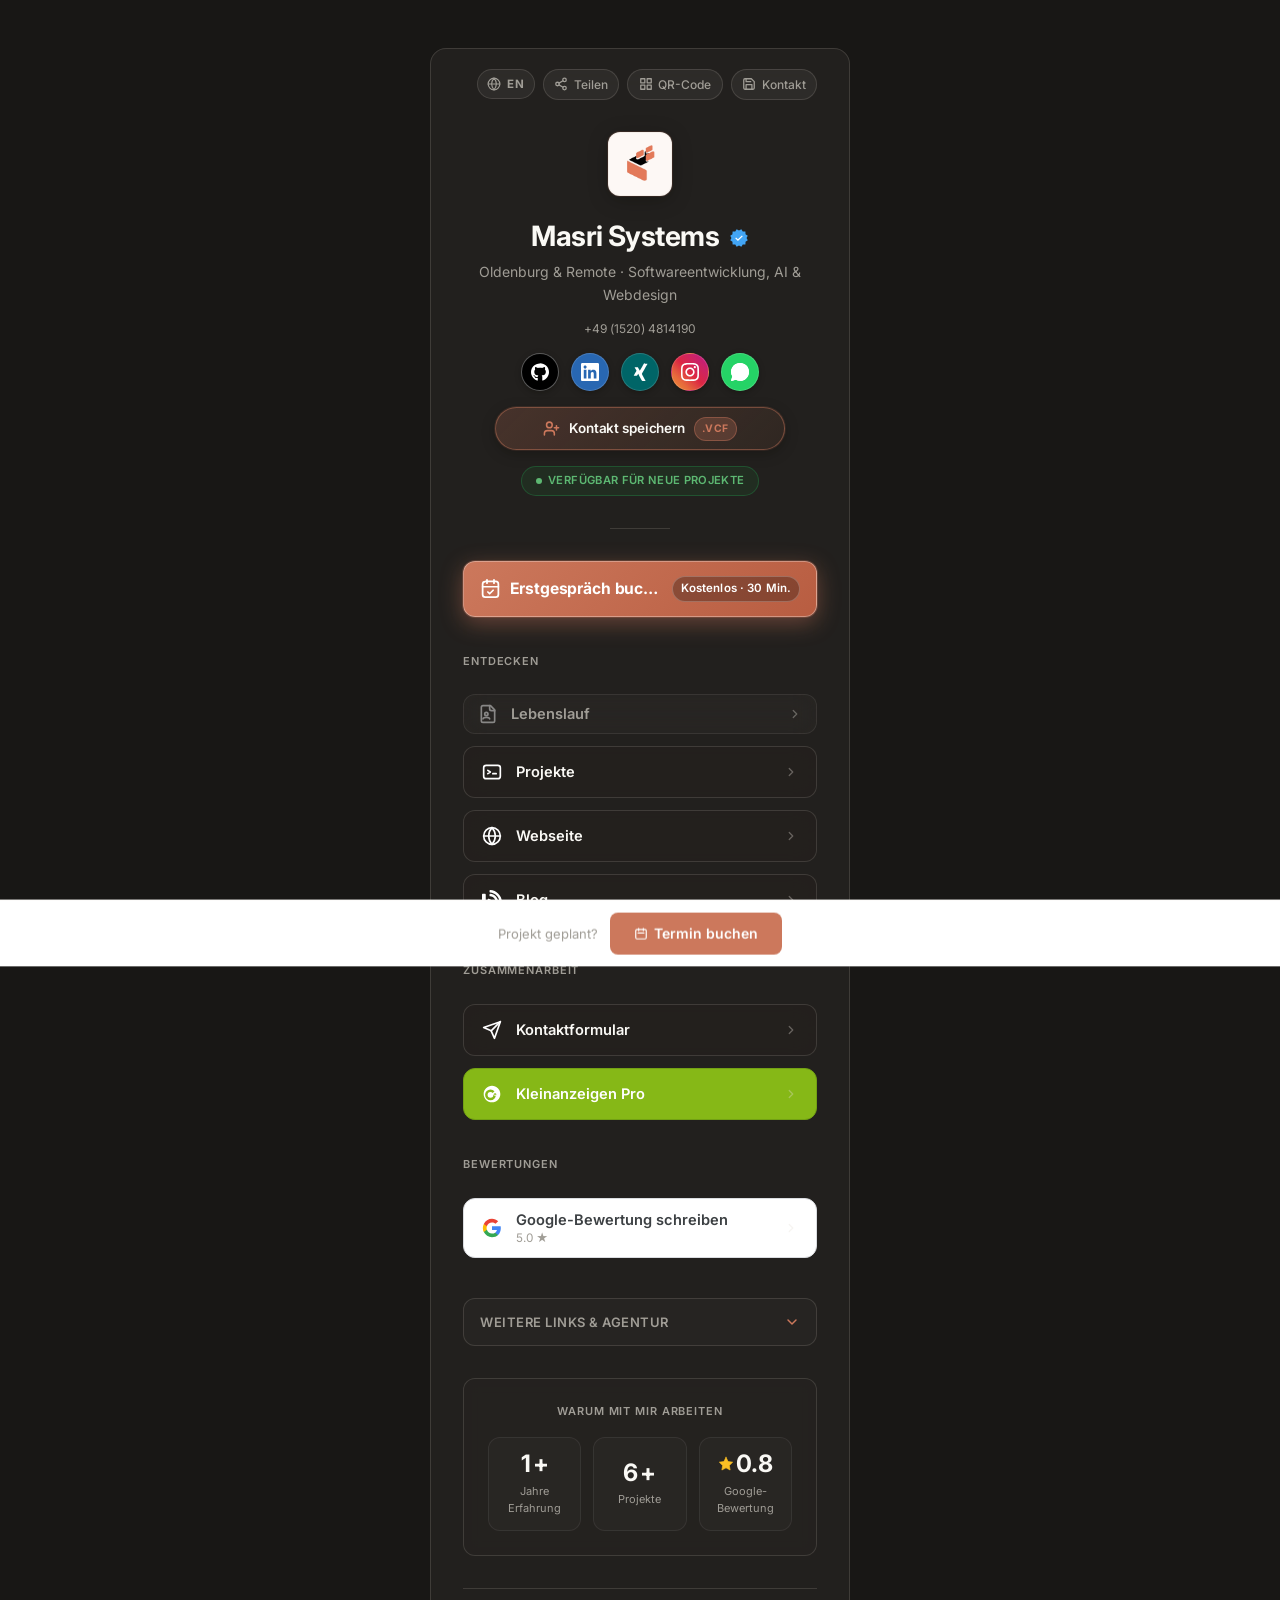
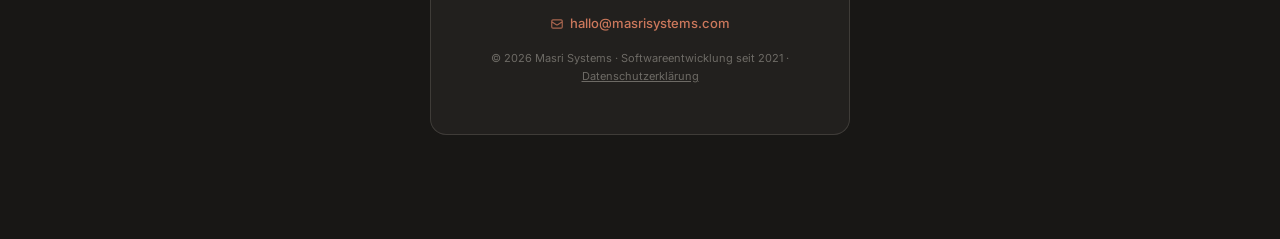
<file: index.html>
<!doctype html>
<html lang="de">
  <head>
    <!-- Core Meta -->
    <meta charset="utf-8" />
    <meta name="viewport" content="width=device-width, initial-scale=1" />
    <meta name="referrer" content="strict-origin-when-cross-origin" />
    <meta name="format-detection" content="telephone=no" />

    <!-- SEO -->
    <title>
      Masri Systems — Links | Oldenburg &amp; Remote · Softwareentwicklung, AI &amp; Webdesign
    </title>
    <meta
      name="description"
      content="Connect with Masri Systems — Oldenburg &amp; Remote · Softwareentwicklung, AI &amp; Webdesign. Book a consultation, explore projects, read the blog, and follow on social media."
    />
    <meta
      name="keywords"
      content="Masri Systems, Mohamad Masri, Softwareentwicklung, AI, Webdesign, Oldenburg, Freelance Developer, Laravel, PHP, JavaScript"
    />
    <meta name="author" content="Mohamad Masri" />
    <meta name="robots" content="index, follow" />
    <link rel="canonical" href="https://links.masrisystems.com/" />

    <!-- Open Graph / Facebook -->
    <meta property="og:type" content="website" />
    <meta property="og:site_name" content="Masri Systems" />
    <meta property="og:title" content="Masri Systems — Links &amp; Hub" />
    <meta
      property="og:description"
      content="Connect with Masri Systems — Oldenburg &amp; Remote · Softwareentwicklung, AI &amp; Webdesign. Book a consultation, explore projects, and follow on social media."
    />
    <meta property="og:url" content="https://links.masrisystems.com/" />
    <meta property="og:image" content="https://pub-342a3c651bc946c795585c46f7161a33.r2.dev/images/newLogo/masrisystems-logo-light-512x512-no-bg.png" />
    <meta property="og:locale" content="de_DE" />

    <!-- Twitter Card -->
    <meta name="twitter:card" content="summary" />
    <meta name="twitter:title" content="Masri Systems — Links &amp; Hub" />
    <meta
      name="twitter:description"
      content="Connect with Masri Systems — Oldenburg &amp; Remote · Softwareentwicklung, AI &amp; Webdesign."
    />
    <meta name="twitter:image" content="https://pub-342a3c651bc946c795585c46f7161a33.r2.dev/images/newLogo/masrisystems-logo-light-512x512-no-bg.png" />

    <!-- Geo Meta (Local SEO for Oldenburg) -->
    <meta name="geo.region" content="DE-NI" />
    <meta name="geo.placename" content="Oldenburg, Deutschland" />

    <!-- Favicon — SVG primary (modern browsers), PNG fallback with cache-bust -->
    <link rel="icon" type="image/svg+xml" href="images/masrisystems-logo-light.svg" />
    <link rel="icon" type="image/png" sizes="128x128" href="images/avatar.png?v=4" />
    <link rel="shortcut icon" href="images/avatar.png?v=4" />
    <link rel="apple-touch-icon" href="images/avatar@2x.png?v=4" />

    <!-- Preconnect (Performance — from Blade template pattern) -->
    <link rel="preconnect" href="https://fonts.bunny.net" crossorigin />
    <link rel="preconnect" href="https://masri.uber.space" crossorigin />

    <!-- Fonts — Inter from bunny.net -->
    <link
      rel="preload"
      as="style"
      href="https://fonts.bunny.net/css?family=inter:400,500,600,700"
    />
    <link href="https://fonts.bunny.net/css?family=inter:400,500,600,700" rel="stylesheet" />

    <!-- Stylesheets -->
    <link rel="stylesheet" href="css/reset.css" />
    <link rel="stylesheet" href="css/style.css?v=22" />
    <link rel="stylesheet" href="css/brands.css?v=7" />

    <!-- FOUC Prevention & Seamless Single-Piece Background -->
    <style>
      html {
        background-color: #181715;
      }
      body {
        background-color: #181715;
        background-repeat: no-repeat;
        background-position: center center;
        background-size: cover;
        background-attachment: fixed;
      }
    </style>

    <!-- Structured Data — Schema.org Organization & LocalBusiness -->
    <script type="application/ld+json">
      {
        "@context": "https://schema.org",
        "@graph": [
          {
            "@type": ["Organization", "LocalBusiness", "ProfessionalService"],
            "@id": "https://masrisystems.com/#organization",
            "name": "Masri Systems",
            "alternateName": "Masri Systems - Softwareentwicklung",
            "url": "https://masrisystems.com",
            "logo": "https://pub-342a3c651bc946c795585c46f7161a33.r2.dev/images/newLogo/masrisystems-logo-light-512x512-no-bg.png",
            "image": "https://pub-342a3c651bc946c795585c46f7161a33.r2.dev/images/newLogo/masrisystems-logo-light-512x512-no-bg.png",
            "telephone": "+4915204814190",
            "email": "hallo@masrisystems.com",
            "priceRange": "€€",
            "address": {
              "@type": "PostalAddress",
              "streetAddress": "Nettelbeckstraße",
              "postalCode": "26131",
              "addressLocality": "Oldenburg",
              "addressRegion": "Niedersachsen",
              "addressCountry": "DE"
            },
            "geo": {
              "@type": "GeoCoordinates",
              "latitude": 53.140118,
              "longitude": 8.188813
            },
            "openingHoursSpecification": {
              "@type": "OpeningHoursSpecification",
              "dayOfWeek": ["Monday", "Tuesday", "Wednesday", "Thursday", "Friday"],
              "opens": "09:00",
              "closes": "18:00"
            },
            "sameAs": [
              "https://github.com/masrisystems",
              "https://www.linkedin.com/company/masri-systems",
              "https://www.instagram.com/masrisystems/",
              "https://www.facebook.com/profile.php?id=61582289406696",
              "https://www.kleinanzeigen.de/pro/masrisystems",
              "https://masrisystems.com/blog",
              "https://g.page/r/CQl3_s6R1DkiEAE/review"
            ]
          },
          {
            "@type": "Person",
            "@id": "https://masrisystems.com/#founder",
            "name": "Mohamad Masri",
            "jobTitle": "Founder & Lead Systems Engineer",
            "worksFor": {
              "@id": "https://masrisystems.com/#organization"
            },
            "url": "https://resume.masrisystems.com/",
            "sameAs": [
              "https://github.com/masrisystems",
              "https://www.linkedin.com/in/mohamad-masri-89778915a/"
            ],
            "knowsAbout": [
              "Web Development",
              "Laravel",
              "Vue.js",
              "PHP",
              "JavaScript",
              "Software Engineering",
              "AI Workflow Automation"
            ]
          }
        ]
      }
    </script>
  </head>

  <body>
    <!-- Skip Link (Accessibility) -->
    <a href="#links" class="skip-link">Skip to links</a>

    <main class="page" id="page" role="main">
      <div class="card" id="card">
        <!-- Top Utility Bar -->
        <div class="card-top-bar">
          <button type="button" class="top-bar-btn lang-toggle-btn" id="langToggle" data-action="toggle-lang" aria-label="Zu Englisch wechseln / Switch to English">
            <svg width="14" height="14" viewBox="0 0 24 24" fill="none" stroke="currentColor" stroke-width="2" stroke-linecap="round" stroke-linejoin="round" aria-hidden="true"><circle cx="12" cy="12" r="10"></circle><line x1="2" y1="12" x2="22" y2="12"></line><path d="M12 2a15.3 15.3 0 0 1 4 10 15.3 15.3 0 0 1-4 10 15.3 15.3 0 0 1-4-10 15.3 15.3 0 0 1 4-10z"></path></svg>
            <span class="lang-indicator" id="langIndicator">EN</span>
          </button>
          <button type="button" class="top-bar-btn" data-action="share-profile" aria-label="Diese Links-Seite teilen">
            <svg width="14" height="14" viewBox="0 0 24 24" fill="none" stroke="currentColor" stroke-width="2.2" stroke-linecap="round" stroke-linejoin="round" aria-hidden="true"><circle cx="18" cy="5" r="3"></circle><circle cx="6" cy="12" r="3"></circle><circle cx="18" cy="19" r="3"></circle><line x1="8.59" y1="13.51" x2="15.42" y2="17.49"></line><line x1="15.41" y1="6.51" x2="8.59" y2="10.49"></line></svg>
            <span id="topBarShareText">Teilen</span>
          </button>
          <button type="button" class="top-bar-btn" data-action="open-qr-modal" aria-label="QR-Code-Modal öffnen">
            <svg width="14" height="14" viewBox="0 0 24 24" fill="none" stroke="currentColor" stroke-width="2.2" stroke-linecap="round" stroke-linejoin="round" aria-hidden="true"><rect x="3" y="3" width="7" height="7"></rect><rect x="14" y="3" width="7" height="7"></rect><rect x="14" y="14" width="7" height="7"></rect><rect x="3" y="14" width="7" height="7"></rect></svg>
            <span id="topBarQrText">QR-Code</span>
          </button>
          <button type="button" class="top-bar-btn" data-action="save-vcard" id="saveVcardBtn" aria-label="Visitenkarte als Kontakt speichern (.vcf)">
            <svg width="14" height="14" viewBox="0 0 24 24" fill="none" stroke="currentColor" stroke-width="2.2" stroke-linecap="round" stroke-linejoin="round" aria-hidden="true"><path d="M19 21H5a2 2 0 0 1-2-2V5a2 2 0 0 1 2-2h11l5 5v11a2 2 0 0 1-2 2z"></path><polyline points="17 21 17 13 7 13 7 21"></polyline><polyline points="7 3 7 8 15 8"></polyline></svg>
            <span id="topBarSaveContactText">Kontakt</span>
          </button>
        </div>

        <header class="profile">
          <a
            href="https://masrisystems.com/"
            target="_blank"
            rel="noopener"
            class="logo"
            aria-label="Visit Masri Systems website"
          >
            <img
              src="images/masrisystems-logo-light.webp"
              alt="Masri Systems Logo"
              width="44"
              height="44"
              loading="eager"
            />
          </a>
          <h1 class="focus-in-expand">
            Masri Systems
            <svg class="verified-icon" width="20" height="20" viewBox="0 0 48 48" aria-label="Verifiziert" role="img">
              <polygon fill="#42a5f5" points="29.62,3 33.053,8.308 39.367,8.624 39.686,14.937 44.997,18.367 42.116,23.995 45,29.62 39.692,33.053 39.376,39.367 33.063,39.686 29.633,44.997 24.005,42.116 18.38,45 14.947,39.692 8.633,39.376 8.314,33.063 3.003,29.633 5.884,24.005 3,18.38 8.308,14.947 8.624,8.633 14.937,8.314 18.367,3.003 23.995,5.884"></polygon>
              <polygon fill="#fff" points="21.396,31.255 14.899,24.76 17.021,22.639 21.428,27.046 30.996,17.772 33.084,19.926"></polygon>
            </svg>
          </h1>
          <p class="subtitle" id="profileSubtitle">Oldenburg &amp; Remote · Softwareentwicklung, AI &amp; Webdesign</p>
          <div class="contact-info">
            <a href="tel:+4915204814190" aria-label="Call Masri Systems">+49 (1520) 4814190</a>
          </div>

          <div class="social-quick-links" aria-label="Quick Social Links">
            <a
              href="https://github.com/masrisystems"
              target="_blank"
              rel="noopener"
              class="social-quick-link quick-github"
              aria-label="GitHub Profile"
            >
              <img src="images/icons/github.svg" alt="GitHub" width="18" height="18" />
            </a>
            <a
              href="https://www.linkedin.com/company/masri-systems"
              target="_blank"
              rel="noopener"
              class="social-quick-link quick-linkedin"
              aria-label="LinkedIn Company Page"
            >
              <img src="images/icons/linkedin.svg" alt="LinkedIn" width="18" height="18" />
            </a>
            <a
              href="https://www.xing.com/profile/Mohamad_Masri079683"
              target="_blank"
              rel="noopener"
              class="social-quick-link quick-xing"
              aria-label="XING Profile"
            >
              <img src="images/icons/xing.svg" alt="XING" width="18" height="18" />
            </a>
            <a
              href="https://www.instagram.com/masrisystems/"
              target="_blank"
              rel="noopener"
              class="social-quick-link quick-instagram"
              aria-label="Instagram Profile"
            >
              <img src="images/icons/instagram.svg" alt="Instagram" width="18" height="18" />
            </a>
            <a
              href="https://wa.me/4915204814190"
              target="_blank"
              rel="noopener"
              class="social-quick-link quick-whatsapp"
              aria-label="WhatsApp Chat"
            >
              <img src="images/icons/whatsapp.svg" alt="WhatsApp" width="18" height="18" />
            </a>
          </div>

          <!-- Prominent Save Contact (vCard) Action Button -->
          <div class="header-vcard-wrapper">
            <a
              href="masrisystems.vcf"
              download="Masri_Systems.vcf"
              class="header-vcard-btn"
              id="headerSaveContactBtn"
              data-action="save-vcard"
              role="button"
              aria-label="Masri Systems als Kontakt im Smartphone speichern (.vcf)"
            >
              <svg
                class="header-vcard-icon"
                width="17"
                height="17"
                viewBox="0 0 24 24"
                fill="none"
                stroke="currentColor"
                stroke-width="2.2"
                stroke-linecap="round"
                stroke-linejoin="round"
                aria-hidden="true"
              >
                <path d="M16 21v-2a4 4 0 0 0-4-4H6a4 4 0 0 0-4 4v2"></path>
                <circle cx="9" cy="7" r="4"></circle>
                <line x1="19" y1="8" x2="19" y2="14"></line>
                <line x1="22" y1="11" x2="16" y2="11"></line>
              </svg>
              <span class="header-vcard-text" id="headerSaveContactText">Kontakt speichern</span>
              <span class="header-vcard-badge">.vcf</span>
            </a>
          </div>

          <div class="availability-badge" id="availabilityBadge" aria-label="Aktuell verfügbar für Projekte">
            <span class="pulse-dot" aria-hidden="true"></span>
            <span id="availabilityText">Verfügbar für Projekte</span>
          </div>
        </header>

        <hr class="divider" aria-hidden="true" />

        <nav
          class="button-stack"
          id="links"
          role="navigation"
          aria-label="Social and business links"
        >
          <!-- Primary Hero Call-to-Action: Book a Call -->
          <a
            class="button button-hero-cta"
            id="heroCtaBtn"
            href="https://cal.com/masrisystems-f7j951/30min?duration=30"
            target="_blank"
            rel="noopener"
            role="button"
            aria-label="Kostenloses 30-Minuten-Gespräch via Cal.com buchen"
          >
            <span class="hero-cta-main">
              <img
                class="icon"
                aria-hidden="true"
                src="images/icons/calendar.svg"
                alt=""
                width="22"
                height="22"
              />
              <span class="hero-cta-title" id="heroCtaTitle">Erstgespräch buchen</span>
            </span>
            <span class="hero-cta-badge" id="heroCtaBadge">Kostenlos · 30 Min.</span>
          </a>

          <div class="button-group-separator"></div>

          <!-- Section: Entdecken / Career & Tech -->
          <span class="section-label" aria-hidden="true">Entdecken</span>
          <a
            class="button button-resume"
            href="https://masrisystems.com/"
            target="_blank"
            rel="noopener"
            role="button"
            aria-label="Lebenslauf auf masrisystems.com ansehen"
          >
            <img
              class="icon"
              aria-hidden="true"
              src="images/icons/resume.svg"
              alt=""
              width="19"
              height="19"
            /><span class="button-label-group"><span class="button-title">Lebenslauf</span></span><svg class="button-arrow" width="14" height="14" viewBox="0 0 24 24" fill="none" stroke="currentColor" stroke-width="2.2" stroke-linecap="round" stroke-linejoin="round" aria-hidden="true"><polyline points="9 18 15 12 9 6"></polyline></svg>
          </a>
          <a
            class="button button-default"
            href="https://masrisystems.com/brain/projects/"
            target="_blank"
            rel="noopener"
            role="button"
            aria-label="Digitale Flaggschiffe & Kundenprojekte ansehen"
          >
            <img
              class="icon"
              aria-hidden="true"
              src="images/icons/projects.svg"
              alt=""
              width="19"
              height="19"
            /><span class="button-label-group"><span class="button-title">Projekte</span></span><svg class="button-arrow" width="14" height="14" viewBox="0 0 24 24" fill="none" stroke="currentColor" stroke-width="2.2" stroke-linecap="round" stroke-linejoin="round" aria-hidden="true"><polyline points="9 18 15 12 9 6"></polyline></svg>
          </a>
          <a
            class="button button-default"
            href="https://masrisystems.com/"
            target="_blank"
            rel="noopener"
            role="button"
            aria-label="Offizielle Webseite masrisystems.com besuchen"
          >
            <img
              class="icon"
              aria-hidden="true"
              src="images/icons/globe.svg"
              alt=""
              width="19"
              height="19"
            /><span class="button-label-group"><span class="button-title">Webseite</span></span><svg class="button-arrow" width="14" height="14" viewBox="0 0 24 24" fill="none" stroke="currentColor" stroke-width="2.2" stroke-linecap="round" stroke-linejoin="round" aria-hidden="true"><polyline points="9 18 15 12 9 6"></polyline></svg>
          </a>
          <a
            class="button button-default"
            href="https://masrisystems.com/blog"
            target="_blank"
            rel="noopener"
            role="button"
            aria-label="Blog auf masrisystems.com/blog lesen"
          >
            <img
              class="icon"
              aria-hidden="true"
              src="images/icons/blog.svg"
              alt=""
              width="19"
              height="19"
            /><span class="button-label-group"><span class="button-title">Blog</span></span><svg class="button-arrow" width="14" height="14" viewBox="0 0 24 24" fill="none" stroke="currentColor" stroke-width="2.2" stroke-linecap="round" stroke-linejoin="round" aria-hidden="true"><polyline points="9 18 15 12 9 6"></polyline></svg>
          </a>

          <div class="button-group-separator"></div>

          <!-- Section: Zusammenarbeit -->
          <span class="section-label" aria-hidden="true">Zusammenarbeit</span>
          <a
            class="button button-default"
            href="https://masrisystems.com/contact"
            target="_blank"
            rel="noopener"
            role="button"
            aria-label="Kontaktformular auf masrisystems.com öffnen"
          >
            <img
              class="icon"
              aria-hidden="true"
              src="images/icons/contact.svg"
              alt=""
              width="19"
              height="19"
            /><span class="button-label-group"><span class="button-title">Kontaktformular</span></span><svg class="button-arrow" width="14" height="14" viewBox="0 0 24 24" fill="none" stroke="currentColor" stroke-width="2.2" stroke-linecap="round" stroke-linejoin="round" aria-hidden="true"><polyline points="9 18 15 12 9 6"></polyline></svg>
          </a>
          <a
            class="button button-kleinanzeigen"
            href="https://www.kleinanzeigen.de/pro/masrisystems"
            target="_blank"
            rel="noopener"
            role="button"
            aria-label="Masri Systems auf Kleinanzeigen Pro"
          >
            <img
              class="icon"
              aria-hidden="true"
              src="images/icons/kleinanzeigen.svg"
              alt=""
              width="19"
              height="19"
            /><span class="button-label-group"><span class="button-title">Kleinanzeigen Pro</span></span><svg class="button-arrow" width="14" height="14" viewBox="0 0 24 24" fill="none" stroke="currentColor" stroke-width="2.2" stroke-linecap="round" stroke-linejoin="round" aria-hidden="true"><polyline points="9 18 15 12 9 6"></polyline></svg>
          </a>

          <div class="button-group-separator"></div>

          <!-- Section: Bewertungen -->
          <span class="section-label" aria-hidden="true">Bewertungen</span>
          <a
            class="button button-google"
            href="https://g.page/r/CQl3_s6R1DkiEAE/review"
            target="_blank"
            rel="noopener"
            role="button"
            aria-label="Google-Bewertung abgeben"
          >
            <img
              class="icon"
              aria-hidden="true"
              src="images/icons/google.svg"
              alt=""
              width="19"
              height="19"
            /><span class="button-label-group"><span class="button-title">Google-Bewertung schreiben</span><span class="button-subtitle">5.0 ★</span></span><svg class="button-arrow" width="14" height="14" viewBox="0 0 24 24" fill="none" stroke="currentColor" stroke-width="2.2" stroke-linecap="round" stroke-linejoin="round" aria-hidden="true"><polyline points="9 18 15 12 9 6"></polyline></svg>
          </a>

          <div class="button-group-separator"></div>

          <!-- Section: Collapsed Secondary / Agency Links -->
          <details class="secondary-collapse" id="secondaryLinksDetails">
            <summary class="secondary-summary" id="secondarySummary">
              <span id="secondarySummaryLabel">Weitere Links &amp; Agentur</span>
              <svg class="chevron-icon" width="16" height="16" viewBox="0 0 24 24" fill="none" stroke="currentColor" stroke-width="2.2" stroke-linecap="round" stroke-linejoin="round" aria-hidden="true">
                <polyline points="6 9 12 15 18 9"></polyline>
              </svg>
            </summary>
            <div class="secondary-content">
              <a
                class="button button-default"
                href="hub.html"
                role="button"
                aria-label="Leistungen & Agentur-Hub entdecken"
              >
                <img
                  class="icon"
                  aria-hidden="true"
                  src="images/icons/hub.svg"
                  alt=""
                  width="19"
                  height="19"
                /><span class="button-label-group"><span class="button-title">Agentur-Hub</span></span><svg class="button-arrow" width="14" height="14" viewBox="0 0 24 24" fill="none" stroke="currentColor" stroke-width="2.2" stroke-linecap="round" stroke-linejoin="round" aria-hidden="true"><polyline points="9 18 15 12 9 6"></polyline></svg>
              </a>
              <a
                class="button button-default"
                href="certificates.html"
                role="button"
                aria-label="Zertifikate und Nachweise ansehen"
              >
                <img
                  class="icon"
                  aria-hidden="true"
                  src="images/icons/certificate.svg"
                  alt=""
                  width="19"
                  height="19"
                /><span class="button-label-group"><span class="button-title">Zertifikate</span></span><svg class="button-arrow" width="14" height="14" viewBox="0 0 24 24" fill="none" stroke="currentColor" stroke-width="2.2" stroke-linecap="round" stroke-linejoin="round" aria-hidden="true"><polyline points="9 18 15 12 9 6"></polyline></svg>
              </a>
              <a
                class="button button-obsidian"
                href="https://omnivault.masrisystems.com/"
                target="_blank"
                rel="noopener"
                role="button"
                aria-label="Omnivault AI Obsidian-Vorlage entdecken"
              >
                <img
                  class="icon"
                  aria-hidden="true"
                  src="images/icons/obsidian.svg"
                  alt=""
                  width="19"
                  height="19"
                /><span class="button-label-group"><span class="button-title">Omnivault AI</span></span><svg class="button-arrow" width="14" height="14" viewBox="0 0 24 24" fill="none" stroke="currentColor" stroke-width="2.2" stroke-linecap="round" stroke-linejoin="round" aria-hidden="true"><polyline points="9 18 15 12 9 6"></polyline></svg>
              </a>
              <a
                class="button button-github"
                href="https://github.com/sponsors/Masrisystems"
                target="_blank"
                rel="noopener"
                role="button"
                aria-label="Masri Systems auf GitHub unterstützen"
              >
                <img
                  class="icon"
                  aria-hidden="true"
                  src="images/icons/heart-sponsor.svg"
                  alt=""
                  width="19"
                  height="19"
                /><span class="button-label-group"><span class="button-title">GitHub Sponsors</span></span><svg class="button-arrow" width="14" height="14" viewBox="0 0 24 24" fill="none" stroke="currentColor" stroke-width="2.2" stroke-linecap="round" stroke-linejoin="round" aria-hidden="true"><polyline points="9 18 15 12 9 6"></polyline></svg>
              </a>
              <a
                class="button button-facebook"
                href="https://www.facebook.com/profile.php?id=61582289406696"
                target="_blank"
                rel="noopener"
                role="button"
                aria-label="Masri Systems auf Facebook"
              >
                <img
                  class="icon"
                  aria-hidden="true"
                  src="images/icons/facebook.svg"
                  alt=""
                  width="19"
                  height="19"
                /><span class="button-label-group"><span class="button-title">Facebook</span></span><svg class="button-arrow" width="14" height="14" viewBox="0 0 24 24" fill="none" stroke="currentColor" stroke-width="2.2" stroke-linecap="round" stroke-linejoin="round" aria-hidden="true"><polyline points="9 18 15 12 9 6"></polyline></svg>
              </a>
            </div>
          </details>
        </nav>

        <section class="trust-section" aria-label="Experience highlights">
          <h2 class="trust-title" id="trustTitle">Warum Masri Systems</h2>
          <div class="trust-stats">
            <a href="https://masrisystems.com/" target="_blank" rel="noopener" class="trust-stat" id="statExpLink" aria-label="5+ Jahre Erfahrung — Lebenslauf ansehen">
              <span class="stat-value"><span class="counter" data-target="5">5</span>+</span>
              <span class="stat-label" id="statExpLabel">Jahre Erfahrung</span>
            </a>
            <a href="https://masrisystems.com/brain/projects/" target="_blank" rel="noopener" class="trust-stat" id="statProjLink" aria-label="40+ Projekte — Referenzen ansehen">
              <span class="stat-value"><span class="counter" data-target="40">40</span>+</span>
              <span class="stat-label" id="statProjLabel">Projekte</span>
            </a>
            <a href="https://g.page/r/CQl3_s6R1DkiEAE/review" target="_blank" rel="noopener" class="trust-stat" id="statReviewLink" aria-label="Google-Bewertung 5.0 — Rezensionen auf Google Maps ansehen">
              <span class="stat-value">
                <svg class="star-icon" width="16" height="16" viewBox="0 0 24 24" fill="#fbbf24" stroke="#fbbf24" stroke-width="1" stroke-linecap="round" stroke-linejoin="round" aria-hidden="true"><polygon points="12 2 15.09 8.26 22 9.27 17 14.14 18.18 21.02 12 17.77 5.82 21.02 7 14.14 2 9.27 8.91 8.26 12 2"></polygon></svg>
                <span class="counter" data-target="5.0" data-decimals="1">5.0</span>
              </span>
              <span class="stat-label" id="statReviewLabel">Google-Bewertung</span>
            </a>
          </div>
        </section>

        <footer class="footer" role="contentinfo">
          <a
            href="mailto:hallo@masrisystems.com"
            class="email-link"
            id="footerEmailLink"
            aria-label="E-Mail an hallo@masrisystems.com senden"
          >
            <svg
              class="email-icon"
              fill="none"
              stroke="currentColor"
              viewBox="0 0 24 24"
              xmlns="http://www.w3.org/2000/svg"
              aria-hidden="true"
            >
              <path
                stroke-linecap="round"
                stroke-linejoin="round"
                stroke-width="2"
                d="M3 8l7.89 5.26a2 2 0 002.22 0L21 8M5 19h14a2 2 0 002-2V7a2 2 0 00-2-2H5a2 2 0 00-2 2v10a2 2 0 002 2z"
              />
            </svg>
            hallo@masrisystems.com
          </a>
          <p class="copyright" id="footerCopyright">
            © 2026 Masri Systems · Softwareentwicklung seit 2021 ·
            <a href="https://masrisystems.com/privacy-policy" target="_blank" rel="noopener" style="color: inherit; text-decoration: underline"
              >Datenschutzerklärung</a
            >
          </p>
        </footer>

        <div class="print-qr-block" aria-hidden="true">
          <div class="print-qr-info">
            <div class="print-qr-title">Masri Systems · Links &amp; Hub</div>
            <div class="print-qr-desc">Scannen oder online aufrufen für interaktive Links, Terminbuchung &amp; Projekte.</div>
            <div class="print-qr-url">https://links.masrisystems.com</div>
          </div>
          <img src="images/qr-code.png" alt="Masri Systems Links QR Code" width="60" height="60" />
        </div>
      </div>
    </main>

    <!-- Sticky CTA Bar -->
    <div class="sticky-cta" id="stickyCta" role="complementary" aria-label="Quick actions">
      <span class="sticky-cta-text" id="stickyCtaText">Projekt anfragen</span>
      <a
        href="https://cal.com/masrisystems-f7j951/30min?duration=30"
        target="_blank"
        rel="noopener"
        class="sticky-cta-button heartbeat"
        id="stickyCtaBtn"
      >
        <svg
          width="14"
          height="14"
          fill="none"
          stroke="currentColor"
          viewBox="0 0 24 24"
          aria-hidden="true"
        >
          <path
            stroke-linecap="round"
            stroke-linejoin="round"
            stroke-width="2"
            d="M8 7V3m8 4V3m-9 8h10M5 21h14a2 2 0 002-2V7a2 2 0 00-2-2H5a2 2 0 00-2 2v12a2 2 0 002 2z"
          />
        </svg>
        <span id="stickyCtaBtnText">Termin buchen</span>
      </a>
    </div>

    <!-- QR Full-screen Modal Backdrop -->
    <div class="qr-modal-backdrop" id="qrModalBackdrop" role="dialog" aria-modal="true" aria-labelledby="qrModalTitle" tabindex="-1">
      <div class="qr-modal">
        <button type="button" class="qr-modal-close" data-action="close-qr-modal" id="qrModalCloseBtn" aria-label="QR-Modal schließen">
          <svg width="18" height="18" viewBox="0 0 24 24" fill="none" stroke="currentColor" stroke-width="2.2" stroke-linecap="round" stroke-linejoin="round" aria-hidden="true">
            <line x1="18" y1="6" x2="6" y2="18"></line><line x1="6" y1="6" x2="18" y2="18"></line>
          </svg>
        </button>
        <h2 class="qr-modal-title" id="qrModalTitle">Scannen zum Vernetzen</h2>
        <p class="qr-modal-subtitle" id="qrModalSubtitle">Kamera auf den QR-Code richten, um Masri Systems Links direkt zu öffnen</p>
        <div class="qr-modal-frame">
          <img src="images/qr-code.png?v=3" alt="Masri Systems Links QR Code" width="220" height="220" />
        </div>
        <div class="qr-modal-actions">
          <button type="button" class="button-action button-share-main" data-action="share-profile" aria-label="Share via native share sheet">
            <svg class="action-icon" width="16" height="16" viewBox="0 0 24 24" fill="none" stroke="currentColor" stroke-width="2.2" stroke-linecap="round" stroke-linejoin="round" aria-hidden="true">
              <circle cx="18" cy="5" r="3"></circle><circle cx="6" cy="12" r="3"></circle><circle cx="18" cy="19" r="3"></circle><line x1="8.59" y1="13.51" x2="15.42" y2="17.49"></line><line x1="15.41" y1="6.51" x2="8.59" y2="10.49"></line>
            </svg>
            <span id="qrShareMainText">Teilen via AirDrop, Quick Share, WhatsApp...</span>
          </button>
          <a href="images/qr-code.png" download="masrisystems-links-qr.png" class="button-action button-qr-expand" aria-label="Download QR code image">
            <svg class="action-icon" width="16" height="16" viewBox="0 0 24 24" fill="none" stroke="currentColor" stroke-width="2.2" stroke-linecap="round" stroke-linejoin="round" aria-hidden="true">
              <path d="M21 15v4a2 2 0 0 1-2 2H5a2 2 0 0 1-2-2v-4"></path><polyline points="7 10 12 15 17 10"></polyline><line x1="12" y1="15" x2="12" y2="3"></line>
            </svg>
            <span id="qrDownloadText">QR-Code herunterladen</span>
          </a>
          <button type="button" class="button-action button-qr-expand" data-action="copy-link" aria-label="Copy page link to clipboard">
            <svg class="action-icon" width="16" height="16" viewBox="0 0 24 24" fill="none" stroke="currentColor" stroke-width="2.2" stroke-linecap="round" stroke-linejoin="round" aria-hidden="true">
              <rect x="9" y="9" width="13" height="13" rx="2" ry="2"></rect><path d="M5 15H4a2 2 0 0 1-2-2V4a2 2 0 0 1 2-2h9a2 2 0 0 1 2 2v1"></path>
            </svg>
            <span id="qrCopyLinkText">Link kopieren</span>
          </button>
          <button type="button" class="button-action button-qr-expand" data-action="save-vcard" id="qrSaveVcardBtn" aria-label="Visitenkarte / Kontakt als .vcf speichern">
            <svg class="action-icon" width="16" height="16" viewBox="0 0 24 24" fill="none" stroke="currentColor" stroke-width="2.2" stroke-linecap="round" stroke-linejoin="round" aria-hidden="true">
              <path d="M19 21H5a2 2 0 0 1-2-2V5a2 2 0 0 1 2-2h11l5 5v11a2 2 0 0 1-2 2z"></path><polyline points="17 21 17 13 7 13 7 21"></polyline><polyline points="7 3 7 8 15 8"></polyline>
            </svg>
            <span id="qrSaveContactText">Visitenkarte (.vcf) speichern</span>
          </button>
        </div>
      </div>
    </div>

    <!-- Toast Notification -->
    <div class="share-toast" id="shareToast" role="status" aria-live="polite"></div>

    <script>
      const I18N = {
        de: {
          langCode: "de",
          nextLang: "en",
          toggleLabel: "Zu Englisch wechseln / Switch to English",
          toggleText: "EN",
          share: "Teilen",
          shareProfileAria: "Diese Links-Seite teilen",
          qrCode: "QR-Code",
          qrModalAria: "QR-Code-Modal öffnen",
          verified: "Verifiziert",
          available: "Verfügbar für neue Projekte",
          whyWork: "Warum mit mir arbeiten",
          yearsExp: "Jahre Erfahrung",
          projects: "Projekte",
          googleRating: "Google-Bewertung",
          buildingSince: "Softwareentwicklung seit 2021",
          privacyPolicy: "Datenschutzerklärung",
          stickyText: "Projekt geplant?",
          stickyBtn: "Termin buchen",
          qrModalCloseAria: "QR-Modal schließen",
          qrModalTitle: "Scannen zum Vernetzen",
          qrModalSubtitle: "Kamera auf den QR-Code richten, um Masri Systems Links direkt zu öffnen",
          qrShareMain: "Teilen via AirDrop, Quick Share, WhatsApp...",
          qrDownload: "QR-Code herunterladen",
          qrCopyLink: "Link kopieren",
          linkCopied: "Link in die Zwischenablage kopiert!",
          shareTitle: "Masri Systems — Links",
          shareText: "Masri Systems — Oldenburg & Remote · Softwareentwicklung, AI & Webdesign:\n",
          subtitle: "Oldenburg & Remote · Softwareentwicklung, AI & Webdesign",
          vcard: "Kontakt",
          vcardAria: "Visitenkarte als Kontakt speichern (.vcf)",
          vcardDownload: "Visitenkarte (.vcf) speichern",
          vcardDownloaded: "Visitenkarte heruntergeladen!",
          heroCtaTitle: "Erstgespräch vereinbaren",
          heroCtaBadge: "Kostenlos · 30 Min.",
          heroCtaAria: "Kostenloses 30-Minuten-Gespräch via Cal.com buchen",
          moreLinks: "Weitere Links & Agentur",
          saveContact: "Kontakt speichern",
          saveContactAria: "Masri Systems als Kontakt im Smartphone speichern (.vcf)"
        },
        en: {
          langCode: "en",
          nextLang: "de",
          toggleLabel: "Auf Deutsch umschalten / Switch to German",
          toggleText: "DE",
          share: "Share",
          shareProfileAria: "Share this links page",
          qrCode: "QR Code",
          qrModalAria: "Open QR code modal",
          verified: "Verified",
          available: "Available for Projects",
          whyWork: "Why work with me",
          yearsExp: "Years Experience",
          projects: "Projects",
          googleRating: "Google Rating",
          buildingSince: "Building software since 2021",
          privacyPolicy: "Privacy Policy",
          stickyText: "Let's work together",
          stickyBtn: "Book a Call",
          qrModalCloseAria: "Close QR modal",
          qrModalTitle: "Scan to Connect",
          qrModalSubtitle: "Point your phone camera to open Masri Systems Links instantly",
          qrShareMain: "Share via AirDrop, Quick Share, WhatsApp...",
          qrDownload: "Download QR Code",
          qrCopyLink: "Copy Link",
          linkCopied: "Link copied to clipboard!",
          shareTitle: "Masri Systems — Links",
          shareText: "Connect with Masri Systems — Oldenburg & Remote · Software Development, AI & Web Design:\n",
          subtitle: "Oldenburg & Remote · Software Development, AI & Web Design",
          vcard: "Contact",
          vcardAria: "Save business card to contacts (.vcf)",
          vcardDownload: "Save Contact (.vcf)",
          vcardDownloaded: "Contact card downloaded!",
          heroCtaTitle: "Book a Free Call",
          heroCtaBadge: "Free · 30 Min",
          heroCtaAria: "Book a free 30-minute call via Cal.com",
          moreLinks: "More Links & Agency",
          saveContact: "Save Contact",
          saveContactAria: "Save Masri Systems to smartphone contacts (.vcf)"
        }
      }

      function getInitialLanguage() {
        const urlParam = new URLSearchParams(window.location.search).get("lang")
        if (urlParam === "en" || urlParam === "de") {
          return urlParam
        }
        try {
          const stored = localStorage.getItem("links_lang")
          if (stored === "en" || stored === "de") {
            return stored
          }
        } catch (e) {}
        return "de" // Default German for German job fair & local audience
      }

      let currentLang = getInitialLanguage()
      let cachedProfile = null

      function updateStaticTexts() {
        const t = I18N[currentLang] || I18N.de
        document.documentElement.lang = currentLang

        const subtitleEl = document.getElementById("profileSubtitle") || document.querySelector(".profile .subtitle")
        if (subtitleEl) subtitleEl.textContent = t.subtitle

        const topBarSaveContactText = document.getElementById("topBarSaveContactText")
        if (topBarSaveContactText) topBarSaveContactText.textContent = t.vcard

        const saveVcardBtn = document.getElementById("saveVcardBtn")
        if (saveVcardBtn) saveVcardBtn.setAttribute("aria-label", t.vcardAria)

        const headerSaveContactText = document.getElementById("headerSaveContactText")
        if (headerSaveContactText) headerSaveContactText.textContent = t.saveContact

        const headerSaveContactBtn = document.getElementById("headerSaveContactBtn")
        if (headerSaveContactBtn) headerSaveContactBtn.setAttribute("aria-label", t.saveContactAria)

        const qrSaveVcardBtn = document.getElementById("qrSaveVcardBtn")
        if (qrSaveVcardBtn) qrSaveVcardBtn.setAttribute("aria-label", t.vcardAria)

        const qrSaveContactText = document.getElementById("qrSaveContactText")
        if (qrSaveContactText) qrSaveContactText.textContent = t.vcardDownload

        const stickyText = document.getElementById("stickyCtaText")
        if (stickyText) stickyText.textContent = t.stickyText

        const stickyBtnText = document.getElementById("stickyCtaBtnText")
        if (stickyBtnText) stickyBtnText.textContent = t.stickyBtn

        const qrCloseBtn = document.getElementById("qrModalCloseBtn")
        if (qrCloseBtn) qrCloseBtn.setAttribute("aria-label", t.qrModalCloseAria)

        const qrTitle = document.getElementById("qrModalTitle")
        if (qrTitle) qrTitle.textContent = t.qrModalTitle

        const qrSubtitle = document.getElementById("qrModalSubtitle")
        if (qrSubtitle) qrSubtitle.textContent = t.qrModalSubtitle

        const qrShareMain = document.getElementById("qrShareMainText")
        if (qrShareMain) qrShareMain.textContent = t.qrShareMain

        const qrDownload = document.getElementById("qrDownloadText")
        if (qrDownload) qrDownload.textContent = t.qrDownload

        const qrCopyLink = document.getElementById("qrCopyLinkText")
        if (qrCopyLink) qrCopyLink.textContent = t.qrCopyLink

        const heroCtaTitle = document.getElementById("heroCtaTitle")
        if (heroCtaTitle) heroCtaTitle.textContent = t.heroCtaTitle

        const heroCtaBadge = document.getElementById("heroCtaBadge")
        if (heroCtaBadge) heroCtaBadge.textContent = t.heroCtaBadge

        const heroCtaBtn = document.getElementById("heroCtaBtn")
        if (heroCtaBtn) heroCtaBtn.setAttribute("aria-label", t.heroCtaAria)

        const secondarySummaryLabel = document.getElementById("secondarySummaryLabel")
        if (secondarySummaryLabel) secondarySummaryLabel.textContent = t.moreLinks
      }

      function toggleLanguage() {
        currentLang = currentLang === "de" ? "en" : "de"
        try {
          localStorage.setItem("links_lang", currentLang)
          const url = new URL(window.location.href)
          url.searchParams.set("lang", currentLang)
          window.history.replaceState({}, "", url.toString())
        } catch (e) {}

        updateStaticTexts()
        if (cachedProfile) {
          render(cachedProfile)
        }
      }

      function render(profile) {
        cachedProfile = profile
        const t = I18N[currentLang] || I18N.de
        updateStaticTexts()

        // Set background image as seamless single piece
        if (profile.company && profile.company.background_url) {
          document.body.style.backgroundImage = `url('${profile.company.background_url}')`
          document.body.style.backgroundRepeat = 'no-repeat'
          document.body.style.backgroundPosition = 'center center'
          document.body.style.backgroundSize = 'cover'
          document.body.style.backgroundAttachment = 'fixed'
        }

        let delay = 0.05

        // Featured Hero CTA (Book a Call)
        let heroCtaHtml = ""
        if (profile.featured_cta && profile.featured_cta.active !== false) {
          const cta = profile.featured_cta
          const title = cta["name_" + currentLang] || cta.name || t.heroCtaTitle
          const badge = cta["badge_" + currentLang] || cta.badge || t.heroCtaBadge
          const aria = cta["aria_label_" + currentLang] || cta.aria_label || t.heroCtaAria
          const link = cta.link || "https://cal.com/masrisystems-f7j951/30min?duration=30"
          const logo = cta.logo || "images/icons/calendar.svg"
          const cls = cta.class || "button-hero-cta"

          heroCtaHtml = `
            <!-- Primary Hero Call-to-Action: Book a Call -->
            <a
              class="button ${cls}"
              id="heroCtaBtn"
              href="${link}"
              target="_blank"
              rel="noopener"
              role="button"
              aria-label="${aria}"
              style="animation-delay: ${delay.toFixed(2)}s"
            >
              <span class="hero-cta-main">
                <img
                  class="icon"
                  aria-hidden="true"
                  src="${logo}"
                  alt=""
                  width="22"
                  height="22"
                />
                <span class="hero-cta-title" id="heroCtaTitle">${title}</span>
              </span>
              <span class="hero-cta-badge" id="heroCtaBadge">${badge}</span>
            </a>
            <div class="button-group-separator"></div>
          `
          delay += 0.05
        }

        // Generate buttons dynamic HTML
        let buttonsHtml = ""
        if (profile.sections && Array.isArray(profile.sections)) {
          profile.sections.forEach((section, sIndex) => {
            if (sIndex > 0) {
              buttonsHtml += `<div class="button-group-separator"></div>`
            }
            const sectionLabel = section["label_" + currentLang] || section.label
            const isCollapsed = Boolean(section.collapsed)

            let sectionButtonsHtml = ""
            if (section.buttons && Array.isArray(section.buttons)) {
              section.buttons.forEach((btn) => {
                if (btn.active !== false) {
                  const isExternal = btn.link.startsWith("http")
                  const targetAttr = isExternal ? 'target="_blank" rel="noopener"' : ""
                  const btnName = btn["name_" + currentLang] || btn.name
                  const btnAria = btn["aria_label_" + currentLang] || btn.aria_label || btnName
                  const parenMatch = btnName.match(/^(.*?)\s*\(([^)]+)\)$/)
                  const titleText = btn["title_" + currentLang] || btn.title || (parenMatch ? parenMatch[1] : btnName)
                  const subText = btn["subtitle_" + currentLang] || btn.subtitle || (parenMatch ? parenMatch[2] : "")

                  const textContentHtml = subText 
                    ? `<span class="button-label-group"><span class="button-title">${titleText}</span><span class="button-subtitle">${subText}</span></span>`
                    : `<span class="button-label-group"><span class="button-title">${btnName}</span></span>`

                  sectionButtonsHtml += `
                    <a class="button ${btn.class}" href="${btn.link}" ${targetAttr} role="button" style="animation-delay: ${delay.toFixed(2)}s" aria-label="${btnAria}">
                      <img class="icon" aria-hidden="true" src="${btn.logo}" alt="" width="19" height="19">${textContentHtml}<svg class="button-arrow" width="14" height="14" viewBox="0 0 24 24" fill="none" stroke="currentColor" stroke-width="2.2" stroke-linecap="round" stroke-linejoin="round" aria-hidden="true"><polyline points="9 18 15 12 9 6"></polyline></svg>
                    </a>
                  `
                  delay += 0.05
                }
              })
            }

            if (isCollapsed) {
              buttonsHtml += `
                <details class="secondary-collapse" id="secondaryLinksDetails">
                  <summary class="secondary-summary" id="secondarySummary">
                    <span id="secondarySummaryLabel">${sectionLabel}</span>
                    <svg class="chevron-icon" width="16" height="16" viewBox="0 0 24 24" fill="none" stroke="currentColor" stroke-width="2.2" stroke-linecap="round" stroke-linejoin="round" aria-hidden="true">
                      <polyline points="6 9 12 15 18 9"></polyline>
                    </svg>
                  </summary>
                  <div class="secondary-content">
                    ${sectionButtonsHtml}
                  </div>
                </details>
              `
            } else {
              buttonsHtml += `<span class="section-label" aria-hidden="true">${sectionLabel}</span>`
              buttonsHtml += sectionButtonsHtml
            }
          })
        }

        // Quick Socials
        let quickSocialsHtml = ""
        if (profile.quick_socials && Array.isArray(profile.quick_socials)) {
          quickSocialsHtml = `<div class="social-quick-links" aria-label="Quick Social Links">`
          profile.quick_socials.forEach((social) => {
            quickSocialsHtml += `
              <a href="${social.link}" target="_blank" rel="noopener" class="social-quick-link ${social.class || ""}" aria-label="${social.aria_label}">
                <img src="${social.logo}" alt="${social.name}" width="18" height="18" />
              </a>
            `
          })
          quickSocialsHtml += `</div>`
        }

        const companyName = profile.company?.name || "Masri Systems"
        const logoUrl = profile.company?.logo_url || "images/masrisystems-logo-light.webp"
        const subtitle = (profile.company && (profile.company["subtitle_" + currentLang] || profile.company[`subtitle_${currentLang}`])) || t.subtitle || profile.company?.subtitle || "Oldenburg & Remote · Softwareentwicklung, AI & Webdesign"
        const contactEmail = profile.contact?.email || "hallo@masrisystems.com"

        document.getElementById("card").innerHTML = `
            <!-- Top Utility Bar -->
            <div class="card-top-bar">
              <button type="button" class="top-bar-btn lang-toggle-btn" id="langToggle" data-action="toggle-lang" aria-label="${t.toggleLabel}">
                <svg width="14" height="14" viewBox="0 0 24 24" fill="none" stroke="currentColor" stroke-width="2" stroke-linecap="round" stroke-linejoin="round" aria-hidden="true"><circle cx="12" cy="12" r="10"></circle><line x1="2" y1="12" x2="22" y2="12"></line><path d="M12 2a15.3 15.3 0 0 1 4 10 15.3 15.3 0 0 1-4 10 15.3 15.3 0 0 1-4-10 15.3 15.3 0 0 1 4-10z"></path></svg>
                <span class="lang-indicator" id="langIndicator">${t.toggleText}</span>
              </button>
              <button type="button" class="top-bar-btn" data-action="share-profile" aria-label="${t.shareProfileAria}">
                <svg width="14" height="14" viewBox="0 0 24 24" fill="none" stroke="currentColor" stroke-width="2.2" stroke-linecap="round" stroke-linejoin="round" aria-hidden="true"><circle cx="18" cy="5" r="3"></circle><circle cx="6" cy="12" r="3"></circle><circle cx="18" cy="19" r="3"></circle><line x1="8.59" y1="13.51" x2="15.42" y2="17.49"></line><line x1="15.41" y1="6.51" x2="8.59" y2="10.49"></line></svg>
                <span id="topBarShareText">${t.share}</span>
              </button>
              <button type="button" class="top-bar-btn" data-action="open-qr-modal" aria-label="${t.qrModalAria}">
                <svg width="14" height="14" viewBox="0 0 24 24" fill="none" stroke="currentColor" stroke-width="2.2" stroke-linecap="round" stroke-linejoin="round" aria-hidden="true"><rect x="3" y="3" width="7" height="7"></rect><rect x="14" y="3" width="7" height="7"></rect><rect x="14" y="14" width="7" height="7"></rect><rect x="3" y="14" width="7" height="7"></rect></svg>
                <span id="topBarQrText">${t.qrCode}</span>
              </button>
              <button type="button" class="top-bar-btn" data-action="save-vcard" id="saveVcardBtn" aria-label="${t.vcardAria}">
                <svg width="14" height="14" viewBox="0 0 24 24" fill="none" stroke="currentColor" stroke-width="2.2" stroke-linecap="round" stroke-linejoin="round" aria-hidden="true"><path d="M19 21H5a2 2 0 0 1-2-2V5a2 2 0 0 1 2-2h11l5 5v11a2 2 0 0 1-2 2z"></path><polyline points="17 21 17 13 7 13 7 21"></polyline><polyline points="7 3 7 8 15 8"></polyline></svg>
                <span id="topBarSaveContactText">${t.vcard}</span>
              </button>
            </div>

            <header class="profile">
                <a href="https://masrisystems.com/" target="_blank" rel="noopener" class="logo" aria-label="Visit ${companyName} website">
                    <img src="${logoUrl}" alt="${companyName} Logo" width="44" height="44" loading="eager">
                </a>
                <h1 class="focus-in-expand">
                  ${companyName}
                  <svg class="verified-icon" width="20" height="20" viewBox="0 0 48 48" aria-label="${t.verified}" role="img">
                    <polygon fill="#42a5f5" points="29.62,3 33.053,8.308 39.367,8.624 39.686,14.937 44.997,18.367 42.116,23.995 45,29.62 39.692,33.053 39.376,39.367 33.063,39.686 29.633,44.997 24.005,42.116 18.38,45 14.947,39.692 8.633,39.376 8.314,33.063 3.003,29.633 5.884,24.005 3,18.38 8.308,14.947 8.624,8.633 14.937,8.314 18.367,3.003 23.995,5.884"></polygon>
                    <polygon fill="#fff" points="21.396,31.255 14.899,24.76 17.021,22.639 21.428,27.046 30.996,17.772 33.084,19.926"></polygon>
                  </svg>
                </h1>
                <p class="subtitle" id="profileSubtitle">${subtitle}</p>
                <div class="contact-info">
                    <a href="tel:${profile.contact.phone_link}" aria-label="Call ${companyName}">${profile.contact.phone_display}</a>
                </div>
                ${quickSocialsHtml}
                <!-- Prominent Save Contact (vCard) Action Button -->
                <div class="header-vcard-wrapper">
                  <a
                    href="masrisystems.vcf"
                    download="Masri_Systems.vcf"
                    class="header-vcard-btn"
                    id="headerSaveContactBtn"
                    data-action="save-vcard"
                    role="button"
                    aria-label="${t.saveContactAria}"
                  >
                    <svg
                      class="header-vcard-icon"
                      width="17"
                      height="17"
                      viewBox="0 0 24 24"
                      fill="none"
                      stroke="currentColor"
                      stroke-width="2.2"
                      stroke-linecap="round"
                      stroke-linejoin="round"
                      aria-hidden="true"
                    >
                      <path d="M16 21v-2a4 4 0 0 0-4-4H6a4 4 0 0 0-4 4v2"></path>
                      <circle cx="9" cy="7" r="4"></circle>
                      <line x1="19" y1="8" x2="19" y2="14"></line>
                      <line x1="22" y1="11" x2="16" y2="11"></line>
                    </svg>
                    <span class="header-vcard-text" id="headerSaveContactText">${t.saveContact}</span>
                    <span class="header-vcard-badge">.vcf</span>
                  </a>
                </div>
                <div class="availability-badge" aria-label="${t.available}">
                    <span class="pulse-dot" aria-hidden="true"></span>
                    ${t.available}
                </div>
            </header>

            <hr class="divider" aria-hidden="true">

            <nav class="button-stack" id="links" role="navigation" aria-label="Social and business links">
                ${heroCtaHtml}${buttonsHtml}
            </nav>

            <section class="trust-section" aria-label="Experience highlights">
                <h2 class="trust-title">${t.whyWork}</h2>
                <div class="trust-stats">
                    <a href="https://resume.masrisystems.com/" target="_blank" rel="noopener" class="trust-stat" aria-label="5+ ${t.yearsExp} — View Resume">
                        <span class="stat-value"><span class="counter" data-target="5">5</span>+</span>
                        <span class="stat-label">${t.yearsExp}</span>
                    </a>
                    <a href="https://masrisystems.com/brain/projects/" target="_blank" rel="noopener" class="trust-stat" aria-label="40+ ${t.projects} — View Projects">
                        <span class="stat-value"><span class="counter" data-target="40">40</span>+</span>
                        <span class="stat-label">${t.projects}</span>
                    </a>
                    <a href="https://g.page/r/CQl3_s6R1DkiEAE/review" target="_blank" rel="noopener" class="trust-stat" aria-label="Google Rating 5.0 — Leave a Review on Google Maps">
                        <span class="stat-value">
                          <svg class="star-icon" width="16" height="16" viewBox="0 0 24 24" fill="#fbbf24" stroke="#fbbf24" stroke-width="1" stroke-linecap="round" stroke-linejoin="round" aria-hidden="true"><polygon points="12 2 15.09 8.26 22 9.27 17 14.14 18.18 21.02 12 17.77 5.82 21.02 7 14.14 2 9.27 8.91 8.26 12 2"></polygon></svg>
                          <span class="counter" data-target="5.0" data-decimals="1">5.0</span>
                        </span>
                        <span class="stat-label">${t.googleRating}</span>
                    </a>
                </div>
            </section>

            <footer class="footer" role="contentinfo">
                <a href="mailto:${contactEmail}" class="email-link" aria-label="Send email to ${contactEmail}">
                    <svg class="email-icon" fill="none" stroke="currentColor" viewBox="0 0 24 24" xmlns="http://www.w3.org/2000/svg" aria-hidden="true">
                        <path stroke-linecap="round" stroke-linejoin="round" stroke-width="2" d="M3 8l7.89 5.26a2 2 0 002.22 0L21 8M5 19h14a2 2 0 002-2V7a2 2 0 00-2-2H5a2 2 0 00-2 2v10a2 2 0 002 2z"/>
                    </svg>
                    ${contactEmail}
                </a>
                <p class="copyright">
                    © ${new Date().getFullYear()} ${companyName} · ${t.buildingSince} · <a href="https://masrisystems.com/privacy-policy" target="_blank" rel="noopener" style="color: inherit; text-decoration: underline;">${t.privacyPolicy}</a>
                </p>
            </footer>

            <div class="print-qr-block" aria-hidden="true">
              <div class="print-qr-info">
                <div class="print-qr-title">${companyName} · Links &amp; Hub</div>
                <div class="print-qr-desc">Scannen oder online aufrufen für interaktive Links, Terminbuchung &amp; Projekte.</div>
                <div class="print-qr-url">https://links.masrisystems.com</div>
              </div>
              <img src="images/qr-code.png" alt="Masri Systems Links QR Code" width="60" height="60" />
            </div>
        `

        initCounters()
      }

      // Sticky CTA — show after scrolling past the card header
      function initStickyCta() {
        const cta = document.getElementById("stickyCta")
        if (!cta) return

        let ticking = false
        window.addEventListener(
          "scroll",
          function () {
            if (!ticking) {
              window.requestAnimationFrame(function () {
                if (window.scrollY > 300) {
                  cta.classList.add("visible")
                } else {
                  cta.classList.remove("visible")
                }
                ticking = false
              })
              ticking = true
            }
          },
          { passive: true },
        )
      }

      // Initialize
      async function init() {
        try {
          const res = await fetch("./private.json", { cache: "no-cache" })
          if (!res.ok) throw new Error("Could not load private.json")
          const profile = await res.json()
          render(profile)
        } catch (err) {
          console.error(err)
          render({
            company: {
              name: "Masri Systems",
              subtitle: "Oldenburg & Remote · Softwareentwicklung, AI & Webdesign",
              subtitle_de: "Oldenburg & Remote · Softwareentwicklung, AI & Webdesign",
              subtitle_en: "Oldenburg & Remote · Software Development, AI & Web Design",
              logo_url: "images/masrisystems-logo-light.webp",
              background_url: "https://masri.uber.space/images/email/bg2.png",
            },
            contact: {
              street: "Nettelbeckstraße",
              city: "26131 Oldenburg",
              phone_display: "+49 (1520) 4814190",
              phone_link: "+4915204814190",
              email: "hallo@masrisystems.com",
            },
            quick_socials: [
              {
                name: "GitHub",
                link: "https://github.com/masrisystems",
                class: "quick-github",
                logo: "images/icons/github.svg",
                aria_label: "GitHub Profile",
              },
              {
                name: "LinkedIn",
                link: "https://www.linkedin.com/company/masri-systems",
                class: "quick-linkedin",
                logo: "images/icons/linkedin.svg",
                aria_label: "LinkedIn Company Page",
              },
              {
                name: "XING",
                link: "https://www.xing.com/profile/Mohamad_Masri079683",
                class: "quick-xing",
                logo: "images/icons/xing.svg",
                aria_label: "XING Profile",
              },
              {
                name: "Instagram",
                link: "https://www.instagram.com/masrisystems/",
                class: "quick-instagram",
                logo: "images/icons/instagram.svg",
                aria_label: "Instagram Profile",
              },
              {
                name: "WhatsApp",
                link: "https://wa.me/4915204814190",
                class: "quick-whatsapp",
                logo: "images/icons/whatsapp.svg",
                aria_label: "WhatsApp Chat",
              },
            ],
            featured_cta: {
              name: "Erstgespräch buchen",
              name_de: "Erstgespräch buchen",
              name_en: "Book a Free Call",
              badge: "Kostenlos · 30 Min.",
              badge_de: "Kostenlos · 30 Min.",
              badge_en: "Free · 30 Min",
              link: "https://cal.com/masrisystems-f7j951/30min?duration=30",
              class: "button-hero-cta",
              logo: "images/icons/calendar.svg",
              aria_label: "Kostenloses 30-Minuten-Gespräch via Cal.com buchen",
              aria_label_de: "Kostenloses 30-Minuten-Gespräch via Cal.com buchen",
              aria_label_en: "Book a free 30-minute call via Cal.com",
              active: true,
            },
            sections: [
              {
                label: "Entdecken",
                label_de: "Entdecken",
                label_en: "Explore",
                buttons: [
                  {
                    name: "Lebenslauf",
                    name_de: "Lebenslauf",
                    name_en: "Resume",
                    link: "https://resume.masrisystems.com/",
                    class: "button-resume",
                    logo: "images/icons/resume.svg",
                    aria_label: "Visit my resume at resume.masrisystems.com",
                    aria_label_de: "Lebenslauf auf resume.masrisystems.com ansehen",
                    aria_label_en: "Visit my resume at resume.masrisystems.com",
                    active: true,
                  },
                  {
                    name: "Projekte",
                    name_de: "Projekte",
                    name_en: "Projects",
                    link: "https://masrisystems.com/brain/projects/",
                    class: "button-default",
                    logo: "images/icons/projects.svg",
                    aria_label: "Explore digital flagships and client projects",
                    aria_label_de: "Digitale Flaggschiffe & Kundenprojekte ansehen",
                    aria_label_en: "Explore digital flagships and client projects",
                    active: true,
                  },
                  {
                    name: "Webseite",
                    name_de: "Webseite",
                    name_en: "Website",
                    link: "https://masrisystems.com/",
                    class: "button-default",
                    logo: "images/icons/globe.svg",
                    aria_label: "Visit my website masrisystems.com",
                    aria_label_de: "Offizielle Webseite masrisystems.com besuchen",
                    aria_label_en: "Visit my website masrisystems.com",
                    active: true,
                  },
                  {
                    name: "Blog",
                    name_de: "Blog",
                    name_en: "Blog",
                    link: "https://masrisystems.com/blog",
                    class: "button-default",
                    logo: "images/icons/blog.svg",
                    aria_label: "Read my blog at masrisystems.com/blog",
                    aria_label_de: "Blog auf masrisystems.com/blog lesen",
                    aria_label_en: "Read my blog at masrisystems.com/blog",
                    active: true,
                  },
                ],
              },
              {
                label: "Zusammenarbeit",
                label_de: "Zusammenarbeit",
                label_en: "Work with me",
                buttons: [
                  {
                    name: "Kontaktformular",
                    name_de: "Kontaktformular",
                    name_en: "Contact Form",
                    link: "https://masrisystems.com/contact",
                    class: "button-default",
                    logo: "images/icons/contact.svg",
                    aria_label: "Contact Form",
                    aria_label_de: "Kontaktformular auf masrisystems.com öffnen",
                    aria_label_en: "Contact Form",
                    active: true,
                  },
                  {
                    name: "Kleinanzeigen Pro",
                    name_de: "Kleinanzeigen Pro",
                    name_en: "Kleinanzeigen Pro",
                    link: "https://www.kleinanzeigen.de/pro/masrisystems",
                    class: "button-kleinanzeigen",
                    logo: "images/icons/kleinanzeigen.svg",
                    aria_label: "Kleinanzeigen Pro",
                    aria_label_de: "Masri Systems auf Kleinanzeigen Pro",
                    aria_label_en: "Masri Systems on Kleinanzeigen Pro",
                    active: true,
                  },
                ],
              },
              {
                label: "Bewertungen",
                label_de: "Bewertungen",
                label_en: "Reviews & Ratings",
                buttons: [
                  {
                    name: "Google-Bewertung schreiben (5.0 ★)",
                    name_de: "Google-Bewertung schreiben (5.0 ★)",
                    name_en: "Leave a Google Review (5.0 ★)",
                    link: "https://g.page/r/CQl3_s6R1DkiEAE/review",
                    class: "button-google",
                    logo: "images/icons/google.svg",
                    aria_label: "Leave a Google review",
                    aria_label_de: "Google-Bewertung abgeben",
                    aria_label_en: "Leave a Google review",
                    active: true,
                  },
                ],
              },
              {
                label: "Weitere Links & Agentur",
                label_de: "Weitere Links & Agentur",
                label_en: "More Links & Agency",
                collapsed: true,
                buttons: [
                  {
                    name: "Agentur-Hub",
                    name_de: "Agentur-Hub",
                    name_en: "Agency Hub",
                    link: "hub.html",
                    class: "button-default",
                    logo: "images/icons/hub.svg",
                    aria_label: "Explore Services & Agency Hub",
                    aria_label_de: "Leistungen & Agentur-Hub entdecken",
                    aria_label_en: "Explore Services & Agency Hub",
                    active: true,
                  },
                  {
                    name: "Omnivault AI",
                    name_de: "Omnivault AI",
                    name_en: "Omnivault AI",
                    link: "https://omnivault.masrisystems.com/",
                    class: "button-obsidian",
                    logo: "images/icons/obsidian.svg",
                    aria_label: "Explore Omnivault AI Obsidian Template",
                    aria_label_de: "Omnivault AI Obsidian-Vorlage entdecken",
                    aria_label_en: "Explore Omnivault AI Obsidian Template",
                    active: true,
                  },
                  {
                    name: "GitHub Sponsors",
                    name_de: "GitHub Sponsors",
                    name_en: "GitHub Sponsors",
                    link: "https://github.com/sponsors/Masrisystems",
                    class: "button-github",
                    logo: "images/icons/heart-sponsor.svg",
                    aria_label: "Sponsor me on GitHub",
                    aria_label_de: "Masri Systems auf GitHub unterstützen",
                    aria_label_en: "Sponsor me on GitHub",
                    active: true,
                  },
                  {
                    name: "Facebook",
                    name_de: "Facebook",
                    name_en: "Facebook",
                    link: "https://www.facebook.com/profile.php?id=61582289406696",
                    class: "button-facebook",
                    logo: "images/icons/facebook.svg",
                    aria_label: "Masri Systems on Facebook",
                    aria_label_de: "Masri Systems auf Facebook",
                    aria_label_en: "Masri Systems on Facebook",
                    active: true,
                  },
                ],
              },
            ],
          })
        }

        initStickyCta()
      }

      // Number counting animation
      function initCounters() {
        const counters = document.querySelectorAll(".counter")
        const speed = 100

        // Dropped threshold to 0.1 to trigger as soon as the element enters view
        const observer = new IntersectionObserver(
          (entries, observer) => {
            entries.forEach((entry) => {
              if (entry.isIntersecting) {
                const counter = entry.target
                const target = +counter.getAttribute("data-target")
                const decimals = +counter.getAttribute("data-decimals") || 0
                const inc = target / speed

                let currentCount = 0

                function updateCount() {
                  if (currentCount < target) {
                    currentCount += inc
                    // Ensure we don't overshoot
                    if (currentCount > target) currentCount = target

                    counter.innerText = currentCount.toFixed(decimals)

                    if (currentCount < target) {
                      requestAnimationFrame(updateCount)
                    }
                  } else {
                    counter.innerText = target.toFixed(decimals)
                  }
                }

                updateCount()
                observer.unobserve(counter)
              }
            })
          },
          { threshold: 0.1 },
        )

        counters.forEach((counter) => {
          observer.observe(counter)
        })
      }

      // Toast notification helper
      function showToast(message) {
        const toast = document.getElementById("shareToast")
        if (!toast) return
        toast.innerHTML = `
          <svg width="16" height="16" viewBox="0 0 24 24" fill="none" stroke="#5db872" stroke-width="2.5" stroke-linecap="round" stroke-linejoin="round" aria-hidden="true">
            <polyline points="20 6 9 17 4 12"></polyline>
          </svg>
          <span>${message}</span>
        `
        toast.classList.add("show")
        clearTimeout(window.__toastTimeout)
        window.__toastTimeout = setTimeout(() => {
          toast.classList.remove("show")
        }, 2800)
      }

      // Copy link to clipboard
      async function copyLinkToClipboard() {
        const url = window.location.href.split("#")[0]
        const t = I18N[currentLang] || I18N.de
        try {
          if (navigator.clipboard && window.isSecureContext) {
            await navigator.clipboard.writeText(url)
          } else {
            const input = document.createElement("textarea")
            input.value = url
            input.style.position = "fixed"
            input.style.opacity = "0"
            document.body.appendChild(input)
            input.select()
            document.execCommand("copy")
            document.body.removeChild(input)
          }
          showToast(t.linkCopied)
        } catch (err) {
          window.prompt("Copy this link:", url)
        }
      }

      // Save / Download vCard 3.0 file (works 100% offline via client-side Blob or direct file download)
      function downloadVcard() {
        const t = I18N[currentLang] || I18N.de
        const vcardContent = `BEGIN:VCARD
VERSION:3.0
PRODID:-//Masri Systems//EN
N:Masri Systems;;;;
FN:Masri Systems
ORG:Masri Systems
X-ABShowAs:COMPANY
TITLE:Softwareentwicklung, AI & Webdesign
EMAIL;type=INTERNET;type=WORK;type=pref:hallo@masrisystems.com
TEL;type=WORK;type=CELL;type=VOICE;type=pref:+4915204814190
ADR;type=WORK;type=pref:;;Nettelbeckstraße;Oldenburg;Niedersachsen;26131;Deutschland
GEO:53.140118;8.188813
URL;type=WORK;type=pref:https://masrisystems.com/
URL;type=Links:https://links.masrisystems.com/
URL;type=Calendar:https://cal.com/masrisystems-f7j951/30min?duration=30
URL;type=GitHub:https://github.com/masrisystems
URL;type=LinkedIn:https://www.linkedin.com/company/masri-systems
URL;type=Kleinanzeigen:https://www.kleinanzeigen.de/pro/masrisystems
URL;type=Instagram:https://www.instagram.com/masrisystems/
NOTE:Masri Systems — Oldenburg & Remote. Softwareentwicklung, AI & Webdesign. Termine: https://cal.com/masrisystems-f7j951/30min | Tel: +49 1520 4814190 | Mail: hallo@masrisystems.com
END:VCARD`

        // On mobile iOS Safari, navigating directly to the .vcf file natively triggers the Contacts sheet
        const isIOS = /iPad|iPhone|iPod/.test(navigator.userAgent) && !window.MSStream
        if (isIOS) {
          window.location.href = "masrisystems.vcf"
          showToast(t.vcardDownloaded || "Visitenkarte heruntergeladen!")
          return
        }

        try {
          const blob = new Blob([vcardContent], { type: "text/vcard;charset=utf-8" })
          const url = URL.createObjectURL(blob)
          const a = document.createElement("a")
          a.href = url
          a.download = "Masri_Systems.vcf"
          document.body.appendChild(a)
          a.click()
          document.body.removeChild(a)
          setTimeout(() => URL.revokeObjectURL(url), 1000)
          showToast(t.vcardDownloaded || "Visitenkarte heruntergeladen!")
        } catch (err) {
          window.location.href = "masrisystems.vcf"
        }
      }

      // Native share with file support (Bluetooth, AirDrop, Samsung Quick Share, WhatsApp)
      async function shareProfile() {
        const t = I18N[currentLang] || I18N.de
        const isHub = window.location.pathname.includes("hub")
        const shareTitle = isHub ? "Masri Systems — Links Hub" : t.shareTitle
        const shareText = isHub
          ? (currentLang === "de"
              ? "Masri Systems — Links Hub | Softwareentwicklung, AI & Webdesign Oldenburg:\n" + window.location.href
              : "Masri Systems — Links Hub | Software development, AI & Web design Oldenburg:\n" + window.location.href)
          : t.shareText + window.location.href
        const shareUrl = window.location.href.split("#")[0]
        const qrImagePath = isHub ? "images/qr-code-hub.png?v=3" : "images/qr-code.png?v=3"

        let fileToShare = null
        try {
          const res = await fetch(qrImagePath)
          if (res.ok) {
            const blob = await res.blob()
            fileToShare = new File([blob], "masrisystems-links-qr.png", { type: "image/png" })
          }
        } catch (e) {
          console.warn("Could not prepare QR image file for sharing:", e)
        }

        // Web Share Level 2 with file (Triggers Quick Share, AirDrop, Bluetooth, WhatsApp)
        if (fileToShare && navigator.canShare && navigator.canShare({ files: [fileToShare] })) {
          try {
            await navigator.share({
              files: [fileToShare],
              title: shareTitle,
              text: shareText
            })
            return
          } catch (err) {
            if (err.name === "AbortError") return
            console.warn("File share failed or canceled, attempting URL share:", err)
          }
        }

        // Fallback: Web Share Level 1 (URL + text)
        if (navigator.share) {
          try {
            await navigator.share({
              title: shareTitle,
              text: shareText,
              url: shareUrl
            })
            return
          } catch (err) {
            if (err.name === "AbortError") return
            console.warn("Standard share failed, falling back to clipboard:", err)
          }
        }

        // Fallback: Copy link
        await copyLinkToClipboard()
      }

      // Auto-trigger QR modal paused per user preference (modal still opens manually via QR button)
      let autoModalTimer = null

      // QR Modal Controls
      function openQrModal() {
        if (autoModalTimer) {
          clearTimeout(autoModalTimer)
          autoModalTimer = null
        }
        const modal = document.getElementById("qrModalBackdrop")
        if (modal) {
          modal.classList.add("active")
          document.body.style.overflow = "hidden"
        }
      }

      function closeQrModal() {
        if (autoModalTimer) {
          clearTimeout(autoModalTimer)
          autoModalTimer = null
        }
        try {
          sessionStorage.setItem("qr_modal_dismissed", "1")
        } catch (e) {}
        const modal = document.getElementById("qrModalBackdrop")
        if (modal) {
          modal.classList.remove("active")
          document.body.style.overflow = ""
        }
      }

      // Event Delegation for all share, modal, and language actions
      document.addEventListener("click", (e) => {
        const toggleLangBtn = e.target.closest('[data-action="toggle-lang"]')
        if (toggleLangBtn) {
          e.preventDefault()
          toggleLanguage()
          return
        }

        const shareBtn = e.target.closest('[data-action="share-profile"]')
        if (shareBtn) {
          e.preventDefault()
          shareProfile()
          return
        }

        const openQrBtn = e.target.closest('[data-action="open-qr-modal"]')
        if (openQrBtn) {
          e.preventDefault()
          openQrModal()
          return
        }

        const closeQrBtn = e.target.closest('[data-action="close-qr-modal"]')
        if (closeQrBtn) {
          e.preventDefault()
          closeQrModal()
          return
        }

        // Click outside modal to close
        if (e.target.classList && e.target.classList.contains("qr-modal-backdrop")) {
          closeQrModal()
          return
        }

        const copyLinkBtn = e.target.closest('[data-action="copy-link"]')
        if (copyLinkBtn) {
          e.preventDefault()
          copyLinkToClipboard()
          return
        }

        const saveVcardBtn = e.target.closest('[data-action="save-vcard"]')
        if (saveVcardBtn) {
          e.preventDefault()
          downloadVcard()
          return
        }
      })

      // Keyboard accessibility (Escape to close, Enter/Space for accessible role=button)
      document.addEventListener("keydown", (e) => {
        if (e.key === "Escape") {
          closeQrModal()
        }
        if ((e.key === "Enter" || e.key === " ") && e.target.getAttribute("data-action") === "open-qr-modal") {
          e.preventDefault()
          openQrModal()
        }
      })

      init()
    </script>
  </body>
</html>
</file>
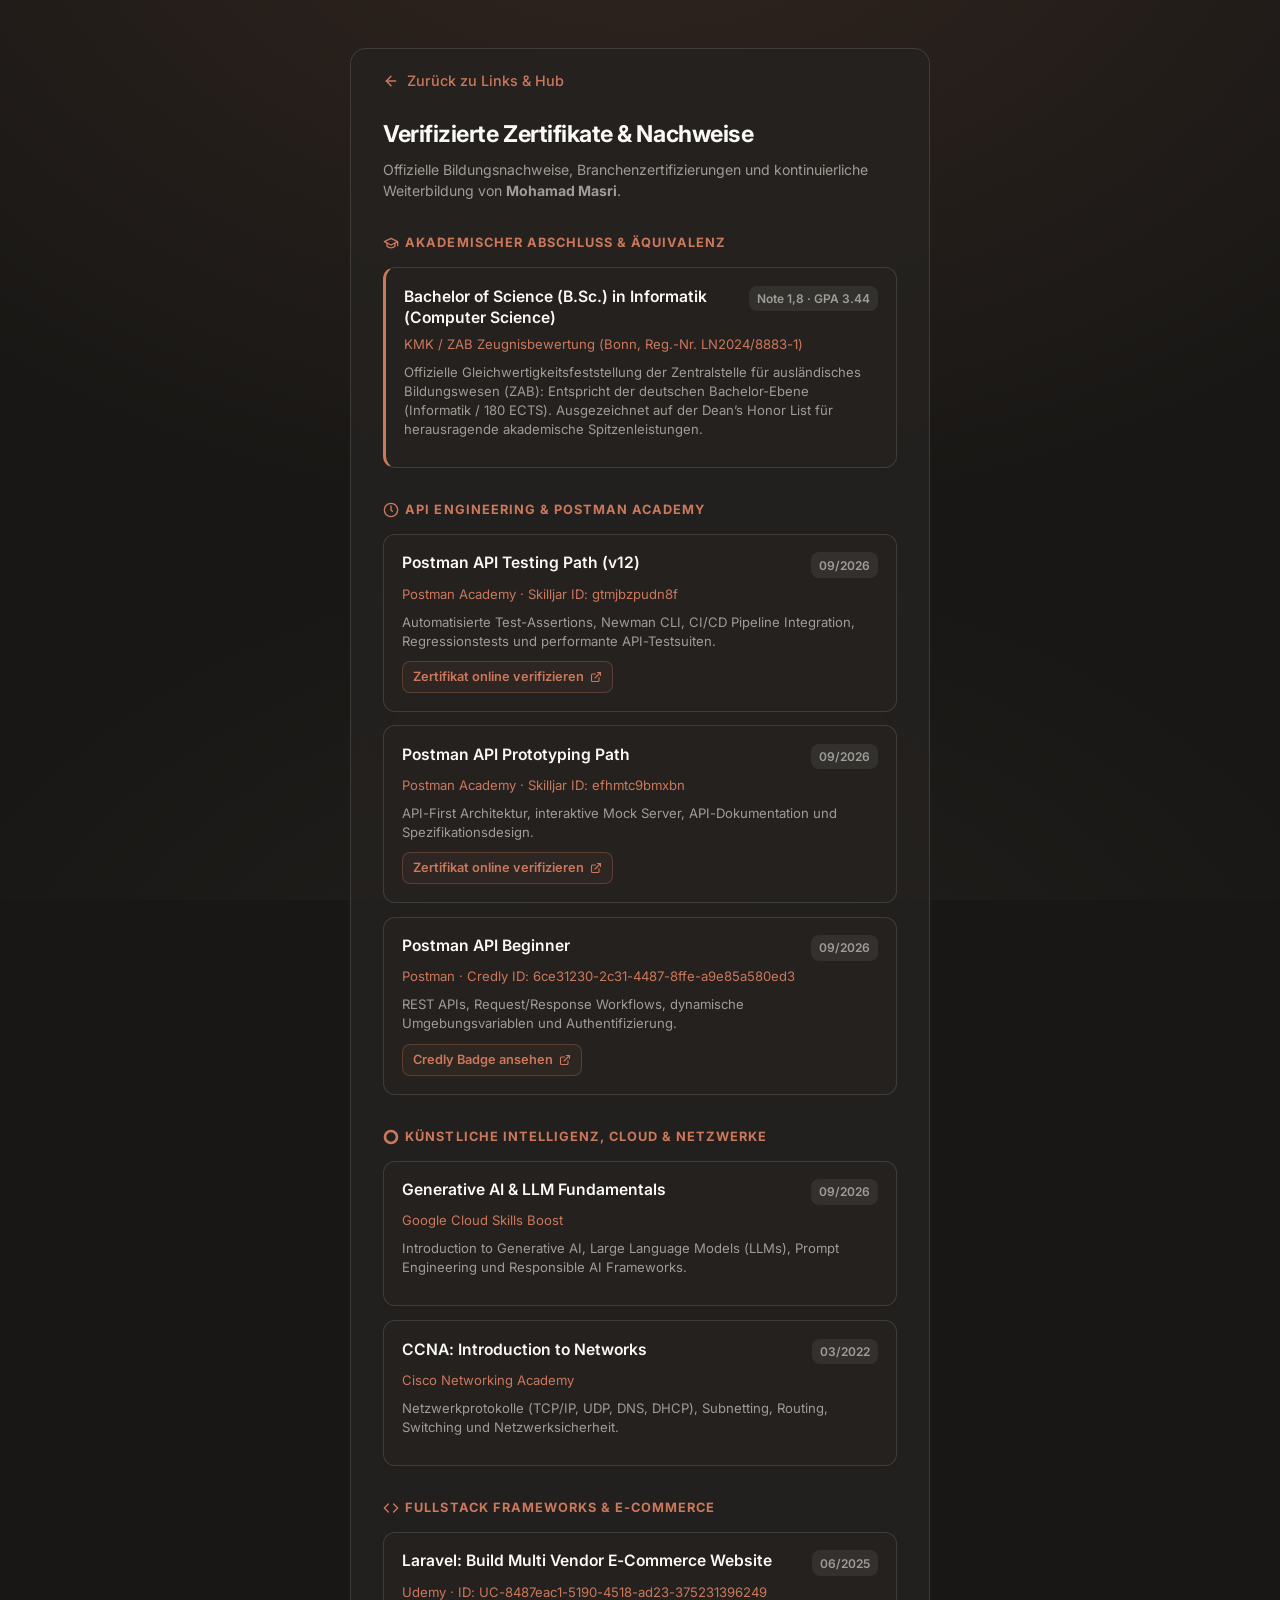
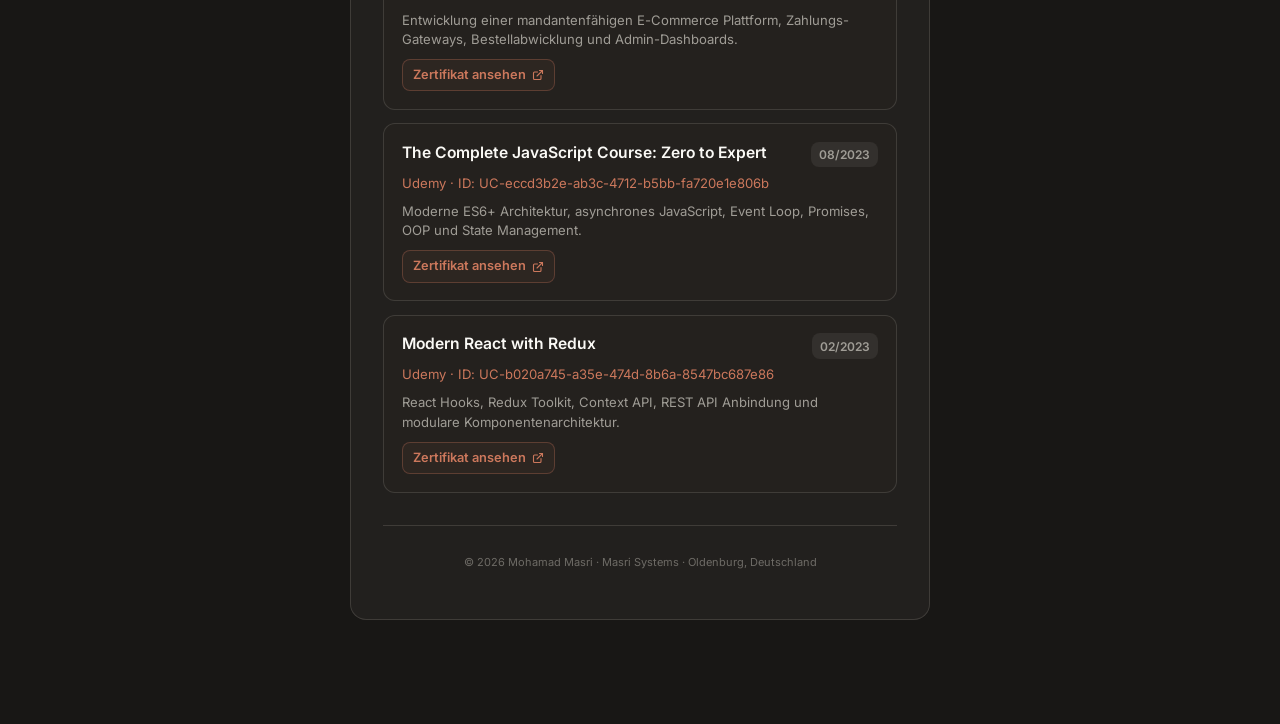
<file: certificates.html>
<!doctype html>
<html lang="de">
  <head>
    <!-- Core Meta -->
    <meta charset="utf-8" />
    <meta name="viewport" content="width=device-width, initial-scale=1" />
    <meta name="referrer" content="strict-origin-when-cross-origin" />
    <meta name="format-detection" content="telephone=no" />

    <!-- SEO -->
    <title>Mohamad Masri — Verifizierte Zertifikate &amp; Qualifikationen | Masri Systems</title>
    <meta
      name="description"
      content="Offizielle Zertifikate, Bildungsabschlüsse und Verifizierungsnachweise von Mohamad Masri: Postman API Testing (v12), Google Cloud GenAI, Cisco CCNA, ZAB Zeugnisbewertung &amp; Laravel."
    />
    <meta name="author" content="Mohamad Masri" />
    <meta name="robots" content="index, follow" />
    <link rel="canonical" href="https://links.masrisystems.com/certificates.html" />

    <!-- Favicon -->
    <link rel="icon" type="image/svg+xml" href="images/masrisystems-logo-light.svg" />
    <link rel="icon" type="image/png" sizes="128x128" href="images/avatar.png?v=4" />

    <!-- Fonts -->
    <link rel="preconnect" href="https://fonts.bunny.net" crossorigin />
    <link
      rel="preload"
      as="style"
      href="https://fonts.bunny.net/css?family=inter:400,500,600,700"
    />
    <link href="https://fonts.bunny.net/css?family=inter:400,500,600,700" rel="stylesheet" />

    <!-- Stylesheets -->
    <link rel="stylesheet" href="css/reset.css" />
    <link rel="stylesheet" href="css/style.css?v=19" />

    <style>
      .cert-card-wrapper {
        width: 100%;
        max-width: 580px;
        margin: 0 auto;
      }
      .back-nav {
        display: flex;
        align-items: center;
        gap: 0.5rem;
        margin-bottom: 1.5rem;
        color: var(--color-accent);
        font-size: 0.9rem;
        font-weight: 500;
        text-decoration: none;
        transition: color 0.15s ease;
      }
      .back-nav:hover {
        color: var(--color-accent-hover);
        text-decoration: underline;
      }
      .cert-header {
        margin-bottom: 2rem;
        text-align: left;
      }
      .cert-header h1 {
        font-size: 1.45rem;
        font-weight: 700;
        color: var(--color-text);
        letter-spacing: -0.02em;
        margin-bottom: 0.35rem;
      }
      .cert-header p {
        font-size: 0.88rem;
        color: var(--color-text-muted);
        line-height: 1.5;
      }
      .cert-category {
        margin-bottom: 2rem;
        text-align: left;
      }
      .cert-category-title {
        font-size: 0.8rem;
        font-weight: 700;
        text-transform: uppercase;
        letter-spacing: 0.08em;
        color: var(--color-accent);
        margin-bottom: 0.85rem;
        display: flex;
        align-items: center;
        gap: 0.4rem;
      }
      .cert-item {
        background: rgba(37, 35, 32, 0.7);
        border: 1px solid var(--glass-border);
        border-radius: var(--radius-md);
        padding: 1.1rem;
        margin-bottom: 0.85rem;
        transition: transform 0.15s ease, border-color 0.15s ease;
      }
      .cert-item:hover {
        transform: translateY(-2px);
        border-color: rgba(204, 120, 92, 0.4);
      }
      .cert-title-row {
        display: flex;
        justify-content: space-between;
        align-items: flex-start;
        gap: 0.75rem;
        margin-bottom: 0.35rem;
      }
      .cert-title {
        font-size: 0.98rem;
        font-weight: 600;
        color: var(--color-text);
        line-height: 1.35;
      }
      .cert-badge-date {
        font-size: 0.75rem;
        font-weight: 600;
        color: var(--color-text-muted);
        background: rgba(230, 223, 216, 0.08);
        padding: 0.2rem 0.5rem;
        border-radius: var(--radius-sm);
        white-space: nowrap;
      }
      .cert-issuer {
        font-size: 0.82rem;
        color: var(--color-accent);
        margin-bottom: 0.5rem;
      }
      .cert-description {
        font-size: 0.82rem;
        color: var(--color-text-muted);
        line-height: 1.45;
        margin-bottom: 0.65rem;
      }
      .cert-verify-link {
        display: inline-flex;
        align-items: center;
        gap: 0.35rem;
        font-size: 0.8rem;
        font-weight: 600;
        color: var(--color-accent);
        text-decoration: none;
        border: 1px solid rgba(204, 120, 92, 0.3);
        padding: 0.3rem 0.65rem;
        border-radius: var(--radius-sm);
        background: rgba(204, 120, 92, 0.06);
        transition: all 0.15s ease;
      }
      .cert-verify-link:hover {
        background: rgba(204, 120, 92, 0.15);
        border-color: var(--color-accent);
      }
      .cert-verify-link svg {
        flex-shrink: 0;
      }
      .degree-highlight {
        border-left: 3px solid var(--color-accent);
      }
    </style>
  </head>

  <body>
    <main class="page">
      <div class="card cert-card-wrapper">
        <a href="index.html" class="back-nav" aria-label="Zurück zur Übersicht">
          <svg width="16" height="16" viewBox="0 0 24 24" fill="none" stroke="currentColor" stroke-width="2.2" stroke-linecap="round" stroke-linejoin="round">
            <line x1="19" y1="12" x2="5" y2="12"></line>
            <polyline points="12 19 5 12 12 5"></polyline>
          </svg>
          Zurück zu Links &amp; Hub
        </a>

        <div class="cert-header">
          <h1>Verifizierte Zertifikate &amp; Nachweise</h1>
          <p>
            Offizielle Bildungsnachweise, Branchenzertifizierungen und kontinuierliche Weiterbildung von <strong>Mohamad Masri</strong>.
          </p>
        </div>

        <!-- Section: Akademischer Abschluss & Gleichwertigkeit -->
        <section class="cert-category" aria-label="Akademische Qualifikation">
          <div class="cert-category-title">
            <svg width="16" height="16" viewBox="0 0 24 24" fill="none" stroke="currentColor" stroke-width="2" stroke-linecap="round" stroke-linejoin="round">
              <path d="M22 10v6M2 10l10-5 10 5-10 5z"/>
              <path d="M6 12v5c3 3 9 3 12 0v-5"/>
            </svg>
            Akademischer Abschluss &amp; Äquivalenz
          </div>

          <div class="cert-item degree-highlight">
            <div class="cert-title-row">
              <span class="cert-title">Bachelor of Science (B.Sc.) in Informatik (Computer Science)</span>
              <span class="cert-badge-date">Note 1,8 · GPA 3.44</span>
            </div>
            <div class="cert-issuer">KMK / ZAB Zeugnisbewertung (Bonn, Reg.-Nr. LN2024/8883-1)</div>
            <div class="cert-description">
              Offizielle Gleichwertigkeitsfeststellung der Zentralstelle für ausländisches Bildungswesen (ZAB): Entspricht der deutschen Bachelor-Ebene (Informatik / 180 ECTS). Ausgezeichnet auf der Dean’s Honor List für herausragende akademische Spitzenleistungen.
            </div>
          </div>
        </section>

        <!-- Section: Postman API Testing & Architecture -->
        <section class="cert-category" aria-label="Postman API Zertifizierungen">
          <div class="cert-category-title">
            <svg width="16" height="16" viewBox="0 0 24 24" fill="none" stroke="currentColor" stroke-width="2" stroke-linecap="round" stroke-linejoin="round">
              <circle cx="12" cy="12" r="10"/>
              <polyline points="12 6 12 12 14 14"/>
            </svg>
            API Engineering &amp; Postman Academy
          </div>

          <div class="cert-item">
            <div class="cert-title-row">
              <span class="cert-title">Postman API Testing Path (v12)</span>
              <span class="cert-badge-date">09/2026</span>
            </div>
            <div class="cert-issuer">Postman Academy · Skilljar ID: gtmjbzpudn8f</div>
            <div class="cert-description">
              Automatisierte Test-Assertions, Newman CLI, CI/CD Pipeline Integration, Regressionstests und performante API-Testsuiten.
            </div>
            <a href="https://verify.skilljar.com/c/gtmjbzpudn8f" target="_blank" rel="noopener" class="cert-verify-link">
              <span>Zertifikat online verifizieren</span>
              <svg width="12" height="12" viewBox="0 0 24 24" fill="none" stroke="currentColor" stroke-width="2.2" stroke-linecap="round" stroke-linejoin="round"><path d="M18 13v6a2 2 0 0 1-2 2H5a2 2 0 0 1-2-2V8a2 2 0 0 1 2-2h6"></path><polyline points="15 3 21 3 21 9"></polyline><line x1="10" y1="14" x2="21" y2="3"></line></svg>
            </a>
          </div>

          <div class="cert-item">
            <div class="cert-title-row">
              <span class="cert-title">Postman API Prototyping Path</span>
              <span class="cert-badge-date">09/2026</span>
            </div>
            <div class="cert-issuer">Postman Academy · Skilljar ID: efhmtc9bmxbn</div>
            <div class="cert-description">
              API-First Architektur, interaktive Mock Server, API-Dokumentation und Spezifikationsdesign.
            </div>
            <a href="https://verify.skilljar.com/c/efhmtc9bmxbn" target="_blank" rel="noopener" class="cert-verify-link">
              <span>Zertifikat online verifizieren</span>
              <svg width="12" height="12" viewBox="0 0 24 24" fill="none" stroke="currentColor" stroke-width="2.2" stroke-linecap="round" stroke-linejoin="round"><path d="M18 13v6a2 2 0 0 1-2 2H5a2 2 0 0 1-2-2V8a2 2 0 0 1 2-2h6"></path><polyline points="15 3 21 3 21 9"></polyline><line x1="10" y1="14" x2="21" y2="3"></line></svg>
            </a>
          </div>

          <div class="cert-item">
            <div class="cert-title-row">
              <span class="cert-title">Postman API Beginner</span>
              <span class="cert-badge-date">09/2026</span>
            </div>
            <div class="cert-issuer">Postman · Credly ID: 6ce31230-2c31-4487-8ffe-a9e85a580ed3</div>
            <div class="cert-description">
              REST APIs, Request/Response Workflows, dynamische Umgebungsvariablen und Authentifizierung.
            </div>
            <a href="https://www.credly.com/badges/6ce31230-2c31-4487-8ffe-a9e85a580ed3/public_url" target="_blank" rel="noopener" class="cert-verify-link">
              <span>Credly Badge ansehen</span>
              <svg width="12" height="12" viewBox="0 0 24 24" fill="none" stroke="currentColor" stroke-width="2.2" stroke-linecap="round" stroke-linejoin="round"><path d="M18 13v6a2 2 0 0 1-2 2H5a2 2 0 0 1-2-2V8a2 2 0 0 1 2-2h6"></path><polyline points="15 3 21 3 21 9"></polyline><line x1="10" y1="14" x2="21" y2="3"></line></svg>
            </a>
          </div>
        </section>

        <!-- Section: KI & Cloud & Netzwerke -->
        <section class="cert-category" aria-label="KI & Cloud">
          <div class="cert-category-title">
            <svg width="16" height="16" viewBox="0 0 24 24" fill="none" stroke="currentColor" stroke-width="2" stroke-linecap="round" stroke-linejoin="round">
              <path d="M12 2a10 10 0 1 0 10 10A10 10 0 0 0 12 2zm0 18a8 8 0 1 1 8-8 8 8 0 0 1-8 8z"/>
            </svg>
            Künstliche Intelligenz, Cloud &amp; Netzwerke
          </div>

          <div class="cert-item">
            <div class="cert-title-row">
              <span class="cert-title">Generative AI &amp; LLM Fundamentals</span>
              <span class="cert-badge-date">09/2026</span>
            </div>
            <div class="cert-issuer">Google Cloud Skills Boost</div>
            <div class="cert-description">
              Introduction to Generative AI, Large Language Models (LLMs), Prompt Engineering und Responsible AI Frameworks.
            </div>
          </div>

          <div class="cert-item">
            <div class="cert-title-row">
              <span class="cert-title">CCNA: Introduction to Networks</span>
              <span class="cert-badge-date">03/2022</span>
            </div>
            <div class="cert-issuer">Cisco Networking Academy</div>
            <div class="cert-description">
              Netzwerkprotokolle (TCP/IP, UDP, DNS, DHCP), Subnetting, Routing, Switching und Netzwerksicherheit.
            </div>
          </div>
        </section>

        <!-- Section: Fachkurse & Frameworks -->
        <section class="cert-category" aria-label="Web & Frameworks">
          <div class="cert-category-title">
            <svg width="16" height="16" viewBox="0 0 24 24" fill="none" stroke="currentColor" stroke-width="2" stroke-linecap="round" stroke-linejoin="round">
              <polyline points="16 18 22 12 16 6"/>
              <polyline points="8 6 2 12 8 18"/>
            </svg>
            Fullstack Frameworks &amp; E-Commerce
          </div>

          <div class="cert-item">
            <div class="cert-title-row">
              <span class="cert-title">Laravel: Build Multi Vendor E-Commerce Website</span>
              <span class="cert-badge-date">06/2025</span>
            </div>
            <div class="cert-issuer">Udemy · ID: UC-8487eac1-5190-4518-ad23-375231396249</div>
            <div class="cert-description">
              Entwicklung einer mandantenfähigen E-Commerce Plattform, Zahlungs-Gateways, Bestellabwicklung und Admin-Dashboards.
            </div>
            <a href="https://www.udemy.com/certificate/UC-8487eac1-5190-4518-ad23-375231396249/" target="_blank" rel="noopener" class="cert-verify-link">
              <span>Zertifikat ansehen</span>
              <svg width="12" height="12" viewBox="0 0 24 24" fill="none" stroke="currentColor" stroke-width="2.2" stroke-linecap="round" stroke-linejoin="round"><path d="M18 13v6a2 2 0 0 1-2 2H5a2 2 0 0 1-2-2V8a2 2 0 0 1 2-2h6"></path><polyline points="15 3 21 3 21 9"></polyline><line x1="10" y1="14" x2="21" y2="3"></line></svg>
            </a>
          </div>

          <div class="cert-item">
            <div class="cert-title-row">
              <span class="cert-title">The Complete JavaScript Course: Zero to Expert</span>
              <span class="cert-badge-date">08/2023</span>
            </div>
            <div class="cert-issuer">Udemy · ID: UC-eccd3b2e-ab3c-4712-b5bb-fa720e1e806b</div>
            <div class="cert-description">
              Moderne ES6+ Architektur, asynchrones JavaScript, Event Loop, Promises, OOP und State Management.
            </div>
            <a href="https://www.udemy.com/certificate/UC-eccd3b2e-ab3c-4712-b5bb-fa720e1e806b/" target="_blank" rel="noopener" class="cert-verify-link">
              <span>Zertifikat ansehen</span>
              <svg width="12" height="12" viewBox="0 0 24 24" fill="none" stroke="currentColor" stroke-width="2.2" stroke-linecap="round" stroke-linejoin="round"><path d="M18 13v6a2 2 0 0 1-2 2H5a2 2 0 0 1-2-2V8a2 2 0 0 1 2-2h6"></path><polyline points="15 3 21 3 21 9"></polyline><line x1="10" y1="14" x2="21" y2="3"></line></svg>
            </a>
          </div>

          <div class="cert-item">
            <div class="cert-title-row">
              <span class="cert-title">Modern React with Redux</span>
              <span class="cert-badge-date">02/2023</span>
            </div>
            <div class="cert-issuer">Udemy · ID: UC-b020a745-a35e-474d-8b6a-8547bc687e86</div>
            <div class="cert-description">
              React Hooks, Redux Toolkit, Context API, REST API Anbindung und modulare Komponentenarchitektur.
            </div>
            <a href="https://www.udemy.com/certificate/UC-b020a745-a35e-474d-8b6a-8547bc687e86/" target="_blank" rel="noopener" class="cert-verify-link">
              <span>Zertifikat ansehen</span>
              <svg width="12" height="12" viewBox="0 0 24 24" fill="none" stroke="currentColor" stroke-width="2.2" stroke-linecap="round" stroke-linejoin="round"><path d="M18 13v6a2 2 0 0 1-2 2H5a2 2 0 0 1-2-2V8a2 2 0 0 1 2-2h6"></path><polyline points="15 3 21 3 21 9"></polyline><line x1="10" y1="14" x2="21" y2="3"></line></svg>
            </a>
          </div>
        </section>

        <footer class="footer" role="contentinfo" style="margin-top: 1.5rem; border-top: 1px solid var(--glass-border); padding-top: 1rem;">
          <p class="copyright">
            © 2026 Mohamad Masri · Masri Systems · Oldenburg, Deutschland
          </p>
        </footer>
      </div>
    </main>
  </body>
</html>
</file>
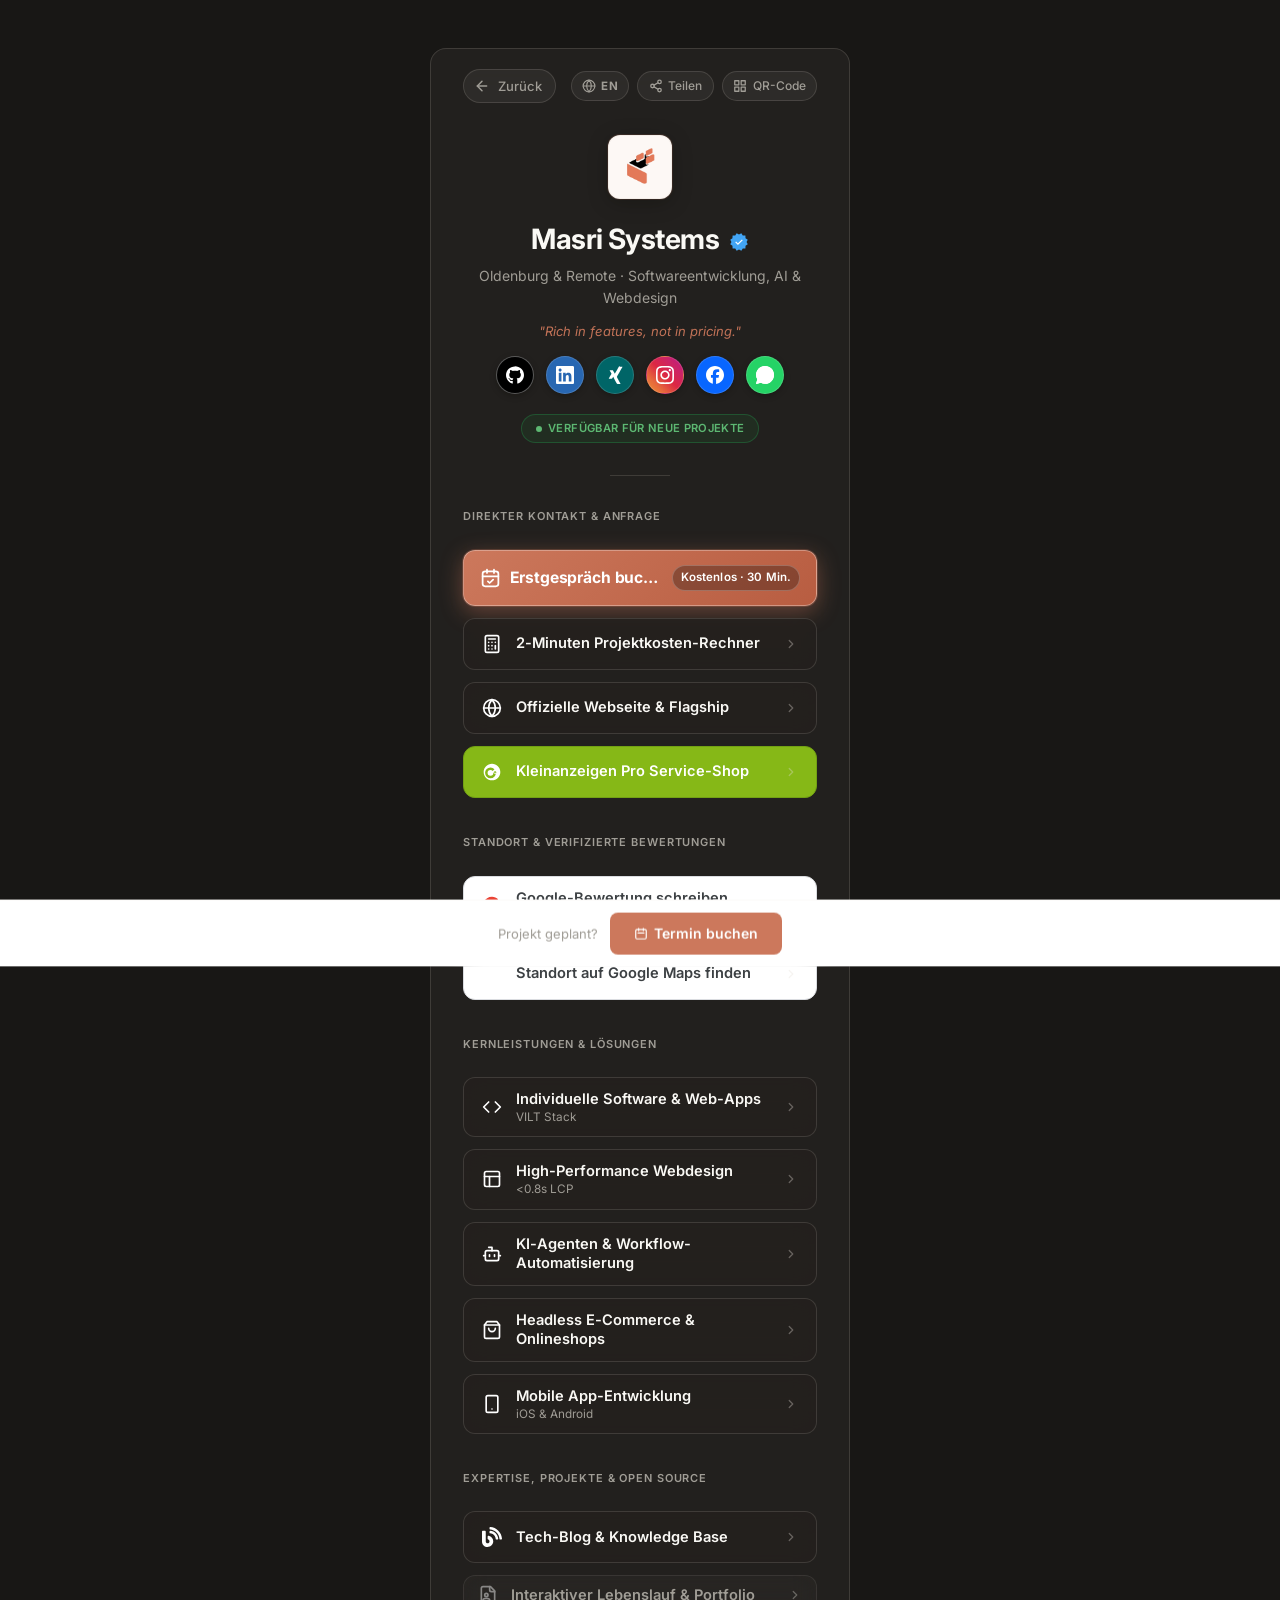
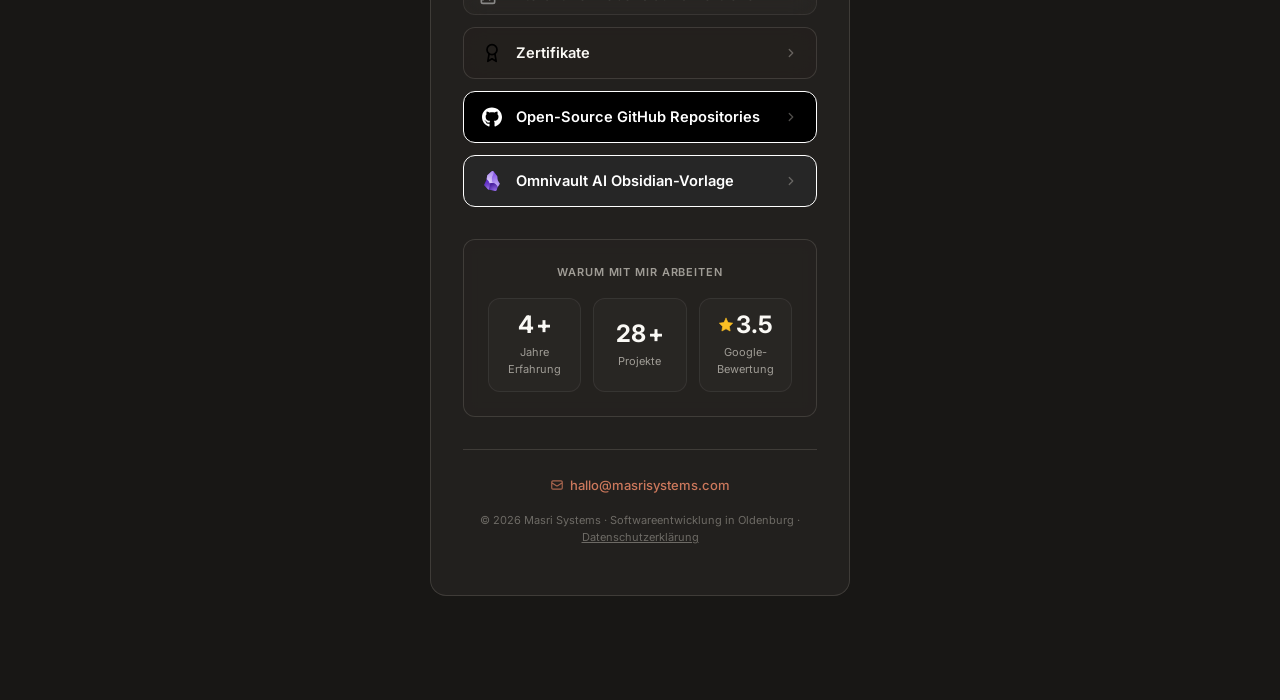
<file: hub.html>
<!doctype html>
<html lang="de">
  <head>
    <!-- Core Meta -->
    <meta charset="utf-8" />
    <meta name="viewport" content="width=device-width, initial-scale=1" />
    <meta name="referrer" content="strict-origin-when-cross-origin" />
    <meta name="format-detection" content="telephone=no" />

    <!-- SEO -->
    <title>Masri Systems — Links Hub | Softwareentwicklung, AI & Webdesign Oldenburg</title>
    <meta
      name="description"
      content="Offizieller Links-Hub von Masri Systems. Softwareentwicklung, Webdesign, AI-Workflows, Google Reviews, Maps-Navigation und Terminbuchung direkt aus Oldenburg."
    />
    <meta
      name="keywords"
      content="Masri Systems, Links Hub, Softwareentwicklung Oldenburg, Webdesign Oldenburg, AI Agenten, VILT Stack, Google Reviews, Termin buchen, Mohamad Masri"
    />
    <meta name="author" content="Mohamad Masri" />
    <meta name="robots" content="index, follow" />
    <link rel="canonical" href="https://links.masrisystems.com/hub.html" />

    <!-- Open Graph / Facebook -->
    <meta property="og:type" content="website" />
    <meta property="og:site_name" content="Masri Systems" />
    <meta property="og:title" content="Masri Systems — Links Hub" />
    <meta
      property="og:description"
      content="Offizieller Links-Hub von Masri Systems. Softwareentwicklung, AI-Workflows, Google Reviews und Terminbuchung."
    />
    <meta property="og:url" content="https://links.masrisystems.com/hub.html" />
    <meta property="og:image" content="https://pub-342a3c651bc946c795585c46f7161a33.r2.dev/images/newLogo/masrisystems-logo-light-512x512-no-bg.png" />
    <meta property="og:locale" content="de_DE" />

    <!-- Twitter Card -->
    <meta name="twitter:card" content="summary" />
    <meta name="twitter:title" content="Masri Systems — Links Hub" />
    <meta
      name="twitter:description"
      content="Offizieller Links-Hub von Masri Systems. Softwareentwicklung, AI & Webdesign."
    />
    <meta name="twitter:image" content="https://pub-342a3c651bc946c795585c46f7161a33.r2.dev/images/newLogo/masrisystems-logo-light-512x512-no-bg.png" />

    <!-- Geo Meta (Local SEO for Oldenburg) -->
    <meta name="geo.region" content="DE-NI" />
    <meta name="geo.placename" content="Oldenburg, Deutschland" />
    <meta name="geo.position" content="53.1400587;8.1880684" />
    <meta name="ICBM" content="53.1400587, 8.1880684" />

    <!-- Favicon — SVG primary (modern browsers), PNG fallback with cache-bust -->
    <link rel="icon" type="image/svg+xml" href="images/masrisystems-logo-light.svg" />
    <link rel="icon" type="image/png" sizes="128x128" href="images/avatar.png?v=4" />
    <link rel="shortcut icon" href="images/avatar.png?v=4" />
    <link rel="apple-touch-icon" href="images/avatar@2x.png?v=4" />

    <!-- Preconnect -->
    <link rel="preconnect" href="https://fonts.bunny.net" crossorigin />
    <link rel="preconnect" href="https://masri.uber.space" crossorigin />

    <!-- Fonts — Inter from bunny.net -->
    <link
      rel="preload"
      as="style"
      href="https://fonts.bunny.net/css?family=inter:400,500,600,700"
    />
    <link href="https://fonts.bunny.net/css?family=inter:400,500,600,700" rel="stylesheet" />

    <!-- Stylesheets -->
    <link rel="stylesheet" href="css/reset.css" />
    <link rel="stylesheet" href="css/style.css?v=22" />
    <link rel="stylesheet" href="css/brands.css?v=7" />

    <!-- FOUC Prevention & Seamless Single-Piece Background -->
    <style>
      html {
        background-color: #181715;
      }
      body {
        background-color: #181715;
        background-repeat: no-repeat;
        background-position: center center;
        background-size: cover;
        background-attachment: fixed;
      }
    </style>

    <!-- Structured Data — LocalBusiness & Person -->
    <script type="application/ld+json">
      {
        "@context": "https://schema.org",
        "@type": "LocalBusiness",
        "name": "Masri Systems",
        "image": "https://pub-342a3c651bc946c795585c46f7161a33.r2.dev/images/newLogo/masrisystems-logo-light-512x512-no-bg.png",
        "logo": "https://pub-342a3c651bc946c795585c46f7161a33.r2.dev/images/newLogo/masrisystems-logo-light-512x512-no-bg.png",
        "url": "https://links.masrisystems.com/hub.html",
        "telephone": "+4915204814190",
        "email": "hallo@masrisystems.com",
        "priceRange": "€89 - €6.400",
        "address": {
          "@type": "PostalAddress",
          "streetAddress": "Nettelbeckstraße",
          "postalCode": "26131",
          "addressLocality": "Oldenburg",
          "addressRegion": "Niedersachsen",
          "addressCountry": "DE"
        },
        "geo": {
          "@type": "GeoCoordinates",
          "latitude": 53.1400587,
          "longitude": 8.1880684
        },
        "sameAs": [
          "https://masrisystems.com",
          "https://github.com/masrisystems",
          "https://www.linkedin.com/company/masri-systems",
          "https://www.instagram.com/masrisystems/",
          "https://www.facebook.com/profile.php?id=61582289406696",
          "https://www.kleinanzeigen.de/pro/masrisystems",
          "https://g.page/r/CQl3_s6R1DkiEAE/review",
          "https://www.google.com/maps?cid=2466235993670186761"
        ]
      }
    </script>
  </head>

  <body>
    <!-- Skip Link (Accessibility) -->
    <a href="#links" class="skip-link">Skip to links</a>

    <main class="page" id="page" role="main">
      <div class="card" id="card">
        <!-- Top Utility Bar (Back & Actions) -->
        <div class="card-top-bar card-top-bar-hub">
          <a href="./" class="top-bar-back-btn" id="backBtn" aria-label="Zurück zur vorherigen Seite / Go back to previous page">
            <svg width="16" height="16" viewBox="0 0 24 24" fill="none" stroke="currentColor" stroke-width="2.2" stroke-linecap="round" stroke-linejoin="round" aria-hidden="true">
              <line x1="19" y1="12" x2="5" y2="12"></line>
              <polyline points="12 19 5 12 12 5"></polyline>
            </svg>
            <span id="topBarBackText">Zurück</span>
          </a>
          <div class="top-bar-actions">
            <button type="button" class="top-bar-btn lang-toggle-btn" id="langToggle" data-action="toggle-lang" aria-label="Zu Englisch wechseln / Switch to English">
              <svg width="14" height="14" viewBox="0 0 24 24" fill="none" stroke="currentColor" stroke-width="2" stroke-linecap="round" stroke-linejoin="round" aria-hidden="true"><circle cx="12" cy="12" r="10"></circle><line x1="2" y1="12" x2="22" y2="12"></line><path d="M12 2a15.3 15.3 0 0 1 4 10 15.3 15.3 0 0 1-4 10 15.3 15.3 0 0 1-4-10 15.3 15.3 0 0 1 4-10z"></path></svg>
              <span class="lang-indicator" id="langIndicator">EN</span>
            </button>
            <button type="button" class="top-bar-btn" data-action="share-profile" aria-label="Diesen Hub teilen">
              <svg width="14" height="14" viewBox="0 0 24 24" fill="none" stroke="currentColor" stroke-width="2.2" stroke-linecap="round" stroke-linejoin="round" aria-hidden="true"><circle cx="18" cy="5" r="3"></circle><circle cx="6" cy="12" r="3"></circle><circle cx="18" cy="19" r="3"></circle><line x1="8.59" y1="13.51" x2="15.42" y2="17.49"></line><line x1="15.41" y1="6.51" x2="8.59" y2="10.49"></line></svg>
              <span id="topBarShareText">Teilen</span>
            </button>
            <button type="button" class="top-bar-btn" data-action="open-qr-modal" aria-label="QR-Code-Modal öffnen">
              <svg width="14" height="14" viewBox="0 0 24 24" fill="none" stroke="currentColor" stroke-width="2.2" stroke-linecap="round" stroke-linejoin="round" aria-hidden="true"><rect x="3" y="3" width="7" height="7"></rect><rect x="14" y="3" width="7" height="7"></rect><rect x="14" y="14" width="7" height="7"></rect><rect x="3" y="14" width="7" height="7"></rect></svg>
              <span id="topBarQrText">QR-Code</span>
            </button>
          </div>
        </div>

        <header class="profile">
          <a
            href="https://masrisystems.com/"
            target="_blank"
            rel="noopener"
            class="logo"
            aria-label="Visit Masri Systems website"
          >
            <img
              src="images/masrisystems-logo-light.webp"
              alt="Masri Systems Logo"
              width="44"
              height="44"
              loading="eager"
            />
          </a>
          <h1 class="focus-in-expand">
            Masri Systems
            <svg class="verified-icon" width="20" height="20" viewBox="0 0 48 48" aria-label="Verifiziert" role="img">
              <polygon fill="#42a5f5" points="29.62,3 33.053,8.308 39.367,8.624 39.686,14.937 44.997,18.367 42.116,23.995 45,29.62 39.692,33.053 39.376,39.367 33.063,39.686 29.633,44.997 24.005,42.116 18.38,45 14.947,39.692 8.633,39.376 8.314,33.063 3.003,29.633 5.884,24.005 3,18.38 8.308,14.947 8.624,8.633 14.937,8.314 18.367,3.003 23.995,5.884"></polygon>
              <polygon fill="#fff" points="21.396,31.255 14.899,24.76 17.021,22.639 21.428,27.046 30.996,17.772 33.084,19.926"></polygon>
            </svg>
          </h1>
          <p class="subtitle" id="profileSubtitle">Oldenburg &amp; Remote · Softwareentwicklung, AI &amp; Webdesign</p>
          <p class="tagline">"Rich in features, not in pricing."</p>

          <div class="social-quick-links" aria-label="Quick Social Links">
            <a href="https://github.com/masrisystems" target="_blank" rel="noopener" class="social-quick-link quick-github" aria-label="GitHub Profile">
              <img src="images/icons/github.svg" alt="GitHub" width="18" height="18" />
            </a>
            <a href="https://www.linkedin.com/company/masri-systems" target="_blank" rel="noopener" class="social-quick-link quick-linkedin" aria-label="LinkedIn Company Page">
              <img src="images/icons/linkedin.svg" alt="LinkedIn" width="18" height="18" />
            </a>
            <a href="https://www.xing.com/profile/Mohamad_Masri079683" target="_blank" rel="noopener" class="social-quick-link quick-xing" aria-label="XING Profile">
              <img src="images/icons/xing.svg" alt="XING" width="18" height="18" />
            </a>
            <a href="https://www.instagram.com/masrisystems/" target="_blank" rel="noopener" class="social-quick-link quick-instagram" aria-label="Instagram Profile">
              <img src="images/icons/instagram.svg" alt="Instagram" width="18" height="18" />
            </a>
            <a href="https://www.facebook.com/profile.php?id=61582289406696" target="_blank" rel="noopener" class="social-quick-link quick-facebook" aria-label="Facebook Page">
              <img src="images/icons/facebook.svg" alt="Facebook" width="18" height="18" />
            </a>
            <a href="https://wa.me/4915204814190" target="_blank" rel="noopener" class="social-quick-link quick-whatsapp" aria-label="WhatsApp Chat">
              <img src="images/icons/whatsapp.svg" alt="WhatsApp" width="18" height="18" />
            </a>
          </div>

          <div class="availability-badge" id="availabilityBadge" aria-label="Verfügbar für neue Projekte">
            <span class="pulse-dot" aria-hidden="true"></span>
            Verfügbar für neue Projekte
          </div>

        </header>

        <hr class="divider" aria-hidden="true" />

        <nav
          class="button-stack"
          id="links"
          role="navigation"
          aria-label="Social and business links"
        >
          <!-- Section 1 -->
          <span class="section-label" aria-hidden="true">High-Impact Conversion</span>
          <a
            class="button button-hero-cta"
            href="https://cal.com/masrisystems-f7j951/30min?duration=30"
            target="_blank"
            rel="noopener"
            role="button"
            aria-label="Kostenloses 30-Minuten-Erstgespräch buchen"
          >
            <span class="hero-cta-main">
              <img class="icon" aria-hidden="true" src="images/icons/calendar.svg" alt="" width="22" height="22" />
              <span class="hero-cta-title">Erstgespräch buchen</span>
            </span>
            <span class="hero-cta-badge">Kostenlos · 30 Min.</span>
          </a>
          <a
            class="button button-default"
            href="https://masrisystems.com/pricing"
            target="_blank"
            rel="noopener"
            role="button"
            aria-label="Instant Project Cost Estimator"
          >
            <img class="icon" aria-hidden="true" src="images/icons/calculator.svg" alt="" width="19" height="19" /><span class="button-label-group"><span class="button-title">2-Minute Project Cost Estimator</span></span><svg class="button-arrow" width="14" height="14" viewBox="0 0 24 24" fill="none" stroke="currentColor" stroke-width="2.2" stroke-linecap="round" stroke-linejoin="round" aria-hidden="true"><polyline points="9 18 15 12 9 6"></polyline></svg>
          </a>
          <a
            class="button button-default"
            href="https://masrisystems.com/"
            target="_blank"
            rel="noopener"
            role="button"
            aria-label="Visit Masri Systems Official Website"
          >
            <img class="icon" aria-hidden="true" src="images/icons/globe.svg" alt="" width="19" height="19" /><span class="button-label-group"><span class="button-title">Official Website &amp; Flagship</span></span><svg class="button-arrow" width="14" height="14" viewBox="0 0 24 24" fill="none" stroke="currentColor" stroke-width="2.2" stroke-linecap="round" stroke-linejoin="round" aria-hidden="true"><polyline points="9 18 15 12 9 6"></polyline></svg>
          </a>
          <a
            class="button button-kleinanzeigen"
            href="https://www.kleinanzeigen.de/pro/masrisystems"
            target="_blank"
            rel="noopener"
            role="button"
            aria-label="Kleinanzeigen Pro Service-Shop"
          >
            <img class="icon" aria-hidden="true" src="images/icons/kleinanzeigen.svg" alt="" width="19" height="19" /><span class="button-label-group"><span class="button-title">Kleinanzeigen Pro Service-Shop</span></span><svg class="button-arrow" width="14" height="14" viewBox="0 0 24 24" fill="none" stroke="currentColor" stroke-width="2.2" stroke-linecap="round" stroke-linejoin="round" aria-hidden="true"><polyline points="9 18 15 12 9 6"></polyline></svg>
          </a>

          <div class="button-group-separator"></div>

          <!-- Section 2 -->
          <span class="section-label" aria-hidden="true">Local Presence &amp; Verified Reviews</span>
          <a
            class="button button-google"
            href="https://g.page/r/CQl3_s6R1DkiEAE/review"
            target="_blank"
            rel="noopener"
            role="button"
            aria-label="Leave a 5.0 Star Google Review"
          >
            <img class="icon" aria-hidden="true" src="images/icons/google.svg" alt="" width="19" height="19" /><span class="button-label-group"><span class="button-title">Leave a Google Review</span><span class="button-subtitle">5.0 ★</span></span><svg class="button-arrow" width="14" height="14" viewBox="0 0 24 24" fill="none" stroke="currentColor" stroke-width="2.2" stroke-linecap="round" stroke-linejoin="round" aria-hidden="true"><polyline points="9 18 15 12 9 6"></polyline></svg>
          </a>
          <a
            class="button button-google"
            href="https://www.google.com/maps?cid=2466235993670186761"
            target="_blank"
            rel="noopener"
            role="button"
            aria-label="Find Masri Systems on Google Maps"
          >
            <img class="icon" aria-hidden="true" src="images/icons/generic-map.svg" alt="" width="19" height="19" /><span class="button-label-group"><span class="button-title">Find Us on Google Maps</span></span><svg class="button-arrow" width="14" height="14" viewBox="0 0 24 24" fill="none" stroke="currentColor" stroke-width="2.2" stroke-linecap="round" stroke-linejoin="round" aria-hidden="true"><polyline points="9 18 15 12 9 6"></polyline></svg>
          </a>

          <div class="button-group-separator"></div>

          <!-- Section 3 -->
          <span class="section-label" aria-hidden="true">Core Services &amp; Solutions</span>
          <a
            class="button button-default"
            href="https://masrisystems.com/services/software-development"
            target="_blank"
            rel="noopener"
            role="button"
            aria-label="Custom Software & Web Application Development"
          >
            <img class="icon" aria-hidden="true" src="images/icons/code.svg" alt="" width="19" height="19" /><span class="button-label-group"><span class="button-title">Custom Software &amp; Web Apps</span><span class="button-subtitle">VILT Stack</span></span><svg class="button-arrow" width="14" height="14" viewBox="0 0 24 24" fill="none" stroke="currentColor" stroke-width="2.2" stroke-linecap="round" stroke-linejoin="round" aria-hidden="true"><polyline points="9 18 15 12 9 6"></polyline></svg>
          </a>
          <a
            class="button button-default"
            href="https://masrisystems.com/services/website-design"
            target="_blank"
            rel="noopener"
            role="button"
            aria-label="Modern High-Performance Webdesign"
          >
            <img class="icon" aria-hidden="true" src="images/icons/layout.svg" alt="" width="19" height="19" /><span class="button-label-group"><span class="button-title">High-Performance Webdesign</span><span class="button-subtitle">&lt;0.8s LCP</span></span><svg class="button-arrow" width="14" height="14" viewBox="0 0 24 24" fill="none" stroke="currentColor" stroke-width="2.2" stroke-linecap="round" stroke-linejoin="round" aria-hidden="true"><polyline points="9 18 15 12 9 6"></polyline></svg>
          </a>
          <a
            class="button button-default"
            href="https://masrisystems.com/automation"
            target="_blank"
            rel="noopener"
            role="button"
            aria-label="AI Agents and Workflow Automation"
          >
            <img class="icon" aria-hidden="true" src="images/icons/bot.svg" alt="" width="19" height="19" /><span class="button-label-group"><span class="button-title">AI Agents &amp; Workflow Automation</span></span><svg class="button-arrow" width="14" height="14" viewBox="0 0 24 24" fill="none" stroke="currentColor" stroke-width="2.2" stroke-linecap="round" stroke-linejoin="round" aria-hidden="true"><polyline points="9 18 15 12 9 6"></polyline></svg>
          </a>
          <a
            class="button button-default"
            href="https://masrisystems.com/services/ecommerce-development"
            target="_blank"
            rel="noopener"
            role="button"
            aria-label="Headless E-Commerce & Online Shops"
          >
            <img class="icon" aria-hidden="true" src="images/icons/shopping-bag.svg" alt="" width="19" height="19" /><span class="button-label-group"><span class="button-title">Headless E-Commerce &amp; Online Stores</span></span><svg class="button-arrow" width="14" height="14" viewBox="0 0 24 24" fill="none" stroke="currentColor" stroke-width="2.2" stroke-linecap="round" stroke-linejoin="round" aria-hidden="true"><polyline points="9 18 15 12 9 6"></polyline></svg>
          </a>
          <a
            class="button button-default"
            href="https://masrisystems.com/services/mobile-applications"
            target="_blank"
            rel="noopener"
            role="button"
            aria-label="Mobile App Development for iOS and Android"
          >
            <img class="icon" aria-hidden="true" src="images/icons/smartphone.svg" alt="" width="19" height="19" /><span class="button-label-group"><span class="button-title">Mobile App Development</span><span class="button-subtitle">iOS &amp; Android</span></span><svg class="button-arrow" width="14" height="14" viewBox="0 0 24 24" fill="none" stroke="currentColor" stroke-width="2.2" stroke-linecap="round" stroke-linejoin="round" aria-hidden="true"><polyline points="9 18 15 12 9 6"></polyline></svg>
          </a>

          <div class="button-group-separator"></div>

          <!-- Section 4 -->
          <span class="section-label" aria-hidden="true">Authority &amp; Engineering Footprint</span>
          <a
            class="button button-default"
            href="https://masrisystems.com/brain"
            target="_blank"
            rel="noopener"
            role="button"
            aria-label="Tech Blog and Knowledge Brain"
          >
            <img class="icon" aria-hidden="true" src="images/icons/blog.svg" alt="" width="19" height="19" /><span class="button-label-group"><span class="button-title">Tech Blog &amp; Brain Vault</span></span><svg class="button-arrow" width="14" height="14" viewBox="0 0 24 24" fill="none" stroke="currentColor" stroke-width="2.2" stroke-linecap="round" stroke-linejoin="round" aria-hidden="true"><polyline points="9 18 15 12 9 6"></polyline></svg>
          </a>
          <a
            class="button button-resume"
            href="https://resume.masrisystems.com/"
            target="_blank"
            rel="noopener"
            role="button"
            aria-label="Founder Interactive Resume"
          >
            <img class="icon" aria-hidden="true" src="images/icons/resume.svg" alt="" width="19" height="19" /><span class="button-label-group"><span class="button-title">Founder Resume &amp; Portfolio</span></span><svg class="button-arrow" width="14" height="14" viewBox="0 0 24 24" fill="none" stroke="currentColor" stroke-width="2.2" stroke-linecap="round" stroke-linejoin="round" aria-hidden="true"><polyline points="9 18 15 12 9 6"></polyline></svg>
          </a>
          <a
            class="button button-github"
            href="https://github.com/masrisystems"
            target="_blank"
            rel="noopener"
            role="button"
            aria-label="Open Source Repositories on GitHub"
          >
            <img class="icon" aria-hidden="true" src="images/icons/github.svg" alt="" width="19" height="19" /><span class="button-label-group"><span class="button-title">Open Source GitHub Repositories</span></span><svg class="button-arrow" width="14" height="14" viewBox="0 0 24 24" fill="none" stroke="currentColor" stroke-width="2.2" stroke-linecap="round" stroke-linejoin="round" aria-hidden="true"><polyline points="9 18 15 12 9 6"></polyline></svg>
          </a>
          <a
            class="button button-obsidian"
            href="https://omnivault.masrisystems.com/"
            target="_blank"
            rel="noopener"
            role="button"
            aria-label="Omnivault AI Obsidian Template"
          >
            <img class="icon" aria-hidden="true" src="images/icons/obsidian.svg" alt="" width="19" height="19" /><span class="button-label-group"><span class="button-title">Omnivault AI Obsidian Template</span></span><svg class="button-arrow" width="14" height="14" viewBox="0 0 24 24" fill="none" stroke="currentColor" stroke-width="2.2" stroke-linecap="round" stroke-linejoin="round" aria-hidden="true"><polyline points="9 18 15 12 9 6"></polyline></svg>
          </a>
        </nav>

        <section class="trust-section" aria-label="Experience highlights">
          <h2 class="trust-title" id="trustTitle">Warum mit mir arbeiten</h2>
          <div class="trust-stats">
            <a href="https://resume.masrisystems.com/" target="_blank" rel="noopener" class="trust-stat" aria-label="5+ Jahre Erfahrung — View Resume">
              <span class="stat-value"><span class="counter" data-target="5">5</span>+</span>
              <span class="stat-label" id="statYearsLabel">Jahre Erfahrung</span>
            </a>
            <a href="https://masrisystems.com/brain/projects/" target="_blank" rel="noopener" class="trust-stat" aria-label="40+ Projekte — View Projects">
              <span class="stat-value"><span class="counter" data-target="40">40</span>+</span>
              <span class="stat-label" id="statProjectsLabel">Projekte</span>
            </a>
            <a href="https://g.page/r/CQl3_s6R1DkiEAE/review" target="_blank" rel="noopener" class="trust-stat" aria-label="Google Rating 5.0 — Leave a Review on Google Maps">
              <span class="stat-value">
                <svg class="star-icon" width="16" height="16" viewBox="0 0 24 24" fill="#fbbf24" stroke="#fbbf24" stroke-width="1" stroke-linecap="round" stroke-linejoin="round" aria-hidden="true"><polygon points="12 2 15.09 8.26 22 9.27 17 14.14 18.18 21.02 12 17.77 5.82 21.02 7 14.14 2 9.27 8.91 8.26 12 2"></polygon></svg>
                <span class="counter" data-target="5.0" data-decimals="1">5.0</span>
              </span>
              <span class="stat-label" id="statRatingLabel">Google-Bewertung</span>
            </a>
          </div>
        </section>

        <footer class="footer" role="contentinfo">
          <a
            href="mailto:hallo@masrisystems.com"
            class="email-link"
            aria-label="Send email to hallo@masrisystems.com"
          >
            <svg
              class="email-icon"
              fill="none"
              stroke="currentColor"
              viewBox="0 0 24 24"
              xmlns="http://www.w3.org/2000/svg"
              aria-hidden="true"
            >
              <path
                stroke-linecap="round"
                stroke-linejoin="round"
                stroke-width="2"
                d="M3 8l7.89 5.26a2 2 0 002.22 0L21 8M5 19h14a2 2 0 002-2V7a2 2 0 00-2-2H5a2 2 0 00-2 2v10a2 2 0 002 2z"
              />
            </svg>
            hallo@masrisystems.com
          </a>
          <p class="copyright" id="footerCopyright">
            © 2026 Masri Systems · Softwareentwicklung in Oldenburg ·
            <a href="https://masrisystems.com/privacy-policy" target="_blank" rel="noopener" style="color: inherit; text-decoration: underline"
              >Datenschutzerklärung</a
            >
          </p>
        </footer>
      </div>
    </main>

    <!-- Sticky CTA Bar -->
    <div class="sticky-cta" id="stickyCta" role="complementary" aria-label="Quick actions">
      <span class="sticky-cta-text" id="stickyCtaText">Projekt geplant?</span>
      <a
        href="https://cal.com/masrisystems-f7j951/30min?duration=30"
        target="_blank"
        rel="noopener"
        class="sticky-cta-button heartbeat"
        id="stickyCtaBtn"
      >
        <svg
          width="14"
          height="14"
          fill="none"
          stroke="currentColor"
          viewBox="0 0 24 24"
          aria-hidden="true"
        >
          <path
            stroke-linecap="round"
            stroke-linejoin="round"
            stroke-width="2"
            d="M8 7V3m8 4V3m-9 8h10M5 21h14a2 2 0 002-2V7a2 2 0 00-2-2H5a2 2 0 00-2 2v12a2 2 0 002 2z"
          />
        </svg>
        <span id="stickyCtaBtnText">Termin buchen</span>
      </a>
    </div>

    <!-- Toast Notification -->
    <div class="share-toast" id="shareToast" role="status" aria-live="polite"></div>

    <!-- QR Full-screen Modal Backdrop -->
    <div class="qr-modal-backdrop" id="qrModalBackdrop" role="dialog" aria-modal="true" aria-labelledby="qrModalTitle" tabindex="-1">
      <div class="qr-modal">
        <button type="button" class="qr-modal-close" data-action="close-qr-modal" id="qrModalCloseBtn" aria-label="QR-Modal schließen">
          <svg width="18" height="18" viewBox="0 0 24 24" fill="none" stroke="currentColor" stroke-width="2.2" stroke-linecap="round" stroke-linejoin="round" aria-hidden="true">
            <line x1="18" y1="6" x2="6" y2="18"></line><line x1="6" y1="6" x2="18" y2="18"></line>
          </svg>
        </button>
        <h2 class="qr-modal-title" id="qrModalTitle">Scannen zum Vernetzen</h2>
        <p class="qr-modal-subtitle" id="qrModalSubtitle">Kamera auf den QR-Code richten, um Masri Systems Hub direkt zu öffnen</p>
        <div class="qr-modal-frame">
          <img src="images/qr-code-hub.png?v=3" alt="Masri Systems Hub QR Code" width="220" height="220" />
        </div>
        <div class="qr-modal-actions">
          <button type="button" class="button-action button-share-main" data-action="share-profile" aria-label="Share via native share sheet">
            <svg class="action-icon" width="16" height="16" viewBox="0 0 24 24" fill="none" stroke="currentColor" stroke-width="2.2" stroke-linecap="round" stroke-linejoin="round" aria-hidden="true">
              <circle cx="18" cy="5" r="3"></circle><circle cx="6" cy="12" r="3"></circle><circle cx="18" cy="19" r="3"></circle><line x1="8.59" y1="13.51" x2="15.42" y2="17.49"></line><line x1="15.41" y1="6.51" x2="8.59" y2="10.49"></line>
            </svg>
            <span id="qrShareMainText">Teilen via AirDrop, Quick Share, WhatsApp...</span>
          </button>
          <a href="images/qr-code-hub.png" download="masrisystems-hub-qr.png" class="button-action button-qr-expand" aria-label="Download QR code image">
            <svg class="action-icon" width="16" height="16" viewBox="0 0 24 24" fill="none" stroke="currentColor" stroke-width="2.2" stroke-linecap="round" stroke-linejoin="round" aria-hidden="true">
              <path d="M21 15v4a2 2 0 0 1-2 2H5a2 2 0 0 1-2-2v-4"></path><polyline points="7 10 12 15 17 10"></polyline><line x1="12" y1="15" x2="12" y2="3"></line>
            </svg>
            <span id="qrDownloadText">QR-Code herunterladen</span>
          </a>
          <button type="button" class="button-action button-qr-expand" data-action="copy-link" aria-label="Copy page link to clipboard">
            <svg class="action-icon" width="16" height="16" viewBox="0 0 24 24" fill="none" stroke="currentColor" stroke-width="2.2" stroke-linecap="round" stroke-linejoin="round" aria-hidden="true">
              <rect x="9" y="9" width="13" height="13" rx="2" ry="2"></rect><path d="M5 15H4a2 2 0 0 1-2-2V4a2 2 0 0 1 2-2h9a2 2 0 0 1 2 2v1"></path>
            </svg>
            <span id="qrCopyLinkText">Link kopieren</span>
          </button>
        </div>
      </div>
    </div>

    <script>
      const I18N = {
        de: {
          langCode: "de",
          nextLang: "en",
          back: "Zurück",
          backAria: "Zurück zur vorherigen Seite / Go back to previous page",
          toggleLabel: "Zu Englisch wechseln / Switch to English",
          toggleText: "EN",
          share: "Teilen",
          shareProfileAria: "Diesen Hub teilen",
          qrCode: "QR-Code",
          qrModalAria: "QR-Code-Modal öffnen",
          verified: "Verifiziert",
          available: "Verfügbar für neue Projekte",
          whyWork: "Warum mit mir arbeiten",
          yearsExp: "Jahre Erfahrung",
          projects: "Projekte",
          googleRating: "Google-Bewertung",
          softwareInOldenburg: "Softwareentwicklung in Oldenburg",
          privacyPolicy: "Datenschutzerklärung",
          stickyText: "Projekt geplant?",
          stickyBtn: "Termin buchen",
          qrModalCloseAria: "QR-Modal schließen",
          qrModalTitle: "Scannen zum Vernetzen",
          qrModalSubtitle: "Kamera auf den QR-Code richten, um Masri Systems Hub direkt zu öffnen",
          qrShareMain: "Teilen via AirDrop, Quick Share, WhatsApp...",
          qrDownload: "QR-Code herunterladen",
          qrCopyLink: "Link kopieren",
          linkCopied: "Link in die Zwischenablage kopiert!",
          shareTitle: "Masri Systems — Links Hub",
          shareText: "Masri Systems — Links Hub | Softwareentwicklung, AI & Webdesign Oldenburg:\n",
          subtitle: "Oldenburg & Remote · Softwareentwicklung, AI & Webdesign"
        },
        en: {
          langCode: "en",
          nextLang: "de",
          back: "Back",
          backAria: "Go back to previous page",
          toggleLabel: "Auf Deutsch umschalten / Switch to German",
          toggleText: "DE",
          share: "Share",
          shareProfileAria: "Share this hub page",
          qrCode: "QR Code",
          qrModalAria: "Open QR code modal",
          verified: "Verified",
          available: "Available for Projects",
          whyWork: "Why work with me",
          yearsExp: "Years Experience",
          projects: "Projects",
          googleRating: "Google Rating",
          softwareInOldenburg: "Software engineering in Oldenburg",
          privacyPolicy: "Privacy Policy",
          stickyText: "Let's work together",
          stickyBtn: "Book a Call",
          qrModalCloseAria: "Close QR modal",
          qrModalTitle: "Scan to Connect",
          qrModalSubtitle: "Point your phone camera to open Masri Systems Hub instantly",
          qrShareMain: "Share via AirDrop, Quick Share, WhatsApp...",
          qrDownload: "Save QR Image",
          qrCopyLink: "Copy Link",
          linkCopied: "Link copied to clipboard!",
          shareTitle: "Masri Systems — Links Hub",
          shareText: "Masri Systems — Links Hub | Software development, AI & Web design Oldenburg:\n",
          subtitle: "Oldenburg & Remote · Software Development, AI & Web Design"
        }
      }

      function getInitialLanguage() {
        const urlParam = new URLSearchParams(window.location.search).get("lang")
        if (urlParam === "en" || urlParam === "de") {
          return urlParam
        }
        try {
          const stored = localStorage.getItem("links_lang")
          if (stored === "en" || stored === "de") {
            return stored
          }
        } catch (e) {}
        return "de" // Default German for German job fair & local audience
      }

      let currentLang = getInitialLanguage()
      let cachedProfile = null

      function updateStaticTexts() {
        const t = I18N[currentLang] || I18N.de
        document.documentElement.lang = currentLang

        const subtitleEl = document.getElementById("profileSubtitle") || document.querySelector(".profile .subtitle")
        if (subtitleEl) subtitleEl.textContent = t.subtitle

        const backText = document.getElementById("topBarBackText")
        if (backText) backText.textContent = t.back

        const backBtn = document.getElementById("backBtn")
        if (backBtn) {
          backBtn.setAttribute("aria-label", t.backAria)
          backBtn.setAttribute("href", currentLang === "en" ? "./?lang=en" : "./")
        }

        const langIndicator = document.getElementById("langIndicator")
        if (langIndicator) langIndicator.textContent = t.toggleText

        const langToggle = document.getElementById("langToggle")
        if (langToggle) langToggle.setAttribute("aria-label", t.toggleLabel)

        const topBarShare = document.getElementById("topBarShareText")
        if (topBarShare) topBarShare.textContent = t.share

        const topBarQr = document.getElementById("topBarQrText")
        if (topBarQr) topBarQr.textContent = t.qrCode

        const availabilityBadge = document.getElementById("availabilityBadge")
        if (availabilityBadge) {
          availabilityBadge.innerHTML = `<span class="pulse-dot" aria-hidden="true"></span>${t.available}`
          availabilityBadge.setAttribute("aria-label", t.available)
        }

        const trustTitle = document.getElementById("trustTitle")
        if (trustTitle) trustTitle.textContent = t.whyWork

        const statYearsLabel = document.getElementById("statYearsLabel")
        if (statYearsLabel) statYearsLabel.textContent = t.yearsExp

        const statProjectsLabel = document.getElementById("statProjectsLabel")
        if (statProjectsLabel) statProjectsLabel.textContent = t.projects

        const statRatingLabel = document.getElementById("statRatingLabel")
        if (statRatingLabel) statRatingLabel.textContent = t.googleRating

        const stickyText = document.getElementById("stickyCtaText")
        if (stickyText) stickyText.textContent = t.stickyText

        const stickyBtnText = document.getElementById("stickyCtaBtnText")
        if (stickyBtnText) stickyBtnText.textContent = t.stickyBtn

        const qrCloseBtn = document.getElementById("qrModalCloseBtn")
        if (qrCloseBtn) qrCloseBtn.setAttribute("aria-label", t.qrModalCloseAria)

        const qrTitle = document.getElementById("qrModalTitle")
        if (qrTitle) qrTitle.textContent = t.qrModalTitle

        const qrSubtitle = document.getElementById("qrModalSubtitle")
        if (qrSubtitle) qrSubtitle.textContent = t.qrModalSubtitle

        const qrShareMain = document.getElementById("qrShareMainText")
        if (qrShareMain) qrShareMain.textContent = t.qrShareMain

        const qrDownload = document.getElementById("qrDownloadText")
        if (qrDownload) qrDownload.textContent = t.qrDownload

        const qrCopyLink = document.getElementById("qrCopyLinkText")
        if (qrCopyLink) qrCopyLink.textContent = t.qrCopyLink
      }

      function toggleLanguage() {
        currentLang = currentLang === "de" ? "en" : "de"
        try {
          localStorage.setItem("links_lang", currentLang)
          const url = new URL(window.location.href)
          url.searchParams.set("lang", currentLang)
          window.history.replaceState({}, "", url.toString())
        } catch (e) {}

        updateStaticTexts()
        if (cachedProfile) {
          render(cachedProfile)
        }
      }

      function render(profile) {
        cachedProfile = profile
        const t = I18N[currentLang] || I18N.de
        updateStaticTexts()

        // Set background image as seamless single piece
        if (profile.company && profile.company.background_url) {
          document.body.style.backgroundImage = `url('${profile.company.background_url}')`
          document.body.style.backgroundRepeat = 'no-repeat'
          document.body.style.backgroundPosition = 'center center'
          document.body.style.backgroundSize = 'cover'
          document.body.style.backgroundAttachment = 'fixed'
        }

        // Quick Socials
        let quickSocialsHtml = ""
        if (profile.quick_socials && Array.isArray(profile.quick_socials)) {
          quickSocialsHtml = `<div class="social-quick-links" aria-label="Quick Social Links">`
          profile.quick_socials.forEach((social) => {
            quickSocialsHtml += `
              <a href="${social.link}" target="_blank" rel="noopener" class="social-quick-link ${social.class || ''}" aria-label="${social.aria_label}">
                <img src="${social.logo}" alt="${social.name}" width="18" height="18" />
              </a>
            `
          })
          quickSocialsHtml += `</div>`
        }

        // Generate buttons dynamic HTML
        let delay = 0.05
        let buttonsHtml = ""
        if (profile.sections && Array.isArray(profile.sections)) {
          profile.sections.forEach((section, sIndex) => {
            if (sIndex > 0) {
              buttonsHtml += `<div class="button-group-separator"></div>`
            }
            const sectionLabel = section["label_" + currentLang] || section.label
            buttonsHtml += `<span class="section-label" aria-hidden="true">${sectionLabel}</span>`

            if (section.buttons && Array.isArray(section.buttons)) {
              section.buttons.forEach((btn) => {
                if (btn.active !== false) {
                  const btnName = btn["name_" + currentLang] || btn.name
                  const btnAria = btn["aria_label_" + currentLang] || btn.aria_label || btnName
                  const isHeroCta = btn.class && btn.class.includes("button-hero-cta")
                  const badgeText = btn["badge_" + currentLang] || btn.badge
                  const badgeHtml = badgeText ? `<span class="hero-cta-badge">${badgeText}</span>` : ""

                  const parenMatch = btnName.match(/^(.*?)\s*\(([^)]+)\)$/)
                  const titleText = btn["title_" + currentLang] || btn.title || (parenMatch ? parenMatch[1] : btnName)
                  const subText = btn["subtitle_" + currentLang] || btn.subtitle || (parenMatch ? parenMatch[2] : "")

                  const textContentHtml = subText 
                    ? `<span class="button-label-group"><span class="button-title">${titleText}</span><span class="button-subtitle">${subText}</span></span>`
                    : `<span class="button-label-group"><span class="button-title">${btnName}</span></span>`

                  const contentHtml = isHeroCta
                    ? `
                      <span class="hero-cta-main">
                        <img class="icon" aria-hidden="true" src="${btn.logo}" alt="" width="22" height="22" />
                        <span class="hero-cta-title">${btnName}</span>
                      </span>
                      ${badgeHtml}
                    `
                    : `<img class="icon" aria-hidden="true" src="${btn.logo}" alt="" width="19" height="19">${textContentHtml}<svg class="button-arrow" width="14" height="14" viewBox="0 0 24 24" fill="none" stroke="currentColor" stroke-width="2.2" stroke-linecap="round" stroke-linejoin="round" aria-hidden="true"><polyline points="9 18 15 12 9 6"></polyline></svg>`

                  buttonsHtml += `
                    <a class="button ${btn.class}" href="${btn.link}" target="_blank" rel="noopener" role="button" style="animation-delay: ${delay.toFixed(2)}s" aria-label="${btnAria}">
                      ${contentHtml}
                    </a>
                  `
                  delay += 0.04
                }
              })
            }
          })
        }

        const companyName = profile.company?.name || "Masri Systems"
        const logoUrl = profile.company?.logo_url || "images/masrisystems-logo-light.webp"
        const locationText = (profile.company && (profile.company["location_" + currentLang] || profile.company[`location_${currentLang}`])) || t.subtitle || profile.company?.location || "Oldenburg & Remote · Softwareentwicklung, AI & Webdesign"
        const taglineText = profile.company?.tagline ? `<p class="tagline">"${profile.company.tagline}"</p>` : ""
        const contactEmail = profile.contact?.email || "hallo@masrisystems.com"
        const backHref = currentLang === "en" ? "./?lang=en" : "./"

        document.getElementById("card").innerHTML = `
            <!-- Top Utility Bar (Back & Actions) -->
            <div class="card-top-bar card-top-bar-hub">
              <a href="${backHref}" class="top-bar-back-btn" id="backBtn" aria-label="${t.backAria}">
                <svg width="16" height="16" viewBox="0 0 24 24" fill="none" stroke="currentColor" stroke-width="2.2" stroke-linecap="round" stroke-linejoin="round" aria-hidden="true">
                  <line x1="19" y1="12" x2="5" y2="12"></line>
                  <polyline points="12 19 5 12 12 5"></polyline>
                </svg>
                <span id="topBarBackText">${t.back}</span>
              </a>
              <div class="top-bar-actions">
                <button type="button" class="top-bar-btn lang-toggle-btn" id="langToggle" data-action="toggle-lang" aria-label="${t.toggleLabel}">
                  <svg width="14" height="14" viewBox="0 0 24 24" fill="none" stroke="currentColor" stroke-width="2" stroke-linecap="round" stroke-linejoin="round" aria-hidden="true"><circle cx="12" cy="12" r="10"></circle><line x1="2" y1="12" x2="22" y2="12"></line><path d="M12 2a15.3 15.3 0 0 1 4 10 15.3 15.3 0 0 1-4 10 15.3 15.3 0 0 1-4-10 15.3 15.3 0 0 1 4-10z"></path></svg>
                  <span class="lang-indicator" id="langIndicator">${t.toggleText}</span>
                </button>
                <button type="button" class="top-bar-btn" data-action="share-profile" aria-label="${t.shareProfileAria}">
                  <svg width="14" height="14" viewBox="0 0 24 24" fill="none" stroke="currentColor" stroke-width="2.2" stroke-linecap="round" stroke-linejoin="round" aria-hidden="true"><circle cx="18" cy="5" r="3"></circle><circle cx="6" cy="12" r="3"></circle><circle cx="18" cy="19" r="3"></circle><line x1="8.59" y1="13.51" x2="15.42" y2="17.49"></line><line x1="15.41" y1="6.51" x2="8.59" y2="10.49"></line></svg>
                  <span id="topBarShareText">${t.share}</span>
                </button>
                <button type="button" class="top-bar-btn" data-action="open-qr-modal" aria-label="${t.qrModalAria}">
                  <svg width="14" height="14" viewBox="0 0 24 24" fill="none" stroke="currentColor" stroke-width="2.2" stroke-linecap="round" stroke-linejoin="round" aria-hidden="true"><rect x="3" y="3" width="7" height="7"></rect><rect x="14" y="3" width="7" height="7"></rect><rect x="14" y="14" width="7" height="7"></rect><rect x="3" y="14" width="7" height="7"></rect></svg>
                  <span id="topBarQrText">${t.qrCode}</span>
                </button>
              </div>
            </div>

            <header class="profile">
                <a href="https://masrisystems.com/" target="_blank" rel="noopener" class="logo" aria-label="Visit ${companyName} website">
                    <img src="${logoUrl}" alt="${companyName} Logo" width="44" height="44" loading="eager">
                </a>
                <h1 class="focus-in-expand">
                  ${companyName}
                  <svg class="verified-icon" width="20" height="20" viewBox="0 0 48 48" aria-label="${t.verified}" role="img">
                    <polygon fill="#42a5f5" points="29.62,3 33.053,8.308 39.367,8.624 39.686,14.937 44.997,18.367 42.116,23.995 45,29.62 39.692,33.053 39.376,39.367 33.063,39.686 29.633,44.997 24.005,42.116 18.38,45 14.947,39.692 8.633,39.376 8.314,33.063 3.003,29.633 5.884,24.005 3,18.38 8.308,14.947 8.624,8.633 14.937,8.314 18.367,3.003 23.995,5.884"></polygon>
                    <polygon fill="#fff" points="21.396,31.255 14.899,24.76 17.021,22.639 21.428,27.046 30.996,17.772 33.084,19.926"></polygon>
                  </svg>
                </h1>
                <p class="subtitle" id="profileSubtitle">${locationText}</p>
                ${taglineText}
                ${quickSocialsHtml}
                <div class="availability-badge" id="availabilityBadge" aria-label="${t.available}">
                    <span class="pulse-dot" aria-hidden="true"></span>
                    ${t.available}
                </div>
            </header>

            <hr class="divider" aria-hidden="true">

            <nav class="button-stack" id="links" role="navigation" aria-label="Social and business links">
                ${buttonsHtml}
            </nav>

            <section class="trust-section" aria-label="Experience highlights">
                <h2 class="trust-title" id="trustTitle">${t.whyWork}</h2>
                <div class="trust-stats">
                    <a href="https://resume.masrisystems.com/" target="_blank" rel="noopener" class="trust-stat" aria-label="5+ ${t.yearsExp} — View Resume">
                        <span class="stat-value"><span class="counter" data-target="5">5</span>+</span>
                        <span class="stat-label" id="statYearsLabel">${t.yearsExp}</span>
                    </a>
                    <a href="https://masrisystems.com/brain/projects/" target="_blank" rel="noopener" class="trust-stat" aria-label="40+ ${t.projects} — View Projects">
                        <span class="stat-value"><span class="counter" data-target="40">40</span>+</span>
                        <span class="stat-label" id="statProjectsLabel">${t.projects}</span>
                    </a>
                    <a href="https://g.page/r/CQl3_s6R1DkiEAE/review" target="_blank" rel="noopener" class="trust-stat" aria-label="Google Rating 5.0 — Leave a Review on Google Maps">
                        <span class="stat-value">
                          <svg class="star-icon" width="16" height="16" viewBox="0 0 24 24" fill="#fbbf24" stroke="#fbbf24" stroke-width="1" stroke-linecap="round" stroke-linejoin="round" aria-hidden="true"><polygon points="12 2 15.09 8.26 22 9.27 17 14.14 18.18 21.02 12 17.77 5.82 21.02 7 14.14 2 9.27 8.91 8.26 12 2"></polygon></svg>
                          <span class="counter" data-target="5.0" data-decimals="1">5.0</span>
                        </span>
                        <span class="stat-label" id="statRatingLabel">${t.googleRating}</span>
                    </a>
                </div>
            </section>

            <footer class="footer" role="contentinfo">
                <a href="mailto:${contactEmail}" class="email-link" aria-label="Send email to ${contactEmail}">
                    <svg class="email-icon" fill="none" stroke="currentColor" viewBox="0 0 24 24" xmlns="http://www.w3.org/2000/svg" aria-hidden="true">
                        <path stroke-linecap="round" stroke-linejoin="round" stroke-width="2" d="M3 8l7.89 5.26a2 2 0 002.22 0L21 8M5 19h14a2 2 0 002-2V7a2 2 0 00-2-2H5a2 2 0 00-2 2v10a2 2 0 002 2z"/>
                    </svg>
                    ${contactEmail}
                </a>
                <p class="copyright" id="footerCopyright">
                    © ${new Date().getFullYear()} ${companyName} · ${t.softwareInOldenburg} · <a href="https://masrisystems.com/privacy-policy" target="_blank" rel="noopener" style="color: inherit; text-decoration: underline;">${t.privacyPolicy}</a>
                </p>
            </footer>
        `

        initCounters()
      }

      function initCounters() {
        const counters = document.querySelectorAll(".counter")
        if (!counters.length) return

        const observer = new IntersectionObserver(
          (entries, obs) => {
            entries.forEach((entry) => {
              if (entry.isIntersecting) {
                const counter = entry.target
                const target = parseFloat(counter.getAttribute("data-target"))
                const decimals = parseInt(counter.getAttribute("data-decimals")) || 0
                const duration = 1200
                const startTime = performance.now()

                const updateCount = (currentTime) => {
                  const elapsed = currentTime - startTime
                  const progress = Math.min(elapsed / duration, 1)
                  const easeProgress = 1 - Math.pow(1 - progress, 3)
                  const currentVal = easeProgress * target

                  counter.innerText = currentVal.toFixed(decimals)

                  if (progress < 1) {
                    requestAnimationFrame(updateCount)
                  } else {
                    counter.innerText = target.toFixed(decimals)
                  }
                }

                requestAnimationFrame(updateCount)
                obs.unobserve(counter)
              }
            })
          },
          { threshold: 0.2 },
        )

        counters.forEach((counter) => observer.observe(counter))
      }

      function initStickyCta() {
        const cta = document.getElementById("stickyCta")
        if (!cta) return

        let ticking = false
        window.addEventListener(
          "scroll",
          function () {
            if (!ticking) {
              window.requestAnimationFrame(function () {
                if (window.scrollY > 300) {
                  cta.classList.add("visible")
                } else {
                  cta.classList.remove("visible")
                }
                ticking = false
              })
              ticking = true
            }
          },
          { passive: true },
        )
      }

      // Back button navigation (navigates back cleanly, with reliable fallback to ./)
      document.addEventListener("click", (e) => {
        const backBtn = e.target.closest("#backBtn")
        if (backBtn) {
          e.preventDefault()
          const targetUrl = currentLang === "en" ? "./?lang=en" : "./"
          const isInternal = document.referrer && (document.referrer.includes(window.location.host) || document.referrer.includes("masrisystems"))
          if (window.history.length > 1 && isInternal) {
            window.history.back()
            setTimeout(() => {
              window.location.href = targetUrl
            }, 200)
          } else {
            window.location.href = targetUrl
          }
        }
      })

      // Toast notification helper
      function showToast(message) {
        const toast = document.getElementById("shareToast")
        if (!toast) return
        toast.innerHTML = `
          <svg width="16" height="16" viewBox="0 0 24 24" fill="none" stroke="#5db872" stroke-width="2.5" stroke-linecap="round" stroke-linejoin="round" aria-hidden="true">
            <polyline points="20 6 9 17 4 12"></polyline>
          </svg>
          <span>${message}</span>
        `
        toast.classList.add("show")
        clearTimeout(window.__toastTimeout)
        window.__toastTimeout = setTimeout(() => {
          toast.classList.remove("show")
        }, 2800)
      }

      // Copy link to clipboard
      async function copyLinkToClipboard() {
        const url = window.location.href.split("#")[0]
        const t = I18N[currentLang] || I18N.de
        try {
          if (navigator.clipboard && window.isSecureContext) {
            await navigator.clipboard.writeText(url)
          } else {
            const input = document.createElement("textarea")
            input.value = url
            input.style.position = "fixed"
            input.style.opacity = "0"
            document.body.appendChild(input)
            input.select()
            document.execCommand("copy")
            document.body.removeChild(input)
          }
          showToast(t.linkCopied)
        } catch (err) {
          window.prompt("Copy this link:", url)
        }
      }

      // Native share with file support
      async function shareProfile() {
        const t = I18N[currentLang] || I18N.de
        const shareTitle = t.shareTitle
        const shareText = t.shareText + window.location.href
        const shareUrl = window.location.href.split("#")[0]
        const qrImagePath = "images/qr-code-hub.png?v=3"

        let fileToShare = null
        try {
          const res = await fetch(qrImagePath)
          if (res.ok) {
            const blob = await res.blob()
            fileToShare = new File([blob], "masrisystems-hub-qr.png", { type: "image/png" })
          }
        } catch (e) {
          console.warn("Could not prepare QR image file for sharing:", e)
        }

        if (fileToShare && navigator.canShare && navigator.canShare({ files: [fileToShare] })) {
          try {
            await navigator.share({
              files: [fileToShare],
              title: shareTitle,
              text: shareText
            })
            return
          } catch (err) {
            if (err.name === "AbortError") return
            console.warn("File share failed, attempting URL share:", err)
          }
        }

        if (navigator.share) {
          try {
            await navigator.share({
              title: shareTitle,
              text: shareText,
              url: shareUrl
            })
            return
          } catch (err) {
            if (err.name === "AbortError") return
            console.warn("Standard share failed, falling back to clipboard:", err)
          }
        }

        await copyLinkToClipboard()
      }

      // QR Modal Controls
      function openQrModal() {
        const modal = document.getElementById("qrModalBackdrop")
        if (modal) {
          modal.classList.add("active")
          document.body.style.overflow = "hidden"
        }
      }

      function closeQrModal() {
        const modal = document.getElementById("qrModalBackdrop")
        if (modal) {
          modal.classList.remove("active")
          document.body.style.overflow = ""
        }
      }

      // Event Delegation for all share, modal, and language actions
      document.addEventListener("click", (e) => {
        const toggleLangBtn = e.target.closest('[data-action="toggle-lang"]')
        if (toggleLangBtn) {
          e.preventDefault()
          toggleLanguage()
          return
        }

        const shareBtn = e.target.closest('[data-action="share-profile"]')
        if (shareBtn) {
          e.preventDefault()
          shareProfile()
          return
        }

        const openQrBtn = e.target.closest('[data-action="open-qr-modal"]')
        if (openQrBtn) {
          e.preventDefault()
          openQrModal()
          return
        }

        const closeQrBtn = e.target.closest('[data-action="close-qr-modal"]')
        if (closeQrBtn) {
          e.preventDefault()
          closeQrModal()
          return
        }

        const copyLinkBtn = e.target.closest('[data-action="copy-link"]')
        if (copyLinkBtn) {
          e.preventDefault()
          copyLinkToClipboard()
          return
        }

        if (e.target.classList && e.target.classList.contains("qr-modal-backdrop")) {
          closeQrModal()
          return
        }
      })

      document.addEventListener("keydown", (e) => {
        if (e.key === "Escape") {
          closeQrModal()
        }
      })

      async function init() {
        try {
          const res = await fetch("./hub.json")
          if (!res.ok) throw new Error("Could not load hub.json")
          const profile = await res.json()
          render(profile)
        } catch (err) {
          console.error(err)
        }
        initStickyCta()
      }

      init()
    </script>
  </body>
</html>
</file>
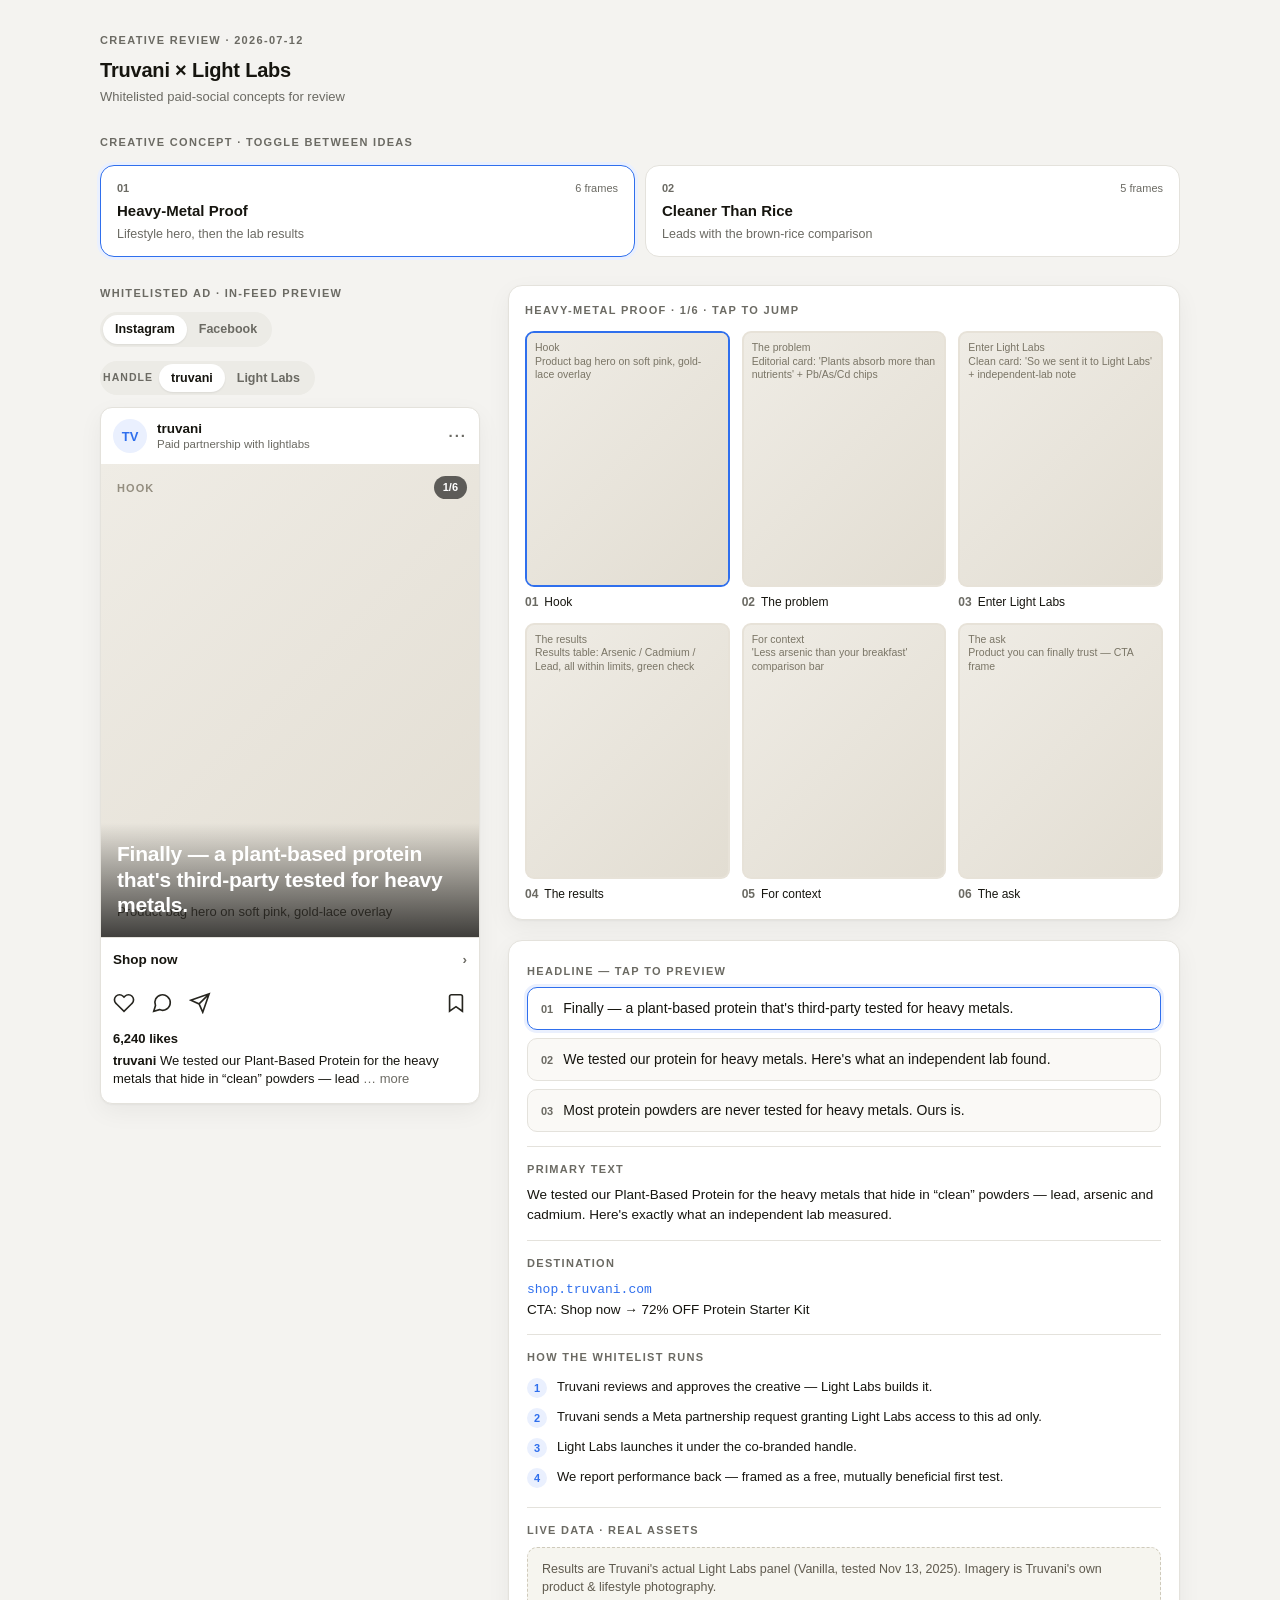
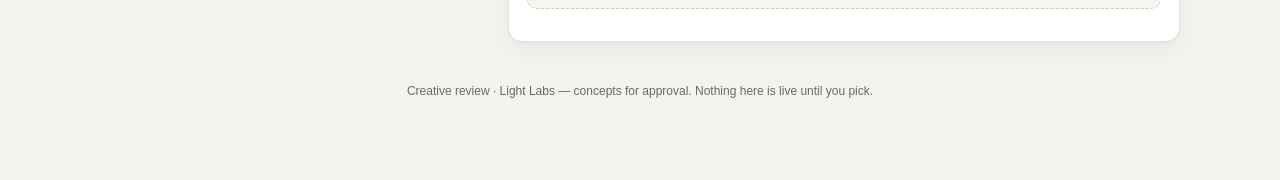
<file: .agents/skills/ad-creative/assets/creative-review-template.html>
<!DOCTYPE html>
<!--
  Creative Review Page — a shareable ad-creative approval artifact.

  HOW TO USE (agents): replace the JSON inside <script id="review-data"> below
  with the real project. Everything else renders from it. The file is
  self-contained — no build, no network, no dependencies. Open it in a browser,
  host it on any static host (Vercel/Netlify/GitHub Pages), or hand off the
  single .html file.

  THE DATA BLOCK IS JSON, NOT JAVASCRIPT:
    - double-quoted keys and strings, no comments, no trailing commas
    - it is inert data (parsed with JSON.parse), so a value can never execute
    - SECURITY: escape every literal "<" in your text values as < so a
      value like "</script>" can never break out of the tag. All values are
      also HTML-escaped again at render time.

  DATA SHAPE — see references/creative-review-page.md for the annotated spec.
  Images: each frame's "image" may be a URL, a relative path, or a data URI.
  If omitted (or the file is missing), a placeholder shows the frame label +
  the image prompt — use this for concepts not yet rendered to image.
-->
<html lang="en">
<head>
<meta charset="utf-8" />
<meta name="viewport" content="width=device-width, initial-scale=1" />
<title>Creative Review</title>
<style>
  :root {
    --bg: #f4f3f0; --card: #ffffff; --ink: #16150f; --muted: #6b6a63;
    --line: #e4e2dc; --accent: #2f6fed; --accent-soft: #eaf0fe;
    --radius: 14px; --shadow: 0 1px 2px rgba(0,0,0,.04), 0 8px 24px rgba(0,0,0,.05);
  }
  * { box-sizing: border-box; }
  body { margin: 0; background: var(--bg); color: var(--ink);
    font: 15px/1.5 -apple-system, BlinkMacSystemFont, "Segoe UI", Roboto, Helvetica, Arial, sans-serif;
    -webkit-font-smoothing: antialiased; }
  .wrap { max-width: 1120px; margin: 0 auto; padding: 32px 20px 80px; }
  .eyebrow { font-size: 11px; font-weight: 700; letter-spacing: .12em; text-transform: uppercase; color: var(--muted); }
  a { color: var(--accent); }

  header.project { margin-bottom: 28px; }
  header.project h1 { font-size: 20px; margin: 6px 0 2px; letter-spacing: -.01em; }
  header.project .sub { color: var(--muted); font-size: 13px; }

  .concepts { display: grid; grid-template-columns: repeat(auto-fit, minmax(210px, 1fr)); gap: 10px; margin: 14px 0 28px; }
  .concept { text-align: left; background: var(--card); border: 1.5px solid var(--line); border-radius: var(--radius);
    padding: 14px 16px; cursor: pointer; transition: border-color .12s, box-shadow .12s; font: inherit; color: inherit; }
  .concept:hover { border-color: #cfcdc6; }
  .concept[aria-selected="true"] { border-color: var(--accent); box-shadow: 0 0 0 3px var(--accent-soft); background: #fff; }
  .concept .row1 { display: flex; align-items: baseline; justify-content: space-between; gap: 8px; }
  .concept .num { font-size: 11px; font-weight: 700; color: var(--muted); }
  .concept .frames { font-size: 11px; color: var(--muted); }
  .concept .name { font-weight: 650; font-size: 15px; margin: 4px 0 3px; }
  .concept .tag { font-size: 12.5px; color: var(--muted); line-height: 1.35; }

  .grid { display: grid; grid-template-columns: minmax(0, 380px) minmax(0, 1fr); gap: 28px; align-items: start; }
  @media (max-width: 860px) { .grid { grid-template-columns: 1fr; } }
  .col-label { margin-bottom: 10px; }

  .toggles { display: flex; flex-wrap: wrap; gap: 14px; margin-bottom: 12px; }
  .seg { display: inline-flex; background: #ecebe6; border-radius: 999px; padding: 3px; }
  .seg button { border: 0; background: transparent; font: inherit; font-size: 12.5px; font-weight: 600; color: var(--muted);
    padding: 5px 12px; border-radius: 999px; cursor: pointer; }
  .seg button[aria-pressed="true"] { background: #fff; color: var(--ink); box-shadow: 0 1px 2px rgba(0,0,0,.08); }
  .seg .lbl { align-self: center; font-size: 10.5px; font-weight: 700; letter-spacing: .1em; text-transform: uppercase; color: var(--muted); margin-right: 6px; }

  .post { background: var(--card); border: 1px solid var(--line); border-radius: 12px; overflow: hidden; box-shadow: var(--shadow); }
  .post .top { display: flex; align-items: center; gap: 10px; padding: 11px 12px; }
  .post .avatar { width: 34px; height: 34px; border-radius: 50%; background: var(--accent-soft); color: var(--accent);
    display: grid; place-items: center; font-weight: 700; font-size: 13px; overflow: hidden; flex: none; }
  .post .avatar img { width: 100%; height: 100%; object-fit: cover; }
  .post .who { line-height: 1.2; }
  .post .who .name { font-weight: 650; font-size: 13.5px; }
  .post .who .partner { font-size: 11.5px; color: var(--muted); }
  .post .dots { margin-left: auto; color: var(--muted); font-weight: 700; letter-spacing: 2px; }
  .frame { position: relative; aspect-ratio: 4/5; background: #ded9d0; display: grid; }
  .frame img { width: 100%; height: 100%; object-fit: cover; grid-area: 1/1; z-index: 1; }
  .frame .ph { grid-area: 1/1; display: flex; flex-direction: column; justify-content: space-between; padding: 16px;
    background: linear-gradient(135deg,#efece5,#e2ddd2); }
  .frame .ph .plabel { font-size: 11px; font-weight: 700; letter-spacing: .1em; text-transform: uppercase; color: #948e80; }
  .frame .ph .pprompt { font-size: 13px; color: #5f5a4e; line-height: 1.4; }
  .frame .badge { position: absolute; top: 12px; left: 12px; z-index: 2; background: rgba(255,255,255,.92);
    font-size: 11.5px; font-weight: 600; padding: 5px 10px; border-radius: 999px; display: flex; align-items: center; gap: 5px; }
  .frame .counter { position: absolute; top: 12px; right: 12px; z-index: 2; background: rgba(0,0,0,.6); color: #fff; font-size: 11px;
    font-weight: 600; padding: 3px 9px; border-radius: 999px; }
  .frame .headline { position: absolute; left: 0; right: 0; bottom: 0; z-index: 2; padding: 18px 16px 20px; color: #fff;
    font-size: 21px; font-weight: 700; line-height: 1.2; letter-spacing: -.01em;
    background: linear-gradient(to top, rgba(0,0,0,.72), rgba(0,0,0,0)); }
  .frame .headline.light { color: var(--ink); background: linear-gradient(to top, rgba(255,255,255,.85), rgba(255,255,255,0)); }

  /* Instagram chrome */
  .ig-cta { display: flex; align-items: center; justify-content: space-between; padding: 12px; border-top: 1px solid var(--line);
    font-weight: 600; font-size: 13.5px; }
  .ig-cta .chev { color: var(--muted); }
  .ig-actions { display: flex; gap: 16px; padding: 10px 12px 2px; color: #26251f; }
  .ig-actions svg { width: 22px; height: 22px; }
  .ig-actions .save { margin-left: auto; }
  .likes { padding: 6px 12px 2px; font-weight: 650; font-size: 13px; }
  .caption { padding: 2px 12px 14px; font-size: 13px; line-height: 1.4; }
  .caption .h { font-weight: 650; }
  .caption .more { color: var(--muted); }

  /* Facebook chrome — link card below image + text actions */
  .fb-card { display: flex; align-items: center; gap: 12px; padding: 12px; background: #f3f4f6; border-top: 1px solid var(--line); }
  .fb-card .meta { min-width: 0; flex: 1; }
  .fb-card .dom { font-size: 11px; letter-spacing: .04em; text-transform: uppercase; color: var(--muted); }
  .fb-card .hl { font-size: 14px; font-weight: 650; line-height: 1.25; margin-top: 2px; overflow: hidden; }
  .fb-card .btn { flex: none; background: #e4e6eb; color: #050505; font-weight: 650; font-size: 12.5px; padding: 8px 14px; border-radius: 7px; }
  .fb-actions { display: flex; padding: 4px 12px; border-top: 1px solid var(--line); }
  .fb-actions span { flex: 1; text-align: center; padding: 8px 0; font-size: 13px; font-weight: 600; color: var(--muted); }

  .board { background: var(--card); border: 1px solid var(--line); border-radius: var(--radius); padding: 16px; box-shadow: var(--shadow); margin-bottom: 20px; }
  .board .frames-grid { display: grid; grid-template-columns: repeat(3, 1fr); gap: 12px; margin-top: 12px; }
  @media (max-width: 480px) { .board .frames-grid { grid-template-columns: repeat(2, 1fr); } }
  .thumb { border: 0; background: transparent; padding: 0; cursor: pointer; text-align: left; font: inherit; color: inherit; }
  .thumb .box { aspect-ratio: 4/5; border-radius: 9px; overflow: hidden; border: 2px solid transparent; background: #e7e2d8;
    display: grid; transition: border-color .12s; }
  .thumb[aria-current="true"] .box { border-color: var(--accent); }
  .thumb .box img { width: 100%; height: 100%; object-fit: cover; grid-area: 1/1; z-index: 1; }
  .thumb .box .mini { grid-area: 1/1; padding: 8px; font-size: 10.5px; color: #7a7566; line-height: 1.3;
    background: linear-gradient(135deg,#efece5,#e2ddd2); overflow: hidden; }
  .thumb .cap { margin-top: 6px; font-size: 12px; }
  .thumb .cap .n { color: var(--muted); font-weight: 700; margin-right: 6px; }

  .copy { background: var(--card); border: 1px solid var(--line); border-radius: var(--radius); padding: 18px; box-shadow: var(--shadow); }
  .copy .block { padding: 14px 0; border-top: 1px solid var(--line); }
  .copy .block:first-of-type { border-top: 0; padding-top: 4px; }
  .headline-opt { display: flex; gap: 10px; align-items: flex-start; width: 100%; text-align: left; font: inherit; color: inherit;
    background: #faf9f6; border: 1.5px solid var(--line); border-radius: 10px; padding: 11px 13px; cursor: pointer; margin-top: 8px; }
  .headline-opt[aria-pressed="true"] { border-color: var(--accent); background: #fff; box-shadow: 0 0 0 3px var(--accent-soft); }
  .headline-opt .n { font-size: 11px; font-weight: 700; color: var(--muted); margin-top: 2px; }
  .headline-opt .t { font-size: 14px; line-height: 1.35; }
  .kv { font-size: 13.5px; line-height: 1.5; }
  .kv .dest { color: var(--accent); font-family: ui-monospace, SFMono-Regular, Menlo, monospace; font-size: 13px; }
  .steps { margin: 8px 0 0; padding: 0; list-style: none; }
  .steps li { display: flex; gap: 10px; padding: 5px 0; font-size: 13px; line-height: 1.4; }
  .steps li .i { flex: none; width: 20px; height: 20px; border-radius: 50%; background: var(--accent-soft); color: var(--accent);
    display: grid; place-items: center; font-size: 11px; font-weight: 700; }
  .grounding { background: #f6f5ef; border: 1px dashed #cfcabb; border-radius: 10px; padding: 12px 14px; font-size: 12.5px; color: #5f5a4e; line-height: 1.45; margin-top: 8px; }
  .err { background: #fbeaea; border: 1px solid #e6b7b7; color: #8a2b2b; border-radius: 10px; padding: 14px 16px; font-size: 13px; }
  footer { margin-top: 40px; text-align: center; font-size: 12px; color: var(--muted); }
</style>
</head>
<body>

<!-- DATA — replace this JSON with your project (see the comment at the top of the file). -->
<script type="application/json" id="review-data">
{
  "project": {
    "brand": "Truvani",
    "agency": "Light Labs",
    "date": "2026-07-12",
    "note": "Whitelisted paid-social concepts for review"
  },
  "platforms": ["instagram", "facebook"],
  "concepts": [
    {
      "name": "Heavy-Metal Proof",
      "tagline": "Lifestyle hero, then the lab results",
      "handles": [
        { "name": "truvani", "partner": "Paid partnership with lightlabs", "initials": "TV" },
        { "name": "Light Labs", "partner": "Paid partnership with truvani", "initials": "LL" }
      ],
      "frames": [
        { "label": "Hook", "prompt": "Product bag hero on soft pink, gold-lace overlay", "headline": "Finally — a plant-based protein that's third-party tested for heavy metals.", "headlineTheme": "dark" },
        { "label": "The problem", "prompt": "Editorial card: 'Plants absorb more than nutrients' + Pb/As/Cd chips" },
        { "label": "Enter Light Labs", "prompt": "Clean card: 'So we sent it to Light Labs' + independent-lab note" },
        { "label": "The results", "prompt": "Results table: Arsenic / Cadmium / Lead, all within limits, green check" },
        { "label": "For context", "prompt": "'Less arsenic than your breakfast' comparison bar" },
        { "label": "The ask", "prompt": "Product you can finally trust — CTA frame", "headline": "Protein you can finally trust." }
      ],
      "headlines": [
        "Finally — a plant-based protein that's third-party tested for heavy metals.",
        "We tested our protein for heavy metals. Here's what an independent lab found.",
        "Most protein powders are never tested for heavy metals. Ours is."
      ],
      "primaryText": "We tested our Plant-Based Protein for the heavy metals that hide in “clean” powders — lead, arsenic and cadmium. Here's exactly what an independent lab measured.",
      "destination": { "url": "shop.truvani.com", "cta": "Shop now", "offer": "72% OFF Protein Starter Kit" },
      "rollout": {
        "title": "How the whitelist runs",
        "steps": [
          "Truvani reviews and approves the creative — Light Labs builds it.",
          "Truvani sends a Meta partnership request granting Light Labs access to this ad only.",
          "Light Labs launches it under the co-branded handle.",
          "We report performance back — framed as a free, mutually beneficial first test."
        ]
      },
      "grounding": "Results are Truvani's actual Light Labs panel (Vanilla, tested Nov 13, 2025). Imagery is Truvani's own product & lifestyle photography."
    },
    {
      "name": "Cleaner Than Rice",
      "tagline": "Leads with the brown-rice comparison",
      "frames": [
        { "label": "Hook", "prompt": "Split visual: brown rice vs protein scoop", "headline": "Your “clean” brown rice protein? Test it.", "headlineTheme": "dark" },
        { "label": "The claim", "prompt": "Stat card comparing arsenic levels" },
        { "label": "The proof", "prompt": "Light Labs results table" },
        { "label": "The context", "prompt": "What the numbers mean, plainly" },
        { "label": "The ask", "prompt": "Starter-kit offer frame", "headline": "Trust the label. Then trust the test." }
      ],
      "headlines": [
        "Your “clean” brown rice protein? Test it.",
        "Brown rice protein is often the worst offender for arsenic. We checked ours.",
        "“Plant-based” doesn't mean “clean.” We have the lab panel to prove ours is."
      ],
      "primaryText": "Brown-rice protein is one of the most common sources of dietary arsenic. So we sent ours to an independent lab. Here's the panel.",
      "destination": { "url": "shop.truvani.com", "cta": "Shop now", "offer": "72% OFF Protein Starter Kit" },
      "grounding": "Comparison figures are from Truvani's Light Labs panel and published dietary-arsenic ranges. No competitor is named."
    }
  ]
}
</script>

<div class="wrap">
  <header class="project" id="project"></header>
  <div class="eyebrow">Creative concept · toggle between ideas</div>
  <div class="concepts" id="concepts" role="tablist"></div>
  <div class="grid">
    <section>
      <div class="eyebrow col-label" id="preview-label">In-feed preview</div>
      <div class="toggles" id="toggles"></div>
      <div class="post" id="post"></div>
    </section>
    <section>
      <div class="board">
        <div class="eyebrow" id="board-label">Storyboard · tap to jump</div>
        <div class="frames-grid" id="frames-grid"></div>
      </div>
      <div class="copy" id="copy"></div>
    </section>
  </div>
  <footer id="footer"></footer>
</div>

<script>
/* ============================================================================
   RENDER — generic; no need to edit when swapping the DATA JSON above.
   ========================================================================== */
const esc = (s) => String(s == null ? "" : s).replace(/[&<>"']/g, c => (
  { "&": "&amp;", "<": "&lt;", ">": "&gt;", '"': "&quot;", "'": "&#39;" }[c]));
const PLATFORMS = { instagram: "Instagram", facebook: "Facebook" };

let DATA;
try {
  DATA = JSON.parse(document.getElementById("review-data").textContent);
} catch (e) {
  document.querySelector(".wrap").innerHTML =
    '<div class="err"><b>Couldn\'t read the review data.</b><br/>The <code>#review-data</code> block must be valid JSON — double-quoted keys and strings, no comments, no trailing commas. Parser said: ' + esc(e.message) + '</div>';
  throw e;
}

const state = { concept: 0, frame: 0, platform: null, handle: 0, headline: 0 };
const concept = () => DATA.concepts[state.concept];

// platforms restricted to the ones we can render; default to first valid
const platformList = () => (DATA.platforms || ["instagram"]).filter(p => PLATFORMS[p]);
state.platform = platformList()[0] || "instagram";

const heart = '<svg viewBox="0 0 24 24" fill="none" stroke="currentColor" stroke-width="1.8"><path d="M20.8 4.6a5.5 5.5 0 0 0-7.8 0L12 5.6l-1-1a5.5 5.5 0 1 0-7.8 7.8l1 1L12 21l7.8-7.6 1-1a5.5 5.5 0 0 0 0-7.8z"/></svg>';
const comment = '<svg viewBox="0 0 24 24" fill="none" stroke="currentColor" stroke-width="1.8"><path d="M21 11.5a8.4 8.4 0 0 1-11.8 7.7L3 21l1.9-6.2A8.4 8.4 0 1 1 21 11.5z"/></svg>';
const share = '<svg viewBox="0 0 24 24" fill="none" stroke="currentColor" stroke-width="1.8"><path d="M22 2 11 13M22 2l-7 20-4-9-9-4 20-7z"/></svg>';
const bookmark = '<svg viewBox="0 0 24 24" fill="none" stroke="currentColor" stroke-width="1.8"><path d="M19 21l-7-5-7 5V5a2 2 0 0 1 2-2h10a2 2 0 0 1 2 2z"/></svg>';

function renderProject() {
  const p = DATA.project || {};
  const line = [p.brand, p.agency && `× ${p.agency}`].filter(Boolean).join(" ");
  document.getElementById("project").innerHTML =
    `<div class="eyebrow">Creative review${p.date ? " · " + esc(p.date) : ""}</div>
     <h1>${esc(line || "Ad creative")}</h1>${p.note ? `<div class="sub">${esc(p.note)}</div>` : ""}`;
  document.getElementById("footer").innerHTML =
    `Creative review${p.agency ? " · " + esc(p.agency) : ""} — concepts for approval. Nothing here is live until you pick.`;
}

function renderConcepts() {
  document.getElementById("concepts").innerHTML = DATA.concepts.map((c, i) => `
    <button class="concept" role="tab" aria-selected="${i === state.concept}" data-i="${i}">
      <div class="row1"><span class="num">${String(i + 1).padStart(2, "0")}</span>
        <span class="frames">${c.frames.length} frame${c.frames.length === 1 ? "" : "s"}</span></div>
      <div class="name">${esc(c.name)}</div>
      <div class="tag">${esc(c.tagline || "")}</div>
    </button>`).join("");
  document.querySelectorAll(".concept").forEach(b =>
    b.onclick = () => { state.concept = +b.dataset.i; state.frame = 0; state.handle = 0; state.headline = 0; renderAll(); });
}

function handles() {
  return concept().handles || [{
    name: DATA.project?.brand || "brand",
    partner: DATA.project?.agency ? "Paid partnership with " + DATA.project.agency.toLowerCase() : "Sponsored",
    initials: (DATA.project?.brand || "AD").slice(0, 2).toUpperCase()
  }];
}

function renderToggles() {
  const plats = platformList(), hs = handles();
  let html = "";
  if (plats.length > 1) {
    html += `<div class="seg" role="group">${plats.map(p =>
      `<button data-plat="${esc(p)}" aria-pressed="${p === state.platform}">${esc(PLATFORMS[p])}</button>`).join("")}</div>`;
  }
  if (hs.length > 1) {
    html += `<div class="seg" role="group"><span class="lbl">Handle</span>${hs.map((h, i) =>
      `<button data-handle="${i}" aria-pressed="${i === state.handle}">${esc(h.name)}</button>`).join("")}</div>`;
  }
  const el = document.getElementById("toggles");
  el.innerHTML = html;
  el.querySelectorAll("[data-plat]").forEach(b => b.onclick = () => { state.platform = b.dataset.plat; renderToggles(); renderPost(); });
  el.querySelectorAll("[data-handle]").forEach(b => b.onclick = () => { state.handle = +b.dataset.handle; renderToggles(); renderPost(); });
  document.getElementById("preview-label").textContent = (hs.length > 1 ? "Whitelisted ad · " : "") + "In-feed preview";
}

// placeholder underneath + image on top; a missing/broken image removes itself → placeholder shows
function frameVisual(f, phCls) {
  const ph = `<div class="${phCls}"><div class="plabel">${esc(f.label)}</div><div class="pprompt">${esc(f.prompt || "")}</div></div>`;
  const img = f.image ? `<img src="${esc(f.image)}" alt="${esc(f.label)}" onerror="this.remove()" />` : "";
  return ph + img;
}

function frameHTML(c, f) {
  const total = c.frames.length;
  const headlineText = state.frame === 0 ? (c.headlines?.[state.headline] || f.headline || "") : (f.headline || "");
  const theme = f.headlineTheme === "light" ? " light" : "";
  return `<div class="frame">
      ${frameVisual(f, "ph")}
      <span class="counter">${state.frame + 1}/${total}</span>
      ${headlineText ? `<div class="headline${theme}">${esc(headlineText)}</div>` : ""}
    </div>`;
}

function renderPost() {
  const c = concept(), f = c.frames[state.frame], h = handles()[state.handle] || handles()[0];
  const dest = c.destination || {};
  const top = `<div class="top">
      <div class="avatar">${h.initials ? esc(h.initials) : ""}</div>
      <div class="who"><div class="name">${esc(h.name)}</div><div class="partner">${esc(h.partner || "Sponsored")}</div></div>
      <div class="dots">···</div>
    </div>`;

  let chrome;
  if (state.platform === "facebook") {
    const domain = dest.url ? esc(dest.url) : "";
    const hl = c.headlines?.[state.headline] || f.headline || dest.offer || "";
    chrome = `<div class="fb-card">
        <div class="meta"><div class="dom">${domain}</div><div class="hl">${esc(hl)}</div></div>
        ${dest.cta ? `<div class="btn">${esc(dest.cta)}</div>` : ""}
      </div>
      <div class="fb-actions"><span>Like</span><span>Comment</span><span>Share</span></div>`;
  } else {
    chrome = `<div class="ig-cta"><span>${esc(dest.cta || "Learn more")}</span><span class="chev">›</span></div>
      <div class="ig-actions">${heart}${comment}${share}<span class="save">${bookmark}</span></div>
      <div class="likes">6,240 likes</div>
      <div class="caption"><span class="h">${esc(h.name)}</span> ${esc((c.primaryText || "").slice(0, 90))}<span class="more"> … more</span></div>`;
  }

  document.getElementById("post").innerHTML = top + frameHTML(c, f) + chrome;
  document.getElementById("board-label").textContent = `${c.name} · ${state.frame + 1}/${c.frames.length} · tap to jump`;
}

function renderBoard() {
  const c = concept();
  document.getElementById("frames-grid").innerHTML = c.frames.map((f, i) => `
    <button class="thumb" aria-current="${i === state.frame}" data-i="${i}">
      <div class="box">${frameVisual(f, "mini")}</div>
      <div class="cap"><span class="n">${String(i + 1).padStart(2, "0")}</span>${esc(f.label)}</div>
    </button>`).join("");
  document.querySelectorAll(".thumb").forEach(b =>
    b.onclick = () => { state.frame = +b.dataset.i; renderPost(); renderBoard(); });
}

function renderCopy() {
  const c = concept(), dest = c.destination || {};
  let html = "";
  if (c.headlines?.length) {
    html += `<div class="block"><div class="eyebrow">Headline — tap to preview</div>${c.headlines.map((h, i) =>
      `<button class="headline-opt" aria-pressed="${i === state.headline}" data-i="${i}">
        <span class="n">${String(i + 1).padStart(2, "0")}</span><span class="t">${esc(h)}</span></button>`).join("")}</div>`;
  }
  if (c.primaryText) html += `<div class="block"><div class="eyebrow">Primary text</div><div class="kv" style="margin-top:8px">${esc(c.primaryText)}</div></div>`;
  if (dest.url || dest.cta) {
    html += `<div class="block"><div class="eyebrow">Destination</div><div class="kv" style="margin-top:8px">
      ${dest.url ? `<span class="dest">${esc(dest.url)}</span><br/>` : ""}
      ${dest.cta ? `CTA: ${esc(dest.cta)}` : ""}${dest.offer ? ` → ${esc(dest.offer)}` : ""}</div></div>`;
  }
  if (c.rollout?.steps?.length) {
    html += `<div class="block"><div class="eyebrow">${esc(c.rollout.title || "How it runs")}</div>
      <ol class="steps">${c.rollout.steps.map((s, i) => `<li><span class="i">${i + 1}</span><span>${esc(s)}</span></li>`).join("")}</ol></div>`;
  }
  if (c.grounding) html += `<div class="block"><div class="eyebrow">Live data · real assets</div><div class="grounding">${esc(c.grounding)}</div></div>`;
  const el = document.getElementById("copy");
  el.innerHTML = html;
  el.querySelectorAll(".headline-opt").forEach(b =>
    b.onclick = () => { state.headline = +b.dataset.i; state.frame = 0; renderPost(); renderBoard(); renderCopy(); });
}

function renderAll() { renderConcepts(); renderToggles(); renderPost(); renderBoard(); renderCopy(); }
renderProject();
renderAll();
</script>
</body>
</html>
</file>
<file: css/style.css>
/*
 * Masri Systems — Links Page
 * Design system derived from rechnung_vorlage.html
 * Glassmorphism · Inter · Dark background
 * v2.0 — Production-ready with FOUC prevention, accessibility, CRO enhancements
 */

/* ── Custom Properties (Derived from masrisystems-app app.css) ── */
:root {
  /* Colors — Warm Dark & Terracotta Claude Palette */
  --color-primary:             #cc785c;
  --color-primary-active:      #a9583e;
  --color-primary-disabled:    #e6dfd8;
  --color-text:                #faf9f5;
  --color-text-muted:          #a09d96;
  --color-bg:                  #181715;
  --color-bg-light:            #fdf8f5;
  --color-surface:             #252320;
  --color-border:              rgba(230, 223, 216, 0.14);
  --color-accent:              #cc785c;
  --color-accent-hover:        #a9583e;
  --color-success:             #5db872;
  --color-warning:             #d4a017;
  --color-destructive:         #c64545;

  /* Glass card & surface */
  --glass-bg:                  rgba(37, 35, 32, 0.85);
  --glass-border:              rgba(230, 223, 216, 0.14);
  --glass-blur:                20px;

  /* Typography */
  --font-sans: 'Inter', 'Instrument Sans', ui-sans-serif, system-ui, -apple-system, sans-serif;

  /* Spacing */
  --spacing-xs:  0.5rem;
  --spacing-sm:  0.75rem;
  --spacing-md:  1rem;
  --spacing-lg:  1.5rem;
  --spacing-xl:  2rem;
  --spacing-2xl: 3rem;

  /* Radius */
  --radius-sm:   0.5rem;
  --radius-md:   0.75rem;
  --radius-lg:   1rem;
  --radius-full: 9999px;
}

/* ── FOUC Prevention ────────────────────────────── */
html {
  background-color: #181715;
}

/* ── Base ───────────────────────────────────────── */
body {
  margin: 0;
  padding: 0;
  font-family: var(--font-sans);
  font-size: 1rem;
  font-weight: 400;
  line-height: 1.6;
  color: var(--color-text);
  background-color: var(--color-bg);
  background-image: 
    radial-gradient(ellipse 80% 80% at 50% -20%, rgba(204, 120, 92, 0.15), rgba(24, 23, 21, 0)),
    radial-gradient(ellipse 60% 60% at 50% 120%, rgba(37, 35, 32, 0.8), rgba(24, 23, 21, 0));
  background-repeat: no-repeat;
  background-position: center center;
  background-size: cover;
  background-attachment: fixed;
  min-height: 100vh;
  -webkit-font-smoothing: antialiased;
  -moz-osx-font-smoothing: grayscale;
}

/* ── Page Layout ────────────────────────────────── */
.page {
  display: flex;
  flex-direction: column;
  align-items: center;
  justify-content: flex-start;
  min-height: 100vh;
  padding: var(--spacing-2xl) var(--spacing-md) 6.5rem;
  overflow-x: hidden;
}

/* ── Glass Card ─────────────────────────────────── */
.card {
  width: 100%;
  max-width: 420px;
  background: var(--glass-bg);
  border: 1px solid var(--glass-border);
  border-radius: var(--radius-lg);
  backdrop-filter: blur(var(--glass-blur));
  -webkit-backdrop-filter: blur(var(--glass-blur));
  padding: 1.25rem var(--spacing-xl) var(--spacing-2xl);
  text-align: center;
  animation: cardFadeIn 0.6s ease-out;
  overflow: hidden;
}

@keyframes cardFadeIn {
  from { opacity: 0; transform: translateY(20px); }
  to   { opacity: 1; transform: translateY(0); }
}

/* ── Header / Profile ──────────────────────────── */
.profile {
  margin-bottom: var(--spacing-xl);
}

.logo {
  width: 64px;
  height: 64px;
  margin: 0 auto var(--spacing-lg);
  display: flex;
  align-items: center;
  justify-content: center;
  border-radius: var(--radius-md);
  background: var(--color-bg-light, #fdf8f5);
  border: 1px solid rgba(230, 223, 216, 0.4);
  box-shadow: 0 4px 20px rgba(0, 0, 0, 0.25), 0 0 0 1px rgba(204, 120, 92, 0.15);
  padding: 10px;
  animation: logoFloat 4s ease-in-out infinite;
  transition: transform 0.3s ease, box-shadow 0.3s ease;
}

@keyframes logoFloat {
  0%, 100% { transform: translateY(0); }
  50%      { transform: translateY(-8px); }
}

.logo:hover {
  transform: scale(1.08);
  box-shadow: 0 6px 28px rgba(204, 120, 92, 0.35), 0 0 0 1px rgba(204, 120, 92, 0.3);
}

.logo img {
  width: 100%;
  height: 100%;
  object-fit: contain;
}

.profile h1 {
  font-size: 1.75rem;
  font-weight: 700;
  letter-spacing: -0.02em;
  line-height: 1.2;
  margin: 0 0 var(--spacing-xs);
  color: var(--color-text);
}

.profile .subtitle {
  font-size: 0.875rem;
  color: var(--color-text-muted);
  margin: 0 0 var(--spacing-sm);
  font-weight: 400;
}

.profile .contact-info {
  font-size: 0.75rem;
  color: var(--color-text-muted);
  line-height: 1.8;
}

.profile .contact-info a {
  color: var(--color-text-muted);
  text-decoration: none;
  transition: color 0.2s ease;
}

.profile .contact-info a:hover,
.profile .contact-info a:focus-visible {
  color: var(--color-text);
}

.profile .tagline {
  font-size: 0.815rem;
  color: var(--color-primary);
  font-style: italic;
  margin: 0.35rem 0 0.5rem;
  opacity: 0.95;
}

.verified-icon {
  display: inline-block;
  vertical-align: middle;
  margin-left: 4px;
  flex-shrink: 0;
}

/* ── Social Quick Links Row ──────────────────────── */
.social-quick-links {
  display: flex;
  justify-content: center;
  align-items: center;
  gap: 0.75rem;
  margin: 0.85rem 0 0.25rem;
}

.social-quick-link {
  display: flex;
  align-items: center;
  justify-content: center;
  width: 38px;
  height: 38px;
  border-radius: var(--radius-full);
  transition: transform 0.2s ease, filter 0.2s ease, box-shadow 0.2s ease;
  box-shadow: 0 2px 6px rgba(0, 0, 0, 0.25);
  text-decoration: none;
}

.social-quick-link:hover {
  transform: translateY(-2px) scale(1.08);
  filter: brightness(1.12);
  box-shadow: 0 4px 12px rgba(0, 0, 0, 0.4);
}

.social-quick-link.quick-github {
  background: #000000;
  border: 1px solid rgba(255, 255, 255, 0.35);
}

.social-quick-link.quick-linkedin {
  background: #2867b2;
  border: 1px solid rgba(255, 255, 255, 0.15);
}

.social-quick-link.quick-instagram {
  background: linear-gradient(45deg, #f09433 0%, #e6683c 25%, #dc2743 50%, #cc2366 75%, #bc1888 100%);
  border: 1px solid rgba(255, 255, 255, 0.15);
}

.social-quick-link.quick-facebook {
  background: #0866FF;
  border: 1px solid rgba(255, 255, 255, 0.15);
}

.social-quick-link.quick-xing {
  background: #006567;
  border: 1px solid rgba(255, 255, 255, 0.15);
}

.social-quick-link.quick-whatsapp {
  background: #25D366;
  border: 1px solid rgba(255, 255, 255, 0.15);
}

.social-quick-link img {
  width: 18px;
  height: 18px;
  filter: brightness(0) invert(1);
}

/* ── Prominent Header Save Contact (vCard) Button ────────────────── */
.header-vcard-wrapper {
  display: flex;
  justify-content: center;
  margin: var(--spacing-md) auto 0;
  width: 100%;
}

.header-vcard-btn {
  display: inline-flex;
  align-items: center;
  justify-content: center;
  gap: 0.55rem;
  width: 100%;
  max-width: 290px;
  min-height: 42px;
  padding: 0.55rem 1.15rem;
  background: linear-gradient(135deg, rgba(204, 120, 92, 0.22) 0%, rgba(204, 120, 92, 0.08) 100%);
  border: 1px solid rgba(204, 120, 92, 0.45);
  border-radius: var(--radius-full);
  color: var(--color-text);
  font-family: var(--font-sans);
  font-size: 0.845rem;
  font-weight: 600;
  letter-spacing: -0.01em;
  text-decoration: none;
  cursor: pointer;
  box-shadow: 0 4px 14px rgba(0, 0, 0, 0.25), 0 0 0 1px rgba(204, 120, 92, 0.15);
  transition: all 0.22s cubic-bezier(0.16, 1, 0.3, 1);
  user-select: none;
}

.header-vcard-btn:hover,
.header-vcard-btn:focus-visible {
  background: linear-gradient(135deg, rgba(204, 120, 92, 0.36) 0%, rgba(204, 120, 92, 0.16) 100%);
  border-color: rgba(204, 120, 92, 0.75);
  color: #ffffff;
  transform: translateY(-2px);
  box-shadow: 0 6px 20px rgba(204, 120, 92, 0.4), 0 0 0 1px rgba(204, 120, 92, 0.3);
  text-decoration: none;
}

.header-vcard-btn:focus-visible {
  outline: 2px solid var(--color-primary);
  outline-offset: 2px;
}

.header-vcard-btn:active {
  transform: translateY(0);
}

.header-vcard-icon {
  color: var(--color-primary);
  flex-shrink: 0;
  transition: transform 0.2s ease;
}

.header-vcard-btn:hover .header-vcard-icon {
  transform: scale(1.12);
}

.header-vcard-badge {
  display: inline-flex;
  align-items: center;
  padding: 0.15rem 0.45rem;
  font-size: 0.65rem;
  font-weight: 700;
  letter-spacing: 0.04em;
  text-transform: uppercase;
  color: var(--color-primary);
  background: rgba(204, 120, 92, 0.25);
  border: 1px solid rgba(204, 120, 92, 0.4);
  border-radius: var(--radius-full);
}

/* ── Availability Badge ─────────────────────────── */
.availability-badge {
  display: inline-flex;
  align-items: center;
  gap: 0.4rem;
  padding: 0.3rem 0.85rem;
  font-size: 0.7rem;
  font-weight: 600;
  letter-spacing: 0.03em;
  text-transform: uppercase;
  color: var(--color-success);
  border: 1px solid hsla(142, 71%, 45%, 0.25);
  border-radius: var(--radius-full);
  background: hsla(142, 71%, 45%, 0.08);
  margin-top: var(--spacing-md);
}

.availability-badge .pulse-dot {
  width: 6px;
  height: 6px;
  border-radius: 50%;
  background: var(--color-success);
  animation: pulse 2s ease-in-out infinite;
}

@keyframes pulse {
  0%, 100% { opacity: 1; transform: scale(1); }
  50%      { opacity: 0.5; transform: scale(0.8); }
}

/* ── Card Top Bar ───────────────────────────────── */
.card-top-bar {
  display: flex;
  justify-content: flex-end;
  align-items: center;
  gap: 0.5rem;
  margin-bottom: 2rem;
}

.card-top-bar.card-top-bar-back {
  justify-content: flex-start;
}

.card-top-bar.card-top-bar-hub {
  justify-content: space-between;
}

.top-bar-actions {
  display: inline-flex;
  align-items: center;
  gap: 0.5rem;
}

.top-bar-back-btn {
  display: inline-flex;
  align-items: center;
  gap: 0.45rem;
  background: rgba(255, 255, 255, 0.05);
  border: 1px solid var(--color-border);
  color: var(--color-text-muted);
  padding: 0.35rem 0.85rem 0.35rem 0.65rem;
  border-radius: var(--radius-full);
  font-size: 0.8125rem;
  font-weight: 500;
  text-decoration: none;
  cursor: pointer;
  transition: all 0.2s ease;
  font-family: inherit;
}

.top-bar-back-btn:hover,
.top-bar-back-btn:focus-visible {
  color: var(--color-text);
  background: rgba(204, 120, 92, 0.15);
  border-color: rgba(204, 120, 92, 0.4);
  transform: translateX(-2px);
  box-shadow: 0 2px 10px rgba(0, 0, 0, 0.2);
}

.top-bar-back-btn svg {
  width: 16px;
  height: 16px;
  transition: transform 0.2s ease;
  flex-shrink: 0;
}

.top-bar-back-btn:hover svg {
  transform: translateX(-2px);
}

.top-bar-btn {
  display: inline-flex;
  align-items: center;
  gap: 0.35rem;
  background: rgba(255, 255, 255, 0.05);
  border: 1px solid var(--color-border);
  color: var(--color-text-muted);
  padding: 0.3rem 0.65rem;
  border-radius: var(--radius-full);
  font-size: 0.75rem;
  font-weight: 500;
  cursor: pointer;
  transition: all 0.2s ease;
  font-family: inherit;
}

.top-bar-btn:hover,
.top-bar-btn:focus-visible {
  color: var(--color-text);
  background: rgba(204, 120, 92, 0.15);
  border-color: rgba(204, 120, 92, 0.4);
  transform: translateY(-1px);
}

.top-bar-btn svg {
  width: 14px;
  height: 14px;
}

.lang-toggle-btn {
  font-weight: 600;
  letter-spacing: 0.05em;
  padding: 0.3rem 0.6rem;
}

.lang-toggle-btn .lang-indicator {
  display: inline-flex;
  align-items: center;
  font-size: 0.72rem;
  font-weight: 700;
}

/* ── QR Invite Section ──────────────────────────── */
.qr-invite-section {
  margin: 1.25rem 0 0.5rem;
  background: rgba(24, 23, 21, 0.65);
  border: 1px solid rgba(204, 120, 92, 0.24);
  border-radius: var(--radius-lg);
  padding: 1rem;
  text-align: left;
  box-shadow: 0 4px 20px rgba(0, 0, 0, 0.25), inset 0 1px 0 rgba(255, 255, 255, 0.05);
  transition: border-color 0.2s ease, transform 0.2s ease;
}

.qr-invite-section:hover {
  border-color: rgba(204, 120, 92, 0.45);
}

.qr-invite-box {
  display: flex;
  align-items: center;
  gap: 1rem;
}

@media (max-width: 380px) {
  .qr-invite-box {
    flex-direction: column;
    text-align: center;
  }
}
@media (max-width: 600px) {
  .card-top-bar {
    display: flex;
    flex-direction: row;
    flex-wrap: nowrap;
    justify-content: space-between;
    align-items: center;
    gap: 0.25rem;
    width: 100%;
  }
  .card-top-bar.card-top-bar-hub {
    justify-content: space-between;
  }
  .top-bar-actions {
    display: inline-flex;
    flex-direction: row;
    align-items: center;
    gap: 0.25rem;
    width: auto;
  }
  .top-bar-btn {
    flex: 1 1 0;
    min-width: 0;
    width: auto;
    padding: 0.25rem 0.3rem;
    font-size: 0.69rem;
    gap: 0.2rem;
    white-space: nowrap;
    justify-content: center;
  }
  .top-bar-btn svg,
  .top-bar-back-btn svg {
    width: 13px;
    height: 13px;
    flex-shrink: 0;
  }
  .top-bar-back-btn {
    width: auto;
    padding: 0.25rem 0.45rem;
    font-size: 0.72rem;
    gap: 0.25rem;
    white-space: nowrap;
    justify-content: center;
  }
}

@media (max-width: 400px) {
  .card-top-bar .top-bar-btn span:not(.lang-indicator) {
    display: none;
  }
  .card-top-bar .top-bar-btn {
    padding: 0.35rem 0.55rem;
    flex: 0 0 auto;
  }
  .card-top-bar {
    justify-content: flex-end;
    gap: 0.4rem;
  }
}

.qr-preview-container {
  flex-shrink: 0;
  position: relative;
  width: 104px;
  height: 104px;
  background: #ffffff;
  border-radius: var(--radius-md);
  padding: 6px;
  box-shadow: 0 4px 14px rgba(0, 0, 0, 0.35);
  cursor: pointer;
  transition: transform 0.2s ease, box-shadow 0.2s ease;
  display: flex;
  align-items: center;
  justify-content: center;
  border: 1px solid rgba(204, 120, 92, 0.25);
}

.qr-preview-container:hover,
.qr-preview-container:focus-visible {
  transform: scale(1.04);
  box-shadow: 0 6px 20px rgba(204, 120, 92, 0.4);
}

.qr-preview-container img {
  width: 100%;
  height: 100%;
  object-fit: contain;
  display: block;
}

.qr-scan-badge {
  position: absolute;
  bottom: 4px;
  right: 4px;
  background: rgba(24, 23, 21, 0.88);
  color: var(--color-primary);
  font-size: 0.6rem;
  font-weight: 600;
  padding: 2px 6px;
  border-radius: var(--radius-full);
  display: flex;
  align-items: center;
  gap: 3px;
  backdrop-filter: blur(4px);
  border: 1px solid rgba(204, 120, 92, 0.35);
  pointer-events: none;
}

.qr-invite-content {
  flex: 1;
  min-width: 0;
}

.qr-invite-label {
  display: inline-block;
  font-size: 0.6875rem;
  font-weight: 600;
  text-transform: uppercase;
  letter-spacing: 0.06em;
  color: var(--color-primary);
  margin-bottom: 0.25rem;
}

.qr-invite-desc {
  font-size: 0.8125rem;
  color: var(--color-text-muted);
  line-height: 1.35;
  margin: 0 0 0.75rem;
}

.qr-invite-actions {
  display: grid;
  grid-template-columns: 1fr 1fr;
  gap: 0.5rem;
  width: 100%;
}

@media (max-width: 360px) {
  .qr-invite-actions {
    grid-template-columns: 1fr;
  }
}

.qr-invite-actions .button-action {
  width: 100%;
  height: 38px;
  min-height: 38px;
  max-height: 38px;
  padding: 0 0.75rem;
  box-sizing: border-box;
  display: inline-flex;
  align-items: center;
  justify-content: center;
  font-size: 0.8125rem;
  font-weight: 600;
  line-height: 1;
  white-space: nowrap;
}

.button-action {
  display: inline-flex;
  align-items: center;
  justify-content: center;
  gap: 0.4rem;
  font-family: var(--font-sans);
  font-size: 0.8125rem;
  font-weight: 600;
  padding: 0.5rem 0.85rem;
  border-radius: var(--radius-md);
  border: 1px solid transparent;
  cursor: pointer;
  transition: all 0.2s ease;
  text-decoration: none;
}

.button-share-main {
  background: var(--color-primary);
  color: #ffffff;
  box-shadow: 0 2px 8px rgba(204, 120, 92, 0.35);
}

.button-share-main:hover,
.button-share-main:focus-visible {
  background: var(--color-primary-active);
  transform: translateY(-1px);
  box-shadow: 0 4px 14px rgba(204, 120, 92, 0.45);
}

.button-qr-expand {
  background: rgba(255, 255, 255, 0.07);
  border-color: var(--color-border);
  color: var(--color-text);
}

.button-qr-expand:hover,
.button-qr-expand:focus-visible {
  background: rgba(255, 255, 255, 0.12);
  border-color: rgba(204, 120, 92, 0.4);
  color: var(--color-text);
  transform: translateY(-1px);
}

/* ── Modal Dialog ───────────────────────────────── */
.qr-modal-backdrop {
  position: fixed;
  inset: 0;
  background: rgba(10, 9, 8, 0.82);
  backdrop-filter: blur(12px);
  -webkit-backdrop-filter: blur(12px);
  z-index: 2000;
  display: flex;
  align-items: center;
  justify-content: center;
  padding: 1.5rem;
  opacity: 0;
  visibility: hidden;
  transition: opacity 0.25s ease, visibility 0.25s ease;
}

.qr-modal-backdrop.active {
  opacity: 1;
  visibility: visible;
}

.qr-modal {
  position: relative;
  background: var(--color-surface);
  border: 1px solid var(--glass-border);
  border-radius: var(--radius-lg);
  padding: 2.25rem 1.75rem 1.75rem;
  max-width: 360px;
  width: 100%;
  text-align: center;
  box-shadow: 0 20px 50px rgba(0, 0, 0, 0.6), 0 0 0 1px rgba(204, 120, 92, 0.25);
  transform: scale(0.94);
  transition: transform 0.25s cubic-bezier(0.16, 1, 0.3, 1);
}

.qr-modal-backdrop.active .qr-modal {
  transform: scale(1);
}

.qr-modal-close {
  position: absolute;
  top: 1rem;
  right: 1rem;
  background: rgba(255, 255, 255, 0.08);
  border: 1px solid var(--color-border);
  color: var(--color-text-muted);
  width: 32px;
  height: 32px;
  border-radius: var(--radius-full);
  display: flex;
  align-items: center;
  justify-content: center;
  cursor: pointer;
  transition: all 0.2s ease;
}

.qr-modal-close:hover {
  background: rgba(255, 255, 255, 0.15);
  color: var(--color-text);
  transform: scale(1.08);
}

.qr-modal-title {
  font-size: 1.25rem;
  font-weight: 700;
  margin: 0 0 0.35rem;
  color: var(--color-text);
}

.qr-modal-subtitle {
  font-size: 0.8125rem;
  color: var(--color-text-muted);
  margin: 0 0 1.25rem;
  line-height: 1.4;
}

.qr-modal-frame {
  background: #ffffff;
  padding: 0.85rem;
  border-radius: var(--radius-md);
  display: inline-block;
  margin: 0 auto 1.25rem;
  box-shadow: 0 8px 24px rgba(0, 0, 0, 0.35);
  border: 2px solid #cc785c;
}

.qr-modal-frame img {
  display: block;
  width: 220px;
  height: 220px;
  object-fit: contain;
}

.qr-modal-actions {
  display: flex;
  flex-direction: column;
  gap: 0.5rem;
}

.qr-modal-actions .button-action {
  width: 100%;
  padding: 0.75rem 1rem;
  font-size: 0.875rem;
}

/* ── Toast Notification ─────────────────────────── */
.share-toast {
  position: fixed;
  bottom: 2rem;
  left: 50%;
  transform: translateX(-50%) translateY(100px);
  background: #252320;
  color: var(--color-text);
  border: 1px solid var(--color-primary);
  box-shadow: 0 10px 30px rgba(0, 0, 0, 0.5), 0 0 0 1px rgba(204, 120, 92, 0.3);
  padding: 0.65rem 1.25rem;
  border-radius: var(--radius-full);
  font-size: 0.875rem;
  font-weight: 500;
  display: flex;
  align-items: center;
  gap: 0.5rem;
  z-index: 2500;
  opacity: 0;
  pointer-events: none;
  transition: transform 0.3s cubic-bezier(0.16, 1, 0.3, 1), opacity 0.3s ease;
}

.share-toast.show {
  opacity: 1;
  transform: translateX(-50%) translateY(0);
  pointer-events: auto;
}

/* ── Divider ────────────────────────────────────── */
.divider {
  width: 60px;
  height: 1px;
  background: var(--glass-border);
  margin: 0 auto var(--spacing-xl);
  border: none;
}

/* ── Section Labels ─────────────────────────────── */
.section-label {
  display: block;
  font-size: 0.6875rem;
  font-weight: 600;
  letter-spacing: 0.08em;
  text-transform: uppercase;
  color: var(--color-text-muted);
  margin-bottom: var(--spacing-sm);
  text-align: left;
}

/* ── Buttons / Links ────────────────────────────── */
.button-stack {
  display: flex;
  flex-direction: column;
  gap: var(--spacing-sm);
}

.button {
  display: flex;
  align-items: center;
  justify-content: flex-start;
  width: 100%;
  min-height: 52px;
  padding: 0.75rem 1.15rem;
  font-size: 0.915rem;
  font-weight: 600;
  font-family: var(--font-sans);
  text-decoration: none;
  white-space: normal;
  word-break: break-word;
  background-color: var(--button-background, var(--glass-bg));
  color: var(--button-text, var(--color-text));
  border: var(--button-border, 1px solid var(--glass-border));
  border-radius: var(--radius-md);
  cursor: pointer;
  box-sizing: border-box;
  line-height: 1.35;
  text-align: left;
  backdrop-filter: blur(12px);
  -webkit-backdrop-filter: blur(12px);
  transition: filter 0.2s ease, transform 0.2s ease, box-shadow 0.2s ease;

  /* Staggered animation */
  opacity: 0;
  transform: translateY(30px);
  animation: buttonSlideIn 0.8s cubic-bezier(0.25, 1, 0.5, 1) both;
}

@keyframes buttonSlideIn {
  0% {
    opacity: 0;
    transform: translateY(30px);
  }
  100% {
    opacity: 1;
    transform: translateY(0);
  }
}

.button:hover {
  filter: brightness(1.15);
  transform: translateY(-3px) scale(1.02);
  box-shadow: 0 8px 24px hsla(0, 0%, 0%, 0.4);
  color: var(--button-text, var(--color-text));
  text-decoration: none;
}

.button:active {
  transform: translateY(0);
  filter: brightness(0.95);
}

.button:focus-visible {
  outline: 2px solid var(--color-accent);
  outline-offset: 2px;
}

/* ── Hero / Primary Call-to-Action Button ───────── */
.button.button-hero-cta {
  min-height: 56px;
  padding: 0.85rem 1rem;
  font-size: 0.98rem;
  font-weight: 700;
  letter-spacing: -0.01em;
  background: linear-gradient(135deg, #cc785c 0%, #b85d41 100%) !important;
  border: 1px solid rgba(255, 255, 255, 0.32) !important;
  color: #ffffff !important;
  border-radius: var(--radius-md);
  box-shadow: 0 6px 22px rgba(204, 120, 92, 0.42), 0 0 0 1px rgba(204, 120, 92, 0.25);
  display: flex;
  align-items: center;
  justify-content: space-between;
  gap: 0.5rem;
  transition: transform 0.2s ease, filter 0.2s ease, box-shadow 0.2s ease;
  position: relative;
  overflow: hidden;
}

.button.button-hero-cta::before {
  content: "";
  position: absolute;
  top: 0;
  left: -100%;
  width: 60%;
  height: 100%;
  background: linear-gradient(
    90deg,
    transparent,
    rgba(255, 255, 255, 0.22),
    transparent
  );
  transform: skewX(-20deg);
  animation: heroShine 4.5s infinite;
  pointer-events: none;
}

@keyframes heroShine {
  0%, 75% {
    left: -100%;
  }
  100% {
    left: 180%;
  }
}

.button.button-hero-cta:hover,
.button.button-hero-cta:focus-visible {
  filter: brightness(1.08);
  transform: translateY(-2px) scale(1.02);
  box-shadow: 0 10px 30px rgba(204, 120, 92, 0.58), 0 0 0 1px rgba(255, 255, 255, 0.45);
  color: #ffffff !important;
}

.button.button-hero-cta .hero-cta-main {
  display: inline-flex;
  align-items: center;
  gap: 0.55rem;
  text-align: left;
  flex: 1;
  min-width: 0;
}

.button.button-hero-cta .icon {
  width: 1.3rem;
  height: 1.3rem;
  margin-right: 0;
  flex-shrink: 0;
  filter: brightness(0) invert(1);
}

.button.button-hero-cta .hero-cta-title {
  white-space: nowrap;
  overflow: hidden;
  text-overflow: ellipsis;
  font-size: 0.98rem;
  letter-spacing: -0.01em;
}

.button.button-hero-cta .hero-cta-badge {
  display: inline-flex;
  align-items: center;
  background: rgba(0, 0, 0, 0.28);
  border: 1px solid rgba(255, 255, 255, 0.22);
  color: #ffffff;
  font-size: 0.72rem;
  font-weight: 600;
  letter-spacing: 0.01em;
  padding: 0.25rem 0.5rem;
  border-radius: var(--radius-full);
  white-space: nowrap;
  flex-shrink: 0;
}

@media (max-width: 370px) {
  .button.button-hero-cta {
    font-size: 0.925rem;
    padding: 0.75rem 0.85rem;
  }
  .button.button-hero-cta .hero-cta-badge {
    display: none;
  }
}

/* ── Button Group Separator ─────────────────────── */
.button-group-separator {
  height: var(--spacing-sm);
}

/* ── Button Icons & Content Structure ───────────── */
.icon {
  width: 1.25rem;
  height: 1.25rem;
  margin-right: 0.85rem;
  flex-shrink: 0;
  filter: var(--icon-filter, none);
  transition: transform 0.2s ease;
}

.button:hover .icon {
  transform: scale(1.08);
}

.button-label-group {
  display: flex;
  flex-direction: column;
  flex: 1;
  min-width: 0;
  gap: 1px;
  text-align: left;
}

.button-title {
  font-size: 0.915rem;
  font-weight: 600;
  color: var(--button-text, var(--color-text));
  line-height: 1.3;
}

.button-subtitle {
  font-size: 0.735rem;
  font-weight: 400;
  color: var(--color-text-muted, #a09d96);
  line-height: 1.2;
}

.button-arrow {
  margin-left: 0.75rem;
  flex-shrink: 0;
  color: rgba(230, 223, 216, 0.35);
  transition: transform 0.2s ease, color 0.2s ease;
}

.button:hover .button-arrow {
  color: var(--color-primary);
  transform: translateX(3px);
}

/* ── Collapsed Secondary / Agency Section ─────────────────── */
.secondary-collapse {
  margin-top: 0.25rem;
  border: 1px solid var(--glass-border);
  background: rgba(255, 255, 255, 0.02);
  border-radius: var(--radius-md);
  transition: all 0.25s ease;
  overflow: hidden;
}

.secondary-collapse:hover {
  border-color: rgba(204, 120, 92, 0.35);
  background: rgba(255, 255, 255, 0.035);
}

.secondary-collapse[open] {
  border-color: rgba(204, 120, 92, 0.45);
  background: rgba(20, 19, 17, 0.65);
}

.secondary-summary {
  display: flex;
  align-items: center;
  justify-content: space-between;
  padding: 0.8rem 1rem;
  font-size: 0.8125rem;
  font-weight: 600;
  letter-spacing: 0.04em;
  text-transform: uppercase;
  color: var(--color-text-muted);
  cursor: pointer;
  user-select: none;
  list-style: none;
  transition: color 0.2s ease, background 0.2s ease;
}

.secondary-summary::-webkit-details-marker {
  display: none;
}

.secondary-summary:hover,
.secondary-summary:focus-visible {
  color: var(--color-text);
  background: rgba(255, 255, 255, 0.03);
}

.secondary-summary:focus-visible {
  outline: 2px solid var(--color-primary);
  outline-offset: -2px;
}

.secondary-summary .chevron-icon {
  color: var(--color-primary);
  transition: transform 0.25s cubic-bezier(0.4, 0, 0.2, 1);
  flex-shrink: 0;
}

.secondary-collapse[open] .secondary-summary .chevron-icon {
  transform: rotate(180deg);
}

.secondary-content {
  display: flex;
  flex-direction: column;
  gap: var(--spacing-sm);
  padding: 0.5rem 0.65rem 0.85rem;
  border-top: 1px solid rgba(255, 255, 255, 0.06);
}

.secondary-content .button {
  min-height: 44px;
  font-size: 0.875rem;
  opacity: 1;
  transform: none;
  animation: none;
}

/* ── Social Proof / Trust Badge ─────────────────── */
.trust-section {
  margin-top: var(--spacing-xl);
  padding: var(--spacing-lg);
  border-radius: var(--radius-md);
  background: var(--glass-bg);
  border: 1px solid var(--glass-border);
  backdrop-filter: blur(8px);
  -webkit-backdrop-filter: blur(8px);
}

.trust-title {
  font-size: 0.6875rem;
  font-weight: 600;
  letter-spacing: 0.08em;
  text-transform: uppercase;
  color: var(--color-text-muted);
  margin-bottom: var(--spacing-md);
}

.trust-stats {
  display: flex;
  justify-content: space-around;
  gap: 0.75rem;
}

.trust-stat {
  display: flex;
  flex-direction: column;
  align-items: center;
  justify-content: center;
  text-align: center;
  text-decoration: none;
  color: inherit;
  padding: 0.75rem 0.5rem;
  border-radius: var(--radius-md);
  background: rgba(255, 255, 255, 0.02);
  border: 1px solid rgba(230, 223, 216, 0.08);
  transition: all 0.2s ease;
  cursor: pointer;
  flex: 1;
}

.trust-stat:hover,
.trust-stat:focus-visible {
  background: rgba(204, 120, 92, 0.12);
  border-color: rgba(204, 120, 92, 0.4);
  transform: translateY(-2px);
  box-shadow: 0 4px 14px rgba(0, 0, 0, 0.3);
}

.trust-stat .stat-value {
  display: inline-flex;
  align-items: center;
  justify-content: center;
  gap: 2px;
  font-size: 1.5rem;
  font-weight: 700;
  color: var(--color-text);
  line-height: 1.2;
  transition: color 0.2s ease;
}

.trust-stat:hover .stat-value {
  color: var(--color-accent);
}

.trust-stat .stat-label {
  display: block;
  font-size: 0.6875rem;
  color: var(--color-text-muted);
  margin-top: 0.25rem;
  transition: color 0.2s ease;
}

.trust-stat:hover .stat-label {
  color: var(--color-text);
}

.trust-stat .star-icon {
  display: inline-block;
  vertical-align: middle;
  color: #fbbf24;
}

/* ── Footer ─────────────────────────────────────── */
.footer {
  margin-top: var(--spacing-xl);
  padding-top: var(--spacing-lg);
  border-top: 1px solid var(--glass-border);
  text-align: center;
}

.footer .email-link {
  display: inline-flex;
  align-items: center;
  gap: 0.4rem;
  font-size: 0.8125rem;
  font-weight: 500;
  color: var(--color-accent);
  text-decoration: none;
  transition: color 0.2s ease, transform 0.2s ease;
}

.footer .email-link:hover,
.footer .email-link:focus-visible {
  color: var(--color-accent-hover);
  transform: translateY(-1px);
}

.footer .email-icon {
  width: 14px;
  height: 14px;
  opacity: 0.8;
}

.footer .copyright {
  font-size: 0.6875rem;
  color: var(--color-text-muted);
  margin-top: var(--spacing-sm);
  opacity: 0.6;
}

.footer .copyright a {
  color: var(--color-text-muted);
  text-decoration: none;
  transition: color 0.2s ease;
}

.footer .copyright a:hover,
.footer .copyright a:focus-visible {
  color: var(--color-text);
}

/* ── Sticky CTA ─────────────────────────────────── */
.sticky-cta {
  position: fixed;
  bottom: 0;
  left: 0;
  right: 0;
  z-index: 50;
  padding: var(--spacing-sm) var(--spacing-md);
  background: #ffff;
  backdrop-filter: blur(12px);
  -webkit-backdrop-filter: blur(12px);
  border-top: 1px solid var(--glass-border);
  display: flex;
  align-items: center;
  justify-content: center;
  gap: var(--spacing-sm);
  transform: translateY(100%);
  transition: transform 0.35s ease;
}

.sticky-cta.visible {
  transform: translateY(0);
}

.sticky-cta-button {
  display: inline-flex;
  align-items: center;
  gap: 0.4rem;
  padding: 0.6rem 1.5rem;
  font-family: var(--font-sans);
  font-size: 0.875rem;
  font-weight: 600;
  color: #fff;
  background: var(--color-accent);
  border: none;
  border-radius: var(--radius-sm);
  text-decoration: none;
  cursor: pointer;
  transition: background 0.2s ease, transform 0.2s ease;
}

.sticky-cta-button:hover,
.sticky-cta-button:focus-visible {
  background: var(--color-accent-hover);
  transform: translateY(-1px);
}

.sticky-cta-text {
  font-size: 0.8125rem;
  color: var(--color-text-muted);
  display: none;
}

/* ── Loading State ──────────────────────────────── */
.loading-placeholder {
  display: flex;
  flex-direction: column;
  align-items: center;
  justify-content: center;
  min-height: 240px;
}

.loading-logo {
  width: 64px;
  height: 64px;
  animation: loadingPulse 1.8s ease-in-out infinite;
}

@keyframes loadingPulse {
  0%, 100% {
    transform: scale(0.9);
    opacity: 0.4;
  }
  50% {
    transform: scale(1.05);
    opacity: 0.95;
  }
}

/* ── Skip Link (Accessibility) ──────────────────── */
.skip-link {
  position: absolute;
  top: -100%;
  left: 0;
  z-index: 100;
  padding: var(--spacing-sm) var(--spacing-md);
  background: var(--color-accent);
  color: #fff;
  text-decoration: none;
  font-weight: 600;
  font-size: 0.875rem;
  border-radius: 0 0 var(--radius-sm) 0;
  transition: top 0.2s ease;
}

.skip-link:focus {
  top: 0;
}

/* ── Responsive ─────────────────────────────────── */
@media (max-width: 480px) {
  .card {
    padding: 1rem var(--spacing-lg) var(--spacing-xl);
    border-radius: var(--radius-md);
  }

  .card-top-bar {
    margin-bottom: 1.75rem;
  }

  .profile h1 {
    font-size: 1.5rem;
  }

  .page {
    padding: var(--spacing-lg) var(--spacing-sm) 6.5rem;
  }

  .trust-stats {
    gap: 0.4rem;
  }

  .trust-stat {
    padding: 0.5rem 0.25rem;
  }

  .trust-stat .stat-value {
    font-size: 1.25rem;
  }

  .sticky-cta-text {
    display: none;
  }
}

@media (min-width: 481px) {
  .sticky-cta-text {
    display: inline;
  }
}

@media (min-width: 481px) and (max-width: 768px) {
  .card {
    max-width: 440px;
  }
}

@media (min-width: 769px) {
  .page {
    justify-content: center;
    padding-bottom: 6.5rem;
  }
}

/* ----------------------------------------------
 * User Animations
 * ---------------------------------------------- */

.heartbeat {
	-webkit-animation: heartbeat 1.5s ease-in-out infinite both;
	        animation: heartbeat 1.5s ease-in-out infinite both;
}

@-webkit-keyframes heartbeat {
  from {
    -webkit-transform: scale(1);
            transform: scale(1);
    -webkit-transform-origin: center center;
            transform-origin: center center;
    -webkit-animation-timing-function: ease-out;
            animation-timing-function: ease-out;
  }
  10% {
    -webkit-transform: scale(0.91);
            transform: scale(0.91);
    -webkit-animation-timing-function: ease-in;
            animation-timing-function: ease-in;
  }
  17% {
    -webkit-transform: scale(0.98);
            transform: scale(0.98);
    -webkit-animation-timing-function: ease-out;
            animation-timing-function: ease-out;
  }
  33% {
    -webkit-transform: scale(0.87);
            transform: scale(0.87);
    -webkit-animation-timing-function: ease-in;
            animation-timing-function: ease-in;
  }
  45% {
    -webkit-transform: scale(1);
            transform: scale(1);
    -webkit-animation-timing-function: ease-out;
            animation-timing-function: ease-out;
  }
}
@keyframes heartbeat {
  from {
    -webkit-transform: scale(1);
            transform: scale(1);
    -webkit-transform-origin: center center;
            transform-origin: center center;
    -webkit-animation-timing-function: ease-out;
            animation-timing-function: ease-out;
  }
  10% {
    -webkit-transform: scale(0.91);
            transform: scale(0.91);
    -webkit-animation-timing-function: ease-in;
            animation-timing-function: ease-in;
  }
  17% {
    -webkit-transform: scale(0.98);
            transform: scale(0.98);
    -webkit-animation-timing-function: ease-out;
            animation-timing-function: ease-out;
  }
  33% {
    -webkit-transform: scale(0.87);
            transform: scale(0.87);
    -webkit-animation-timing-function: ease-in;
            animation-timing-function: ease-in;
  }
  45% {
    -webkit-transform: scale(1);
            transform: scale(1);
    -webkit-animation-timing-function: ease-out;
            animation-timing-function: ease-out;
  }
}

.focus-in-expand {
	-webkit-animation: focus-in-expand 0.8s cubic-bezier(0.250, 0.460, 0.450, 0.940) both;
	        animation: focus-in-expand 0.8s cubic-bezier(0.250, 0.460, 0.450, 0.940) both;
}

@-webkit-keyframes focus-in-expand {
  0% {
    letter-spacing: -0.5em;
    -webkit-filter: blur(12px);
            filter: blur(12px);
    opacity: 0;
  }
  100% {
    -webkit-filter: blur(0px);
            filter: blur(0px);
    opacity: 1;
  }
}
@keyframes focus-in-expand {
  0% {
    letter-spacing: -0.5em;
    -webkit-filter: blur(12px);
            filter: blur(12px);
    opacity: 0;
  }
  100% {
    -webkit-filter: blur(0px);
            filter: blur(0px);
    opacity: 1;
  }
}

/* ═══════════════════════════════════════════════════
   Print & PDF Optimization
   ═══════════════════════════════════════════════════ */
.print-qr-block {
  display: none;
}

@media print {
  @page {
    size: A4 portrait;
    margin: 8mm 12mm;
  }

  *,
  *::before,
  *::after {
    animation: none !important;
    -webkit-animation: none !important;
    transition: none !important;
    opacity: 1 !important;
    transform: none !important;
    text-shadow: none !important;
    box-shadow: none !important;
  }

  html,
  body {
    background: #141416 !important;
    background-image: none !important;
    color: #f3f4f6 !important;
    font-size: 12.5px !important;
    line-height: 1.35 !important;
    -webkit-print-color-adjust: exact !important;
    print-color-adjust: exact !important;
  }

  .page {
    padding: 0 !important;
    min-height: auto !important;
    display: block !important;
  }

  .card {
    max-width: 100% !important;
    width: 100% !important;
    margin: 0 !important;
    padding: 12px 18px !important;
    background: #1a1a1f !important;
    border: 1px solid rgba(255, 255, 255, 0.12) !important;
    border-radius: 10px !important;
    box-shadow: none !important;
    backdrop-filter: none !important;
  }

  /* Hide screen-only interactive web overlays */
  .card-top-bar,
  .skip-link,
  .sticky-cta,
  .qr-modal-backdrop,
  .share-toast {
    display: none !important;
  }

  /* Header & Profile */
  .profile {
    margin-bottom: 6px !important;
    break-inside: avoid !important;
    page-break-inside: avoid !important;
  }

  .profile .logo img {
    width: 38px !important;
    height: 38px !important;
  }

  .profile h1 {
    font-size: 1.35rem !important;
    margin: 3px 0 1px 0 !important;
    color: #ffffff !important;
  }

  .profile .subtitle {
    font-size: 0.8rem !important;
    color: #9ca3af !important;
    margin-bottom: 3px !important;
  }

  .profile .contact-info {
    margin-bottom: 3px !important;
  }

  .profile .contact-info a {
    color: #e59368 !important;
    text-decoration: none !important;
    font-weight: 600 !important;
    font-size: 0.8rem !important;
  }

  .social-quick-links {
    margin-top: 4px !important;
    margin-bottom: 4px !important;
    gap: 0.35rem !important;
  }

  .social-quick-link {
    width: 26px !important;
    height: 26px !important;
    background: rgba(255, 255, 255, 0.08) !important;
    border: 1px solid rgba(255, 255, 255, 0.15) !important;
  }

  .social-quick-link img {
    width: 14px !important;
    height: 14px !important;
  }

  .availability-badge {
    margin-top: 3px !important;
    padding: 2px 7px !important;
    font-size: 0.68rem !important;
    background: rgba(46, 125, 50, 0.2) !important;
    border: 1px solid rgba(76, 175, 80, 0.4) !important;
    color: #81c784 !important;
  }

  .divider {
    margin: 8px 0 !important;
    border-color: rgba(255, 255, 255, 0.1) !important;
  }

  /* Buttons & Stack */
  .button-stack {
    gap: 4px !important;
    margin-bottom: 8px !important;
  }

  .section-label {
    margin: 6px 0 2px 0 !important;
    font-size: 0.65rem !important;
    color: #9ca3af !important;
    break-after: avoid !important;
    page-break-after: avoid !important;
  }

  .button-group-separator {
    margin: 2px 0 !important;
  }

  /* Hide collapsed secondary & agency links and screen vcard button in print */
  .secondary-collapse,
  .header-vcard-wrapper {
    display: none !important;
  }

  .button {
    display: flex !important;
    align-items: center !important;
    padding: 5px 11px !important;
    min-height: 34px !important;
    border-radius: 7px !important;
    font-size: 0.78rem !important;
    font-weight: 500 !important;
    text-decoration: none !important;
    color: #ffffff !important;
    background: rgba(255, 255, 255, 0.06) !important;
    border: 1px solid rgba(255, 255, 255, 0.14) !important;
    break-inside: avoid !important;
    page-break-inside: avoid !important;
  }

  .button .icon {
    width: 16px !important;
    height: 16px !important;
    margin-right: 8px !important;
  }

  .button-hero-cta {
    background: linear-gradient(135deg, #c05e38 0%, #d8764f 100%) !important;
    border: 1px solid rgba(255, 255, 255, 0.25) !important;
    color: #ffffff !important;
    font-weight: 600 !important;
    min-height: 36px !important;
  }

  .hero-cta-badge {
    background: rgba(0, 0, 0, 0.35) !important;
    color: #ffffff !important;
    font-size: 0.68rem !important;
    padding: 2px 6px !important;
  }

  /* Trust stats */
  .trust-section {
    margin-top: 8px !important;
    padding: 8px 12px !important;
    background: rgba(255, 255, 255, 0.04) !important;
    border: 1px solid rgba(255, 255, 255, 0.1) !important;
    border-radius: 8px !important;
    break-inside: avoid !important;
    page-break-inside: avoid !important;
  }

  .trust-title {
    font-size: 0.74rem !important;
    margin-bottom: 5px !important;
    color: #d1d5db !important;
  }

  .trust-stats {
    gap: 6px !important;
  }

  .trust-stat {
    padding: 5px 8px !important;
    background: rgba(0, 0, 0, 0.25) !important;
    border: 1px solid rgba(255, 255, 255, 0.08) !important;
  }

  .trust-stat .stat-value {
    font-size: 0.98rem !important;
    color: #e59368 !important;
    font-weight: 700 !important;
  }

  .trust-stat .stat-label {
    font-size: 0.6rem !important;
    color: #9ca3af !important;
  }

  /* Footer */
  .footer {
    margin-top: 8px !important;
    padding-top: 6px !important;
    border-top: 1px solid rgba(255, 255, 255, 0.1) !important;
    break-inside: avoid !important;
    page-break-inside: avoid !important;
  }

  .footer .email-link {
    color: #e59368 !important;
    font-size: 0.74rem !important;
  }

  .footer .copyright {
    font-size: 0.62rem !important;
    color: #9ca3af !important;
    margin-top: 2px !important;
  }

  /* Print QR & Document Verification Block */
  .print-qr-block {
    display: flex !important;
    align-items: center !important;
    justify-content: space-between !important;
    margin-top: 8px !important;
    padding-top: 6px !important;
    border-top: 1px dashed rgba(255, 255, 255, 0.15) !important;
    break-inside: avoid !important;
    page-break-inside: avoid !important;
  }

  .print-qr-block .print-qr-info {
    text-align: left !important;
  }

  .print-qr-block .print-qr-title {
    font-size: 0.76rem !important;
    font-weight: 600 !important;
    color: #ffffff !important;
    margin-bottom: 1px !important;
  }

  .print-qr-block .print-qr-desc {
    font-size: 0.64rem !important;
    color: #9ca3af !important;
    max-width: 320px !important;
    line-height: 1.25 !important;
  }

  .print-qr-block .print-qr-url {
    font-size: 0.68rem !important;
    color: #e59368 !important;
    font-family: monospace !important;
    margin-top: 2px !important;
  }

  .print-qr-block img {
    width: 50px !important;
    height: 50px !important;
    border-radius: 5px !important;
    background: #ffffff !important;
    padding: 2px !important;
  }
}
</file>
<file: css/brands.css>
/*
* LittleLink Button Styles
* https://littlelink.io
* Free to use under the MIT license
* http://www.opensource.org/licenses/mit-license.php
*/

/* Brand Button Base Styles
–––––––––––––––––––––––––––––––––––––––––––––––––– */
/* Only include brand-specific button styling here */
.button,button {
  color:var(--button-text,#000000);
  background-color:var(--button-background,transparent);
	border:var(--button-border,none);
	transition:filter 0.2s ease,transform 0.2s ease;
}

/* Global Button Hover Effect
–––––––––––––––––––––––––––––––––––––––––––––––––– */
.button:hover,button:hover {
	filter:brightness(90%);
	transform:translateY(-1px);
}

/* Button Icons
–––––––––––––––––––––––––––––––––––––––––––––––––– */
.icon {
	filter:var(--icon-filter,none);
}

/* Brand-Specific Styles
–––––––––––––––––––––––––––––––––––––––––––––––––– */

/* Default — Masri Systems Sleek Dark Glass */
.button.button-default {
	--button-text: #faf9f5;
	--button-background: rgba(36, 33, 30, 0.75);
	--button-border: 1px solid rgba(230, 223, 216, 0.14);
}

.button.button-default:hover,
.button.button-default:focus-visible {
	--button-text: #ffffff;
	--button-background: linear-gradient(135deg, rgba(204, 120, 92, 0.22) 0%, rgba(36, 33, 30, 0.92) 100%);
	--button-border: 1px solid rgba(204, 120, 92, 0.6);
	box-shadow: 0 8px 24px rgba(0, 0, 0, 0.4), 0 0 16px rgba(204, 120, 92, 0.18);
}

/* Resume — Discreet / Subtle Button */
.button.button-resume {
	--button-text: var(--color-text-muted, #a09d96);
	--button-background: rgba(255, 255, 255, 0.02);
	--button-border: 1px solid rgba(230, 223, 216, 0.09);
	font-size: 0.84rem;
	font-weight: 500;
	min-height: 40px;
	padding: 0.55rem 0.85rem;
}

.button.button-resume .icon {
	opacity: 0.45;
	filter: grayscale(1);
	transition: opacity 0.2s ease, filter 0.2s ease;
}

.button.button-resume:hover {
	--button-text: var(--color-text, #faf9f5);
	--button-background: rgba(255, 255, 255, 0.06);
	--button-border: 1px solid rgba(230, 223, 216, 0.22);
	box-shadow: 0 4px 12px rgba(0, 0, 0, 0.25);
	transform: translateY(-2px) scale(1.01);
}

.button.button-resume:hover .icon {
	opacity: 0.85;
	filter: grayscale(0);
}

/* Amazon */
.button-amazon {
	--button-text:#000000;
	--button-background:#FFFFFF;
	--button-border:1px solid #212121;
}

/* Amazon Music */
.button-amazon-music {
	--button-text:#000000;
	--button-background:#25D1DA;
}

/* Apple */
.button-apple {
	--button-text:#ffffff;
	--button-background:#000000;
	--button-border:1px solid #FFFFFF;
}

/* Apple App Store */
.button-appstore {
	--button-text:#FFFFFF;
	--button-background:#000000;
	--button-border:1px solid #FFFFFF;
}

/* Apple Invites */
.button-invites {
	--button-text:#FFFFFF;
	--button-background:#000000;
	--button-border:1px solid #FFFFFF;
}

/* Apple Music */
.button-apple-music {
	--button-text:#ffffff;
	--button-background:#000000;
	--button-border:1px solid #FFFFFF;
}

/* Apple Music Alt */
.button-apple-music-alt {
	--button-text:#ffffff;
	background-image:linear-gradient(to bottom,#FB5C74,#FA233B);
}

/* Apple Podcasts */
.button-apple-podcasts {
	--button-text:#ffffff;
	--button-background:#000000;
	--button-border:1px solid #FFFFFF;
}

/* Apple Podcasts Alt */
.button-apple-podcasts-alt {
	--button-text:#ffffff;
	background-image:linear-gradient(to bottom,#F452FF,#832BC1);
}

/* Bandcamp */
.button-bandcamp {
	--button-text:#ffffff;
	--button-background:#1d9fc3;
}

/* Behance */
.button-behance {
	--button-text:#ffffff;
	--button-background:#0057FF;
  --button-border:1px solid #FFFFFF;
}

/* Bluesky */
.button-bluesky {
	--button-text:#FFFFFF;
	--button-background:#1185FE;
}

/* Bluesky Alt */
.button-bluesky-alt {
	--button-text:#000000;
	--button-background:#FFFFFF;
	--button-border:1px solid #000000;
}

/* Buy Me a Coffee */
.button-coffee {
	--button-text:#000000;
	--button-background:#ffdd00;
}

/* Cal.com */
.button-cal {
	--button-text:#FFFFFF;
	--button-background:#292929;
	--button-border:1px solid #FFFFFF;
}

/* Calendly */
.button-calendly {
	--button-text:#FFFFFF;
	--button-background:#006BFF;
}

/* Cash App */
.button-cash-app {
	--button-text:#ffffff;
	background-image:linear-gradient(to bottom,#00d64b,#00c244);
}

/* dev.to */
.button-dev-to {
	--button-text:#000000;
	--button-background:#f5f5f5;
	--button-border:1px solid #212121;
}

/* Discogs */
.button-discogs {
	--button-text:#000000;
	--button-background:#FFFFFF;
	--button-border:1px solid #000000;
}

/* Discogs Alt */
.button-discogs-alt {
	--button-text:#FFFFFF;
	--button-background:#000000;
	--button-border:1px solid #FFFFFF;
}

/* Discord */
.button-discord {
	--button-text:#ffffff;
	--button-background:#5865F2;
}

/* Dribbble */
.button-dribbble {
	--button-text:#000000;
	--button-background:#FFFFFF;
	--button-border:1px solid #212121;
}

/* Etsy */
.button-etsy {
	--button-text:#ffffff;
	--button-background:#F45800;
}

/* Facebook */
.button-faceb,
.button-facebook {
	--button-text:#ffffff;
	--button-background:#0866FF;
}

/* Facebook Messenger */
.button-messenger {
	--button-text:#ffffff;
	--button-background:#0866FF;
}

/* Figma */
.button-figma {
	--button-text:#ffffff;
	--button-background:#000000;
	--button-border:1px solid #FFFFFF;
}

/* Fiverr */
.button-fiverr {
	--button-text:#ffffff;
	--button-background:#1DBF73;
}

/* Flickr */
.button-flickr {
	--button-text:#ffffff;
	--button-background:#000000;
	--button-border:1px solid #FFFFFF;
}

/* GitHub */
.button-github {
	--button-text:#ffffff;
	--button-background:#000000;
	--button-border:1px solid #FFFFFF;
}

/* GitLab */
.button-gitlab {
	--button-text:#ffffff;
	--button-background:#6151b2;
}

/* GoFundMe */
.button-gofundme {
	--button-text:#ffffff;
	--button-background:#02A95C;
}

/* Goodreads */
.button-goodreads {
	--button-text:#333333;
	--button-background:#f3f1e6;
	--button-border:1px solid #212121;
}
/* Google */
.button-google {
	--button-text:#3c4043;
	--button-background:#ffffff;
	--button-border:1px solid #dadce0;
}

/* Google Black */
.button-google-black {
	--button-text:#FFFFFF;
	--button-background:#000000;
	--button-border:1px solid #FFFFFF;
}

/* Google Play Store */
.button-playstore {
	--button-text:#FFFFFF;
	--button-background:#000000;
	--button-border:1px solid #FFFFFF;
}

/* Google Scholar */
.button-google-scholar {
	--button-text:#000000;
	--button-background:#FFFFFF;
	--button-border:1px solid #212121;
}

/* Hashnode */
.button-hashnode {
	--button-text:#000000;
	--button-background:#ffffff;
	--button-border:1px solid #212121;
}

/* Instagram */
.button-instagram {
	--button-text:#ffffff;
	background-image:linear-gradient(-135deg,#1400c8,#b900b4,#f50000);
}

/* Kick */
.button-kick {
	--button-text:#ffffff;
	--button-background:#000000;
	--button-border:1px solid #ffffff;
}

/* Kick Alt */
.button-kick-alt {
	--button-text:#000000;
	--button-background:#01e701;
}

/* Kickstarter */
.button-kickstarter {
	--button-text:#ffffff;
	--button-background:#05ce78;
}

/* Kleinanzeigen */
.button-kleinanzeigen {
	--button-text:#ffffff;
	--button-background:#86B817;
	--button-border:1px solid #72a114;
}

/* Kit */
.button-kit {
	--button-text:#ffffff;
	--button-background:#000000;
	--button-border:1px solid #FFFFFF;
}

/* Ko-fi */
.button-ko-fi {
	--button-text:#ffffff;
	--button-background:#000000;
  --button-border:1px solid #FFFFFF;
}

/* Last.fm */
.button-last-fm {
	--button-text:#ffffff;
	--button-background:#D51007;
}

/* Letterboxd */
.button-letterboxd {
	--button-text:#ffffff;
	--button-background:#2c3440;
	--button-border:1px solid #FFFFFF;
}

/* Line */
.button-line {
	--button-text:#FFFFFF;
	--button-background:#06C755;
}

/* LinkedIn */
.button-linked {
	--button-text:#ffffff;
	--button-background:#2867b2;
}

/* Mailchimp */
.button-mailchimp {
	--button-text:#000000;
	--button-background:#FFE01B;
}

/* Mastodon */
.button-mastodon {
	--button-text:#ffffff;
	--button-background:#17063B;
	--button-border:1px solid #FFFFFF;
}

/* Matrix */
.button-matrix {
	--button-text:#000000;
	--button-background:#ffffff;
	--button-border:1px solid #000000;
}

/* Meetup */
.button-meetup {
	--button-text:#000000;
	--button-background:#ffffff;
	--button-border:1px solid #000000;
}

/* Meetup Alt */
.button-meetup-alt {
	--button-text:#ffffff;
	--button-background:#ED1C40;
}

/* Medium */
.button-medium {
	--button-text:#ffffff;
	--button-background:#000000;
	--button-border:1px solid #FFFFFF;
}

/* Microsoft */
.button-microsoft {
	--button-text:#ffffff;
	--button-background:#000000;
	--button-border:1px solid #FFFFFF;
}

/* Notion */
.button-notion {
	--button-text:#000000;
	--button-background:#ffffff;
	--button-border:1px solid #212121;
}

/* Obsidian */
.button.button-obsidian {
	--button-text:#ffffff;
	--button-background:#262626;
	--button-border:1px solid #ffffff;
}

/* OnlyFans */
.button-onlyfans {
	--button-text:#ffffff;
	--button-background:#00AEEF;
}

/* Patreon */
.button-patreon {
	--button-text:#ffffff;
	--button-background:#000000;
	--button-border:1px solid #FFFFFF;
}

/* PayPal */
.button-paypal {
	--button-text:#ffffff;
	--button-background:#002991;
  --button-border:1px solid #FFFFFF;
}

/* Pinterest */
.button-pinterest {
	--button-text:#000000;
	--button-background:#ffffff;
	--button-border:1px solid #212121;
}

/* Product Hunt */
.button-product-hunt {
	--button-text:#000000;
	--button-background:#ffffff;
	--button-border:1px solid #212121;
}

/* Reddit */
.button-reddit {
	--button-text:#FFFFFF;
	--button-background:#FF4500;
}

/* Shop */
.button-shop {
	--button-text:#ffffff;
	--button-background:#5A31F4;
}

/* Signal */
.button-signal {
	--button-text:#ffffff;
	--button-background:#3B45FD;
}

/* Signal Alt */
.button-signal-alt {
	--button-text:#3B45FD;
	--button-background:#E3E8FE;
	--button-border:1px solid #000000;
}

/* Slack */
.button-slack {
	--button-text:#000000;
	--button-background:#FFFFFF;
	--button-border:1px solid #212121;
}

/* Snapchat */
.button-snapchat {
	--button-text:#000000;
	--button-background:#fffc00;
}

/* SoundCloud */
.button-soundcloud {
	--button-text:#ffffff;
	--button-background:#ff5500;
}

/* Spotify */
.button-spotify {
	--button-text:#191414;
	--button-background:#1db954;
}

/* Spotify Alt */
.button-spotify-alt {
	--button-text:#FFFFFF;
	--button-background:#191414;
	--button-border:1px solid #FFFFFF;
}

/* Square */
.button-square {
	--button-text:#FFFFFF;
	--button-background:#006AFF;
}

/* Stack Overflow */
.button-stack-overflow {
	--button-text:#000000;
	--button-background:#FFFFFF;
	--button-border:1px solid #000000;
}

/* Steam */
.button-steam {
	--button-text:#ffffff;
	background-image:linear-gradient(90deg,#08BBFF,#2B75FF);
}

/* Steam Alt */
.button-steam-alt {
	--button-text:#ffffff;
	background-image:linear-gradient(90deg,#09172a,#072a57,#0c5085);
	--button-border:1px solid #FFFFFF;
}

/* Strava */
.button-strava {
	--button-text:#ffffff;
	--button-background:#fc5200;
}

/* Substack */
.button-substack {
	--button-text:#ffffff;
	--button-background:#FF6719;
}

/* Telegram */
.button-telegram {
	--button-text:#ffffff;
	--button-background:#3faee8;
}

/* Threads */
.button-threads {
	--button-text:#FFFFFF;
	--button-background:#000000;
	--button-border:1px solid #FFFFFF;
}

/* Threema */
.button-threema {
	--button-text:#000000;
	--button-background:#3fe669;
}

/* TikTok */
.button-tiktok {
	--button-text:#ffffff;
	--button-background:#000000;
	--button-border:1px solid #FFFFFF;
}

/* Trello */
.button-trello {
	--button-text:#ffffff;
	--button-background:#0065ff;
}

/* Tumblr */
.button-tumb {
	--button-text:#ffffff;
	--button-background:#131313;
	--button-border:1px solid #FFFFFF;
}

/* Twitch */
.button-twitch {
	--button-text:#ffffff;
	--button-background:#9146ff;
}

/* Unsplash */
.button-unsplash {
	--button-text:#000000;
	--button-background:#ffffff;
	--button-border:1px solid #212121;
}

/* Venmo */
.button-venmo {
	--button-text:#ffffff;
	--button-background:#008CFF;
}

/* Vimeo */
.button-vimeo {
	--button-text:#ffffff;
	--button-background:#1ab7ea;
}

/* VSCO */
.button-vsco {
	--button-text:#FFFFFF;
	--button-background:#000000;
	--button-border:1px solid #FFFFFF;
}

/* WhatsApp */
.button-whatsapp {
	--button-text:#ffffff;
	--button-background:#455a64;
}

/* WordPress */
.button-wordpress {
	--button-text:#ffffff;
	--button-background:#3858E9;
}

/* X */
.button-x {
	--button-text:#FFFFFF;
	--button-background:#000000;
	--button-border:1px solid #FFFFFF;
}

/* YouTube */
.button-yt {
	--button-text:#ffffff;
	--button-background:#282828;
	--button-border:1px solid #FFFFFF;
}

/* YouTube Alt */
.button-yt-alt {
	--button-text:#ffffff;
	--button-background:#FF0000;
}

/* Zoom */
.button-zoom {
	--button-text:#ffffff;
	--button-background:#0B5CFF;
  --button-border:1px solid #FFFFFF;
}

/* Upwork */
.button-upwork {
	--button-text:#ffffff;
	--button-background:#14a800;
}

/* Xing */
.button-xing {
	--button-text:#ffffff;
	--button-background:#006567;
}
</file>
